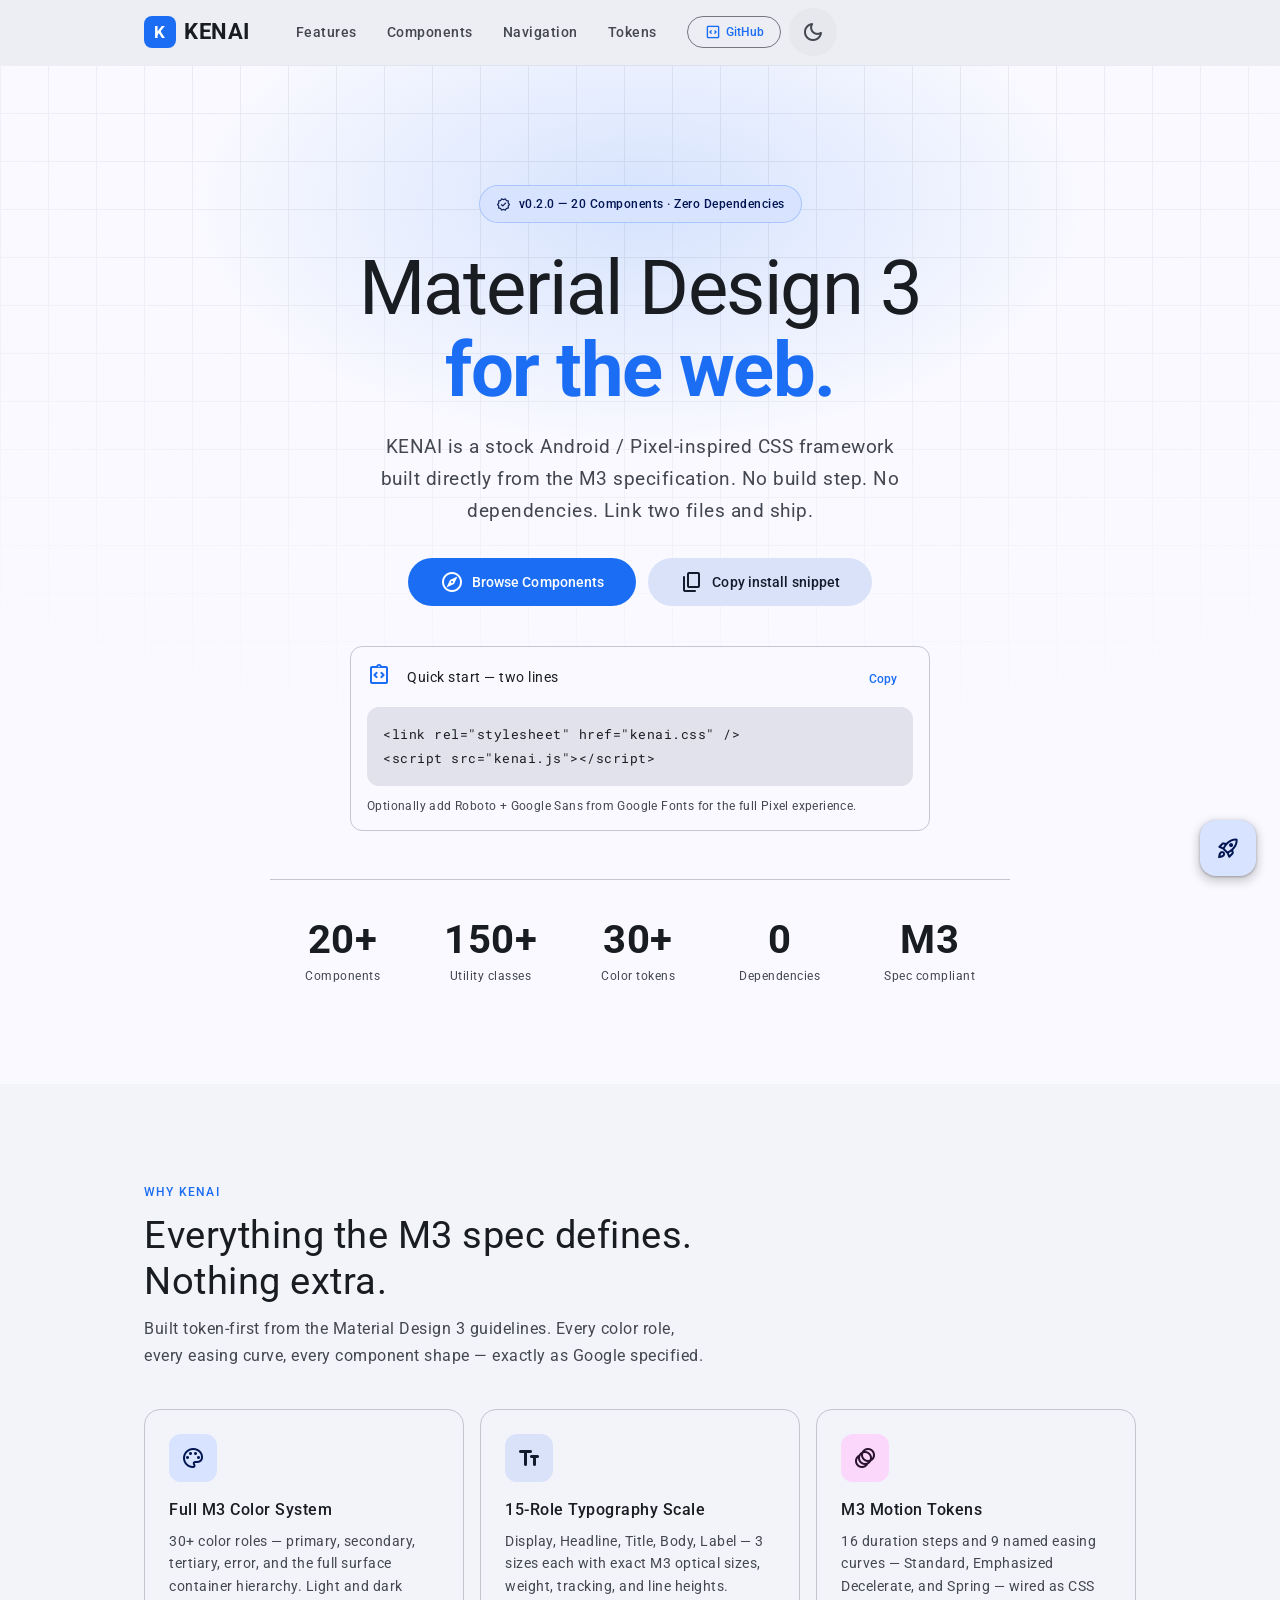
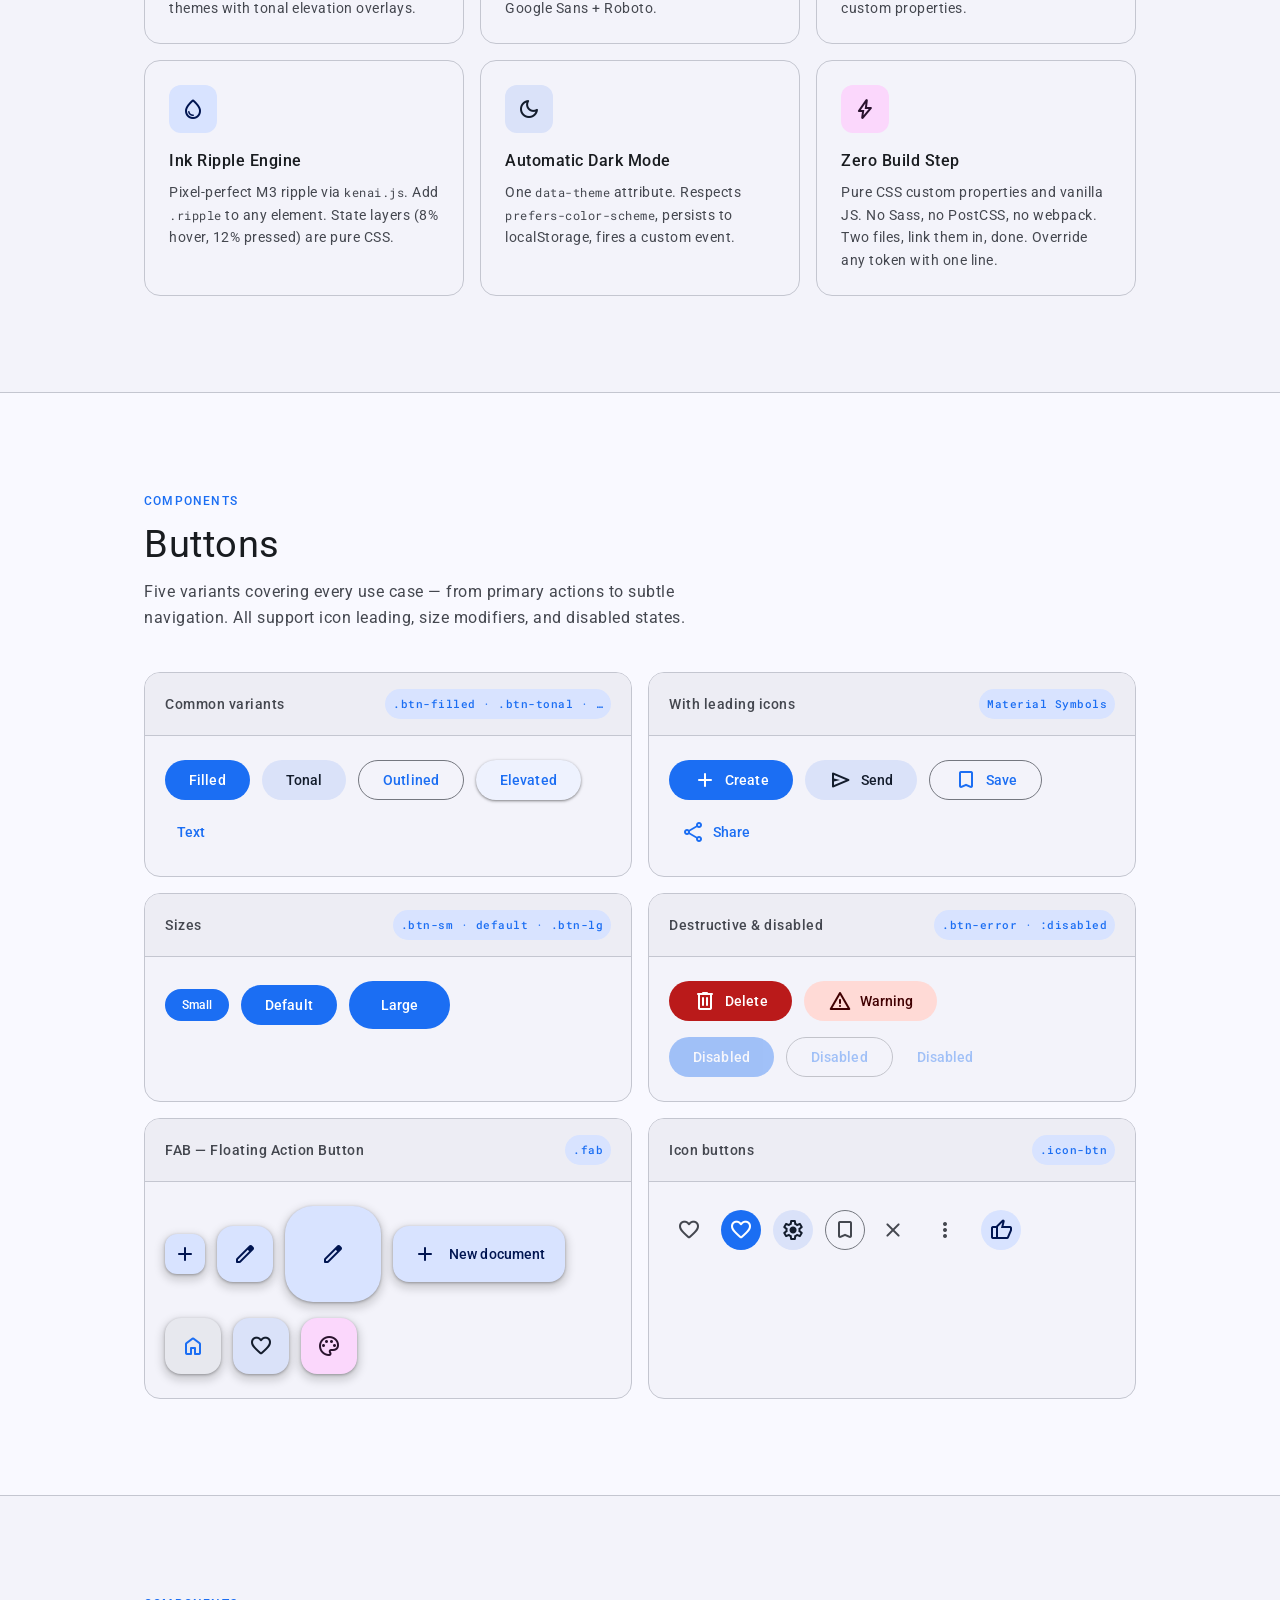
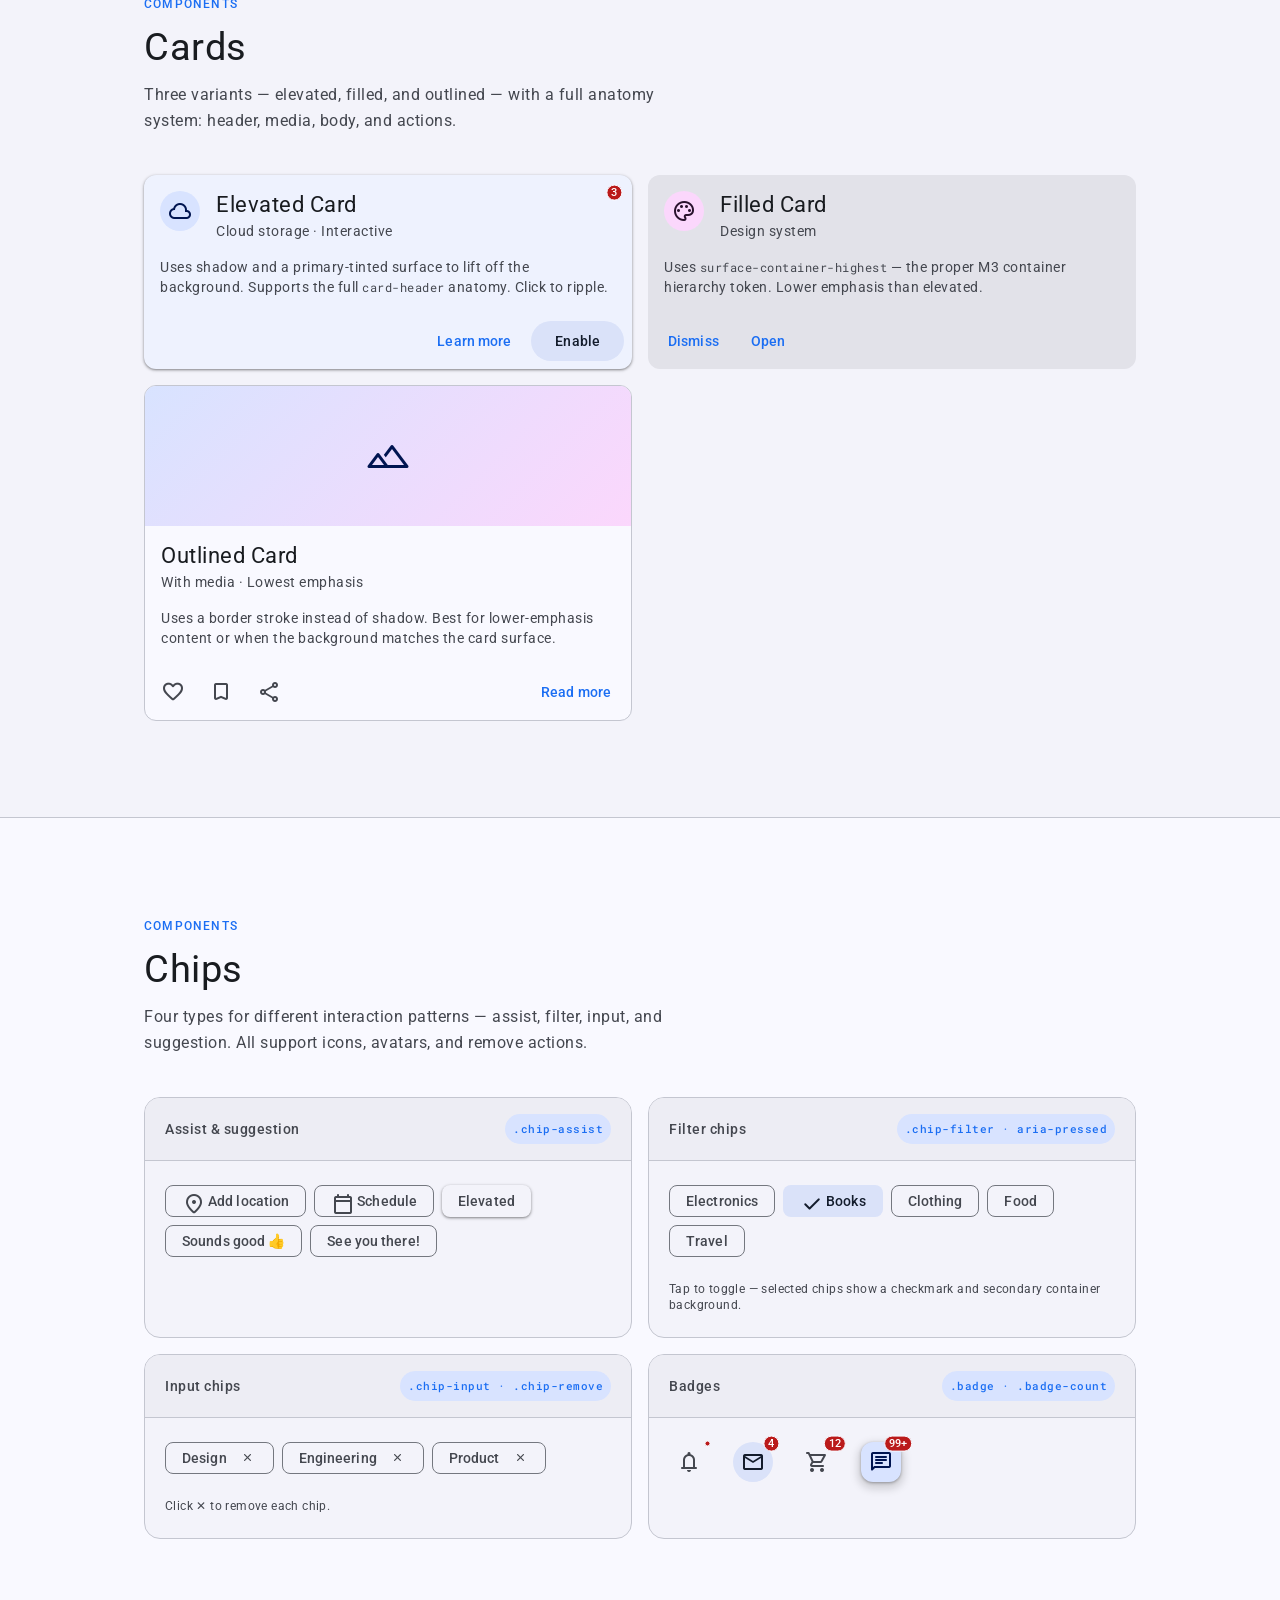
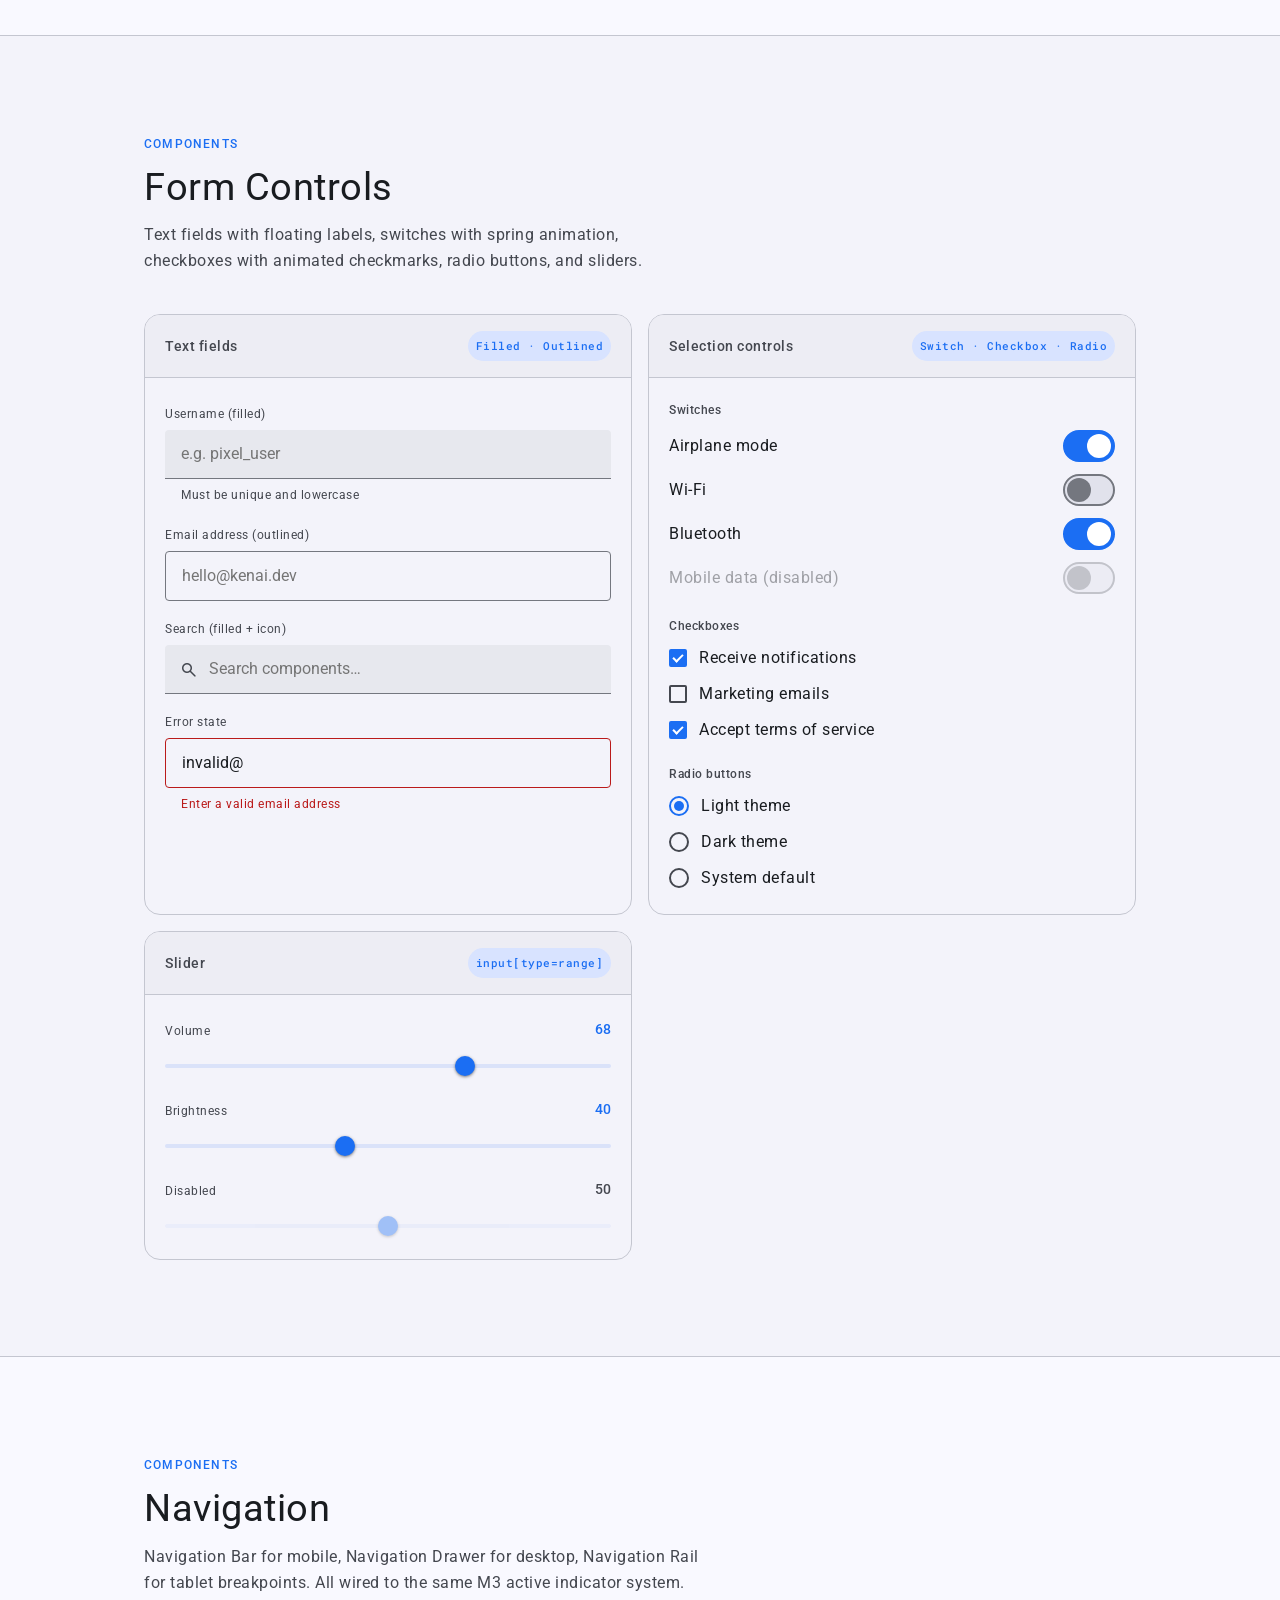
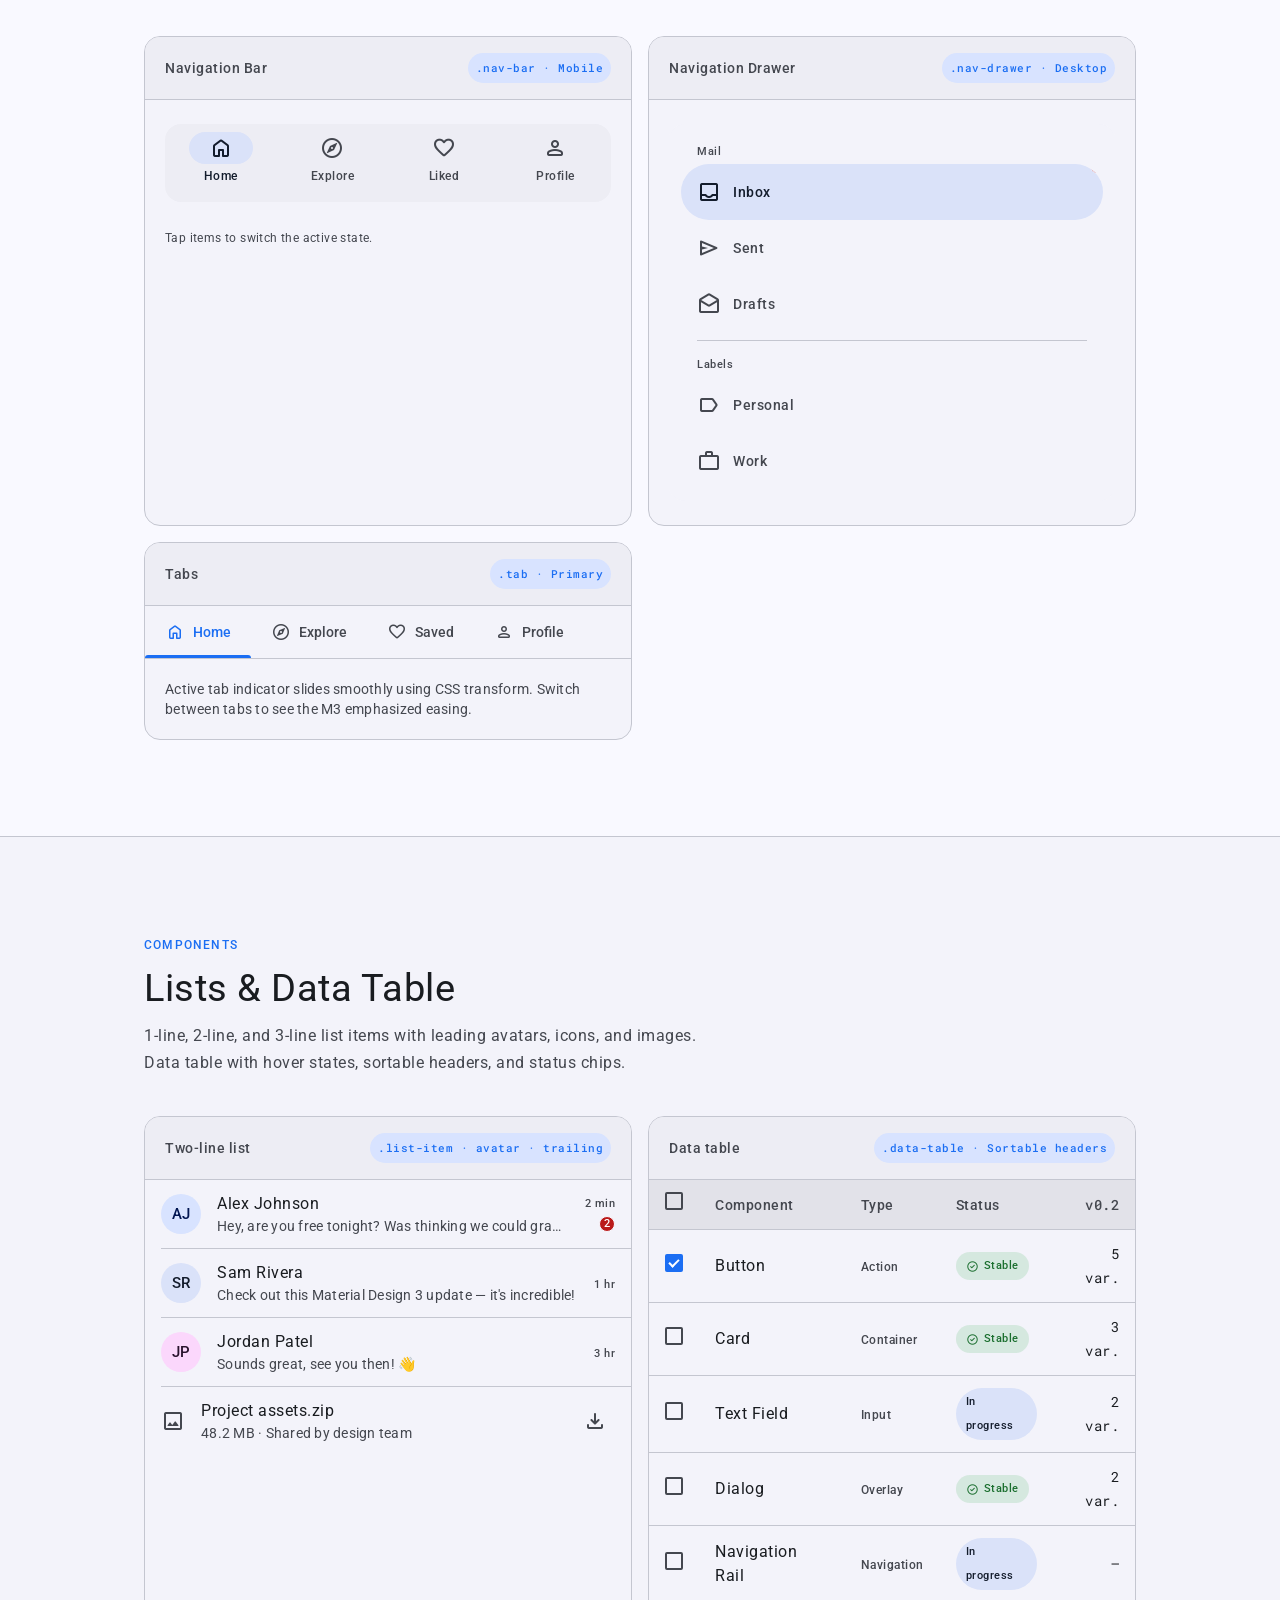
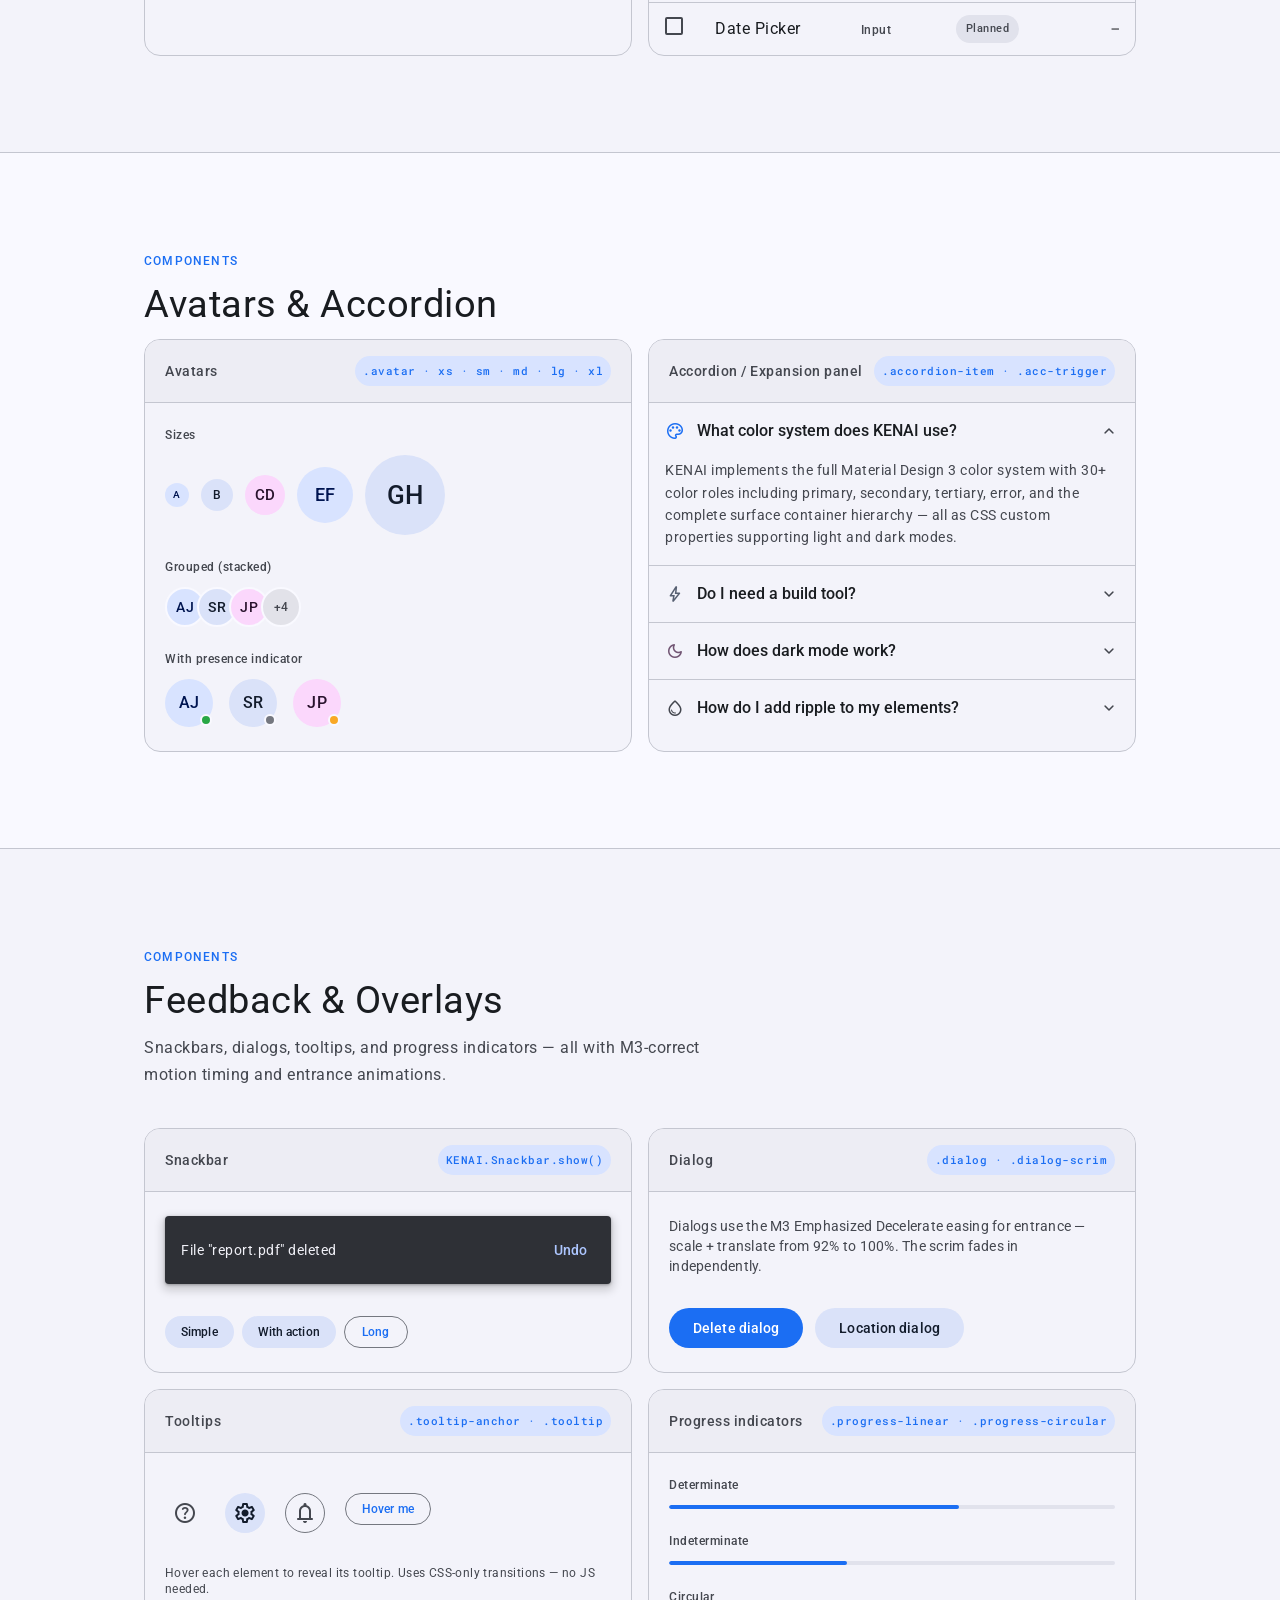
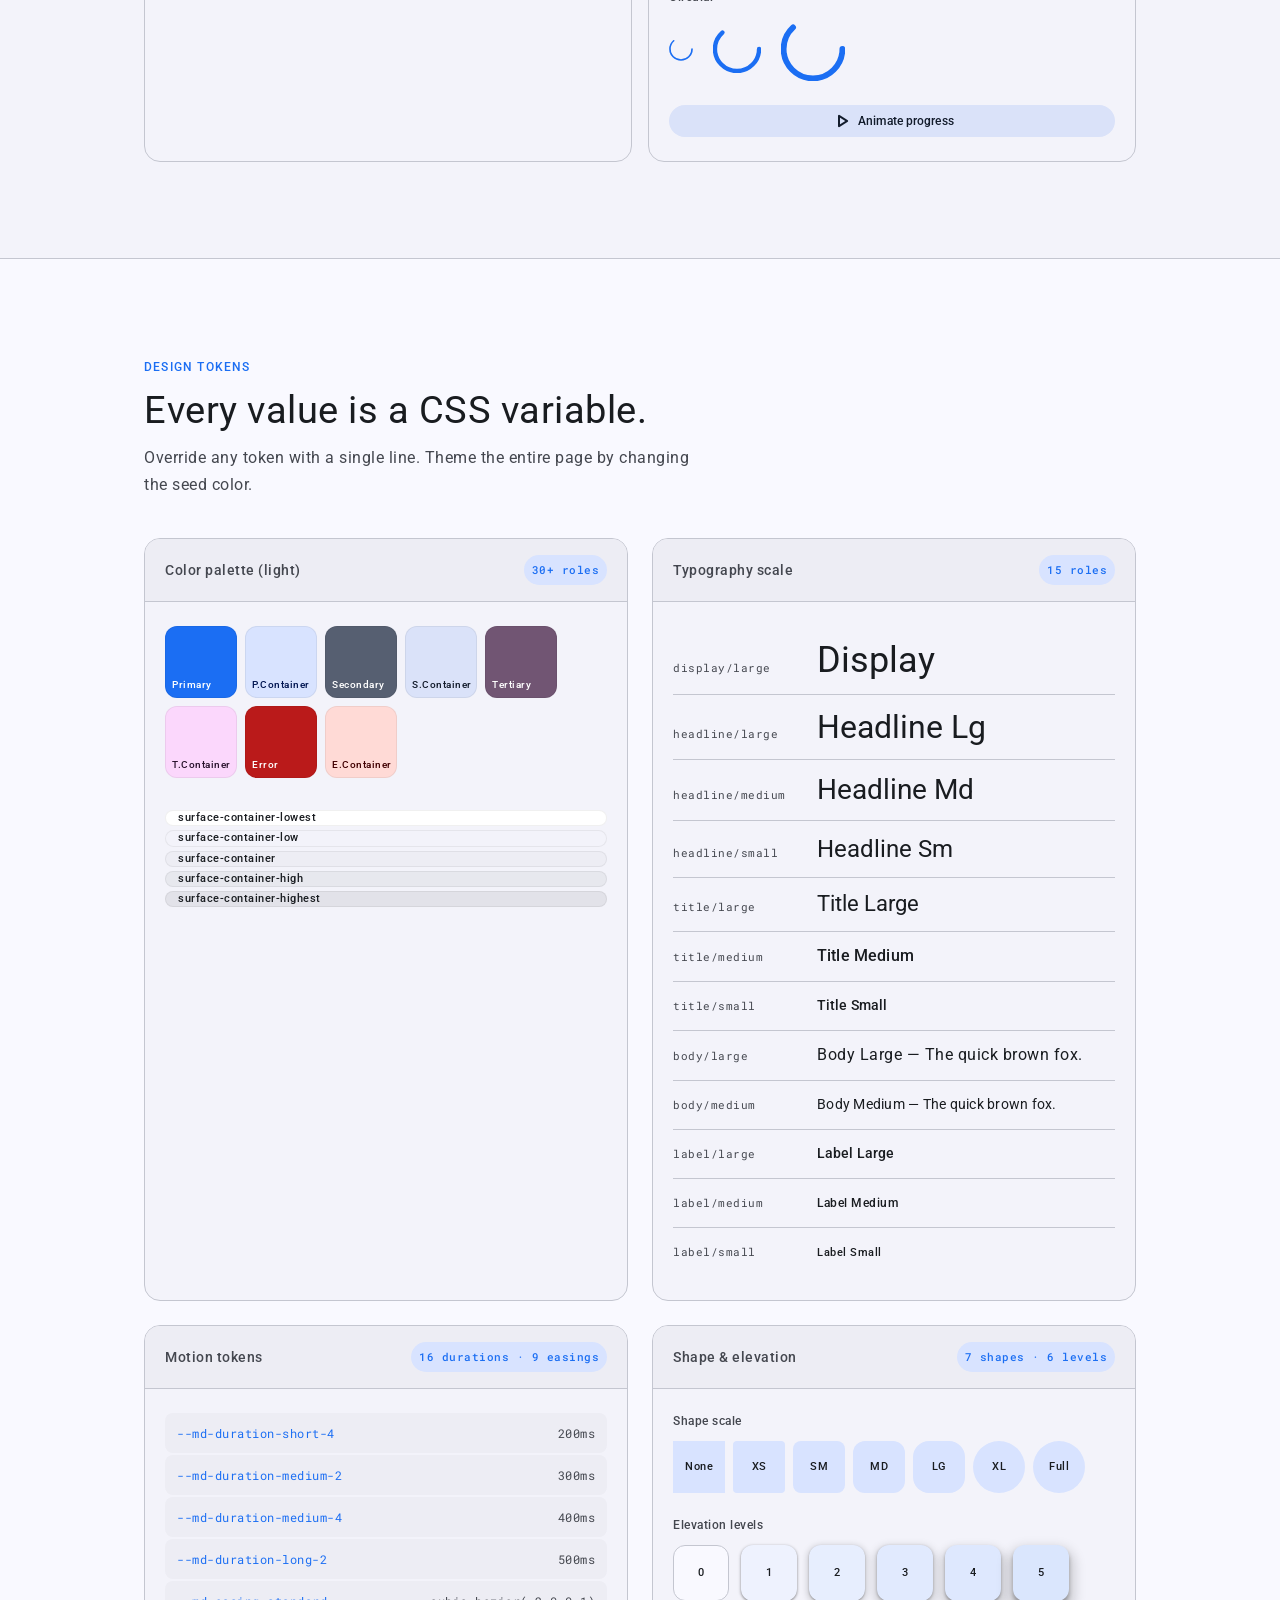
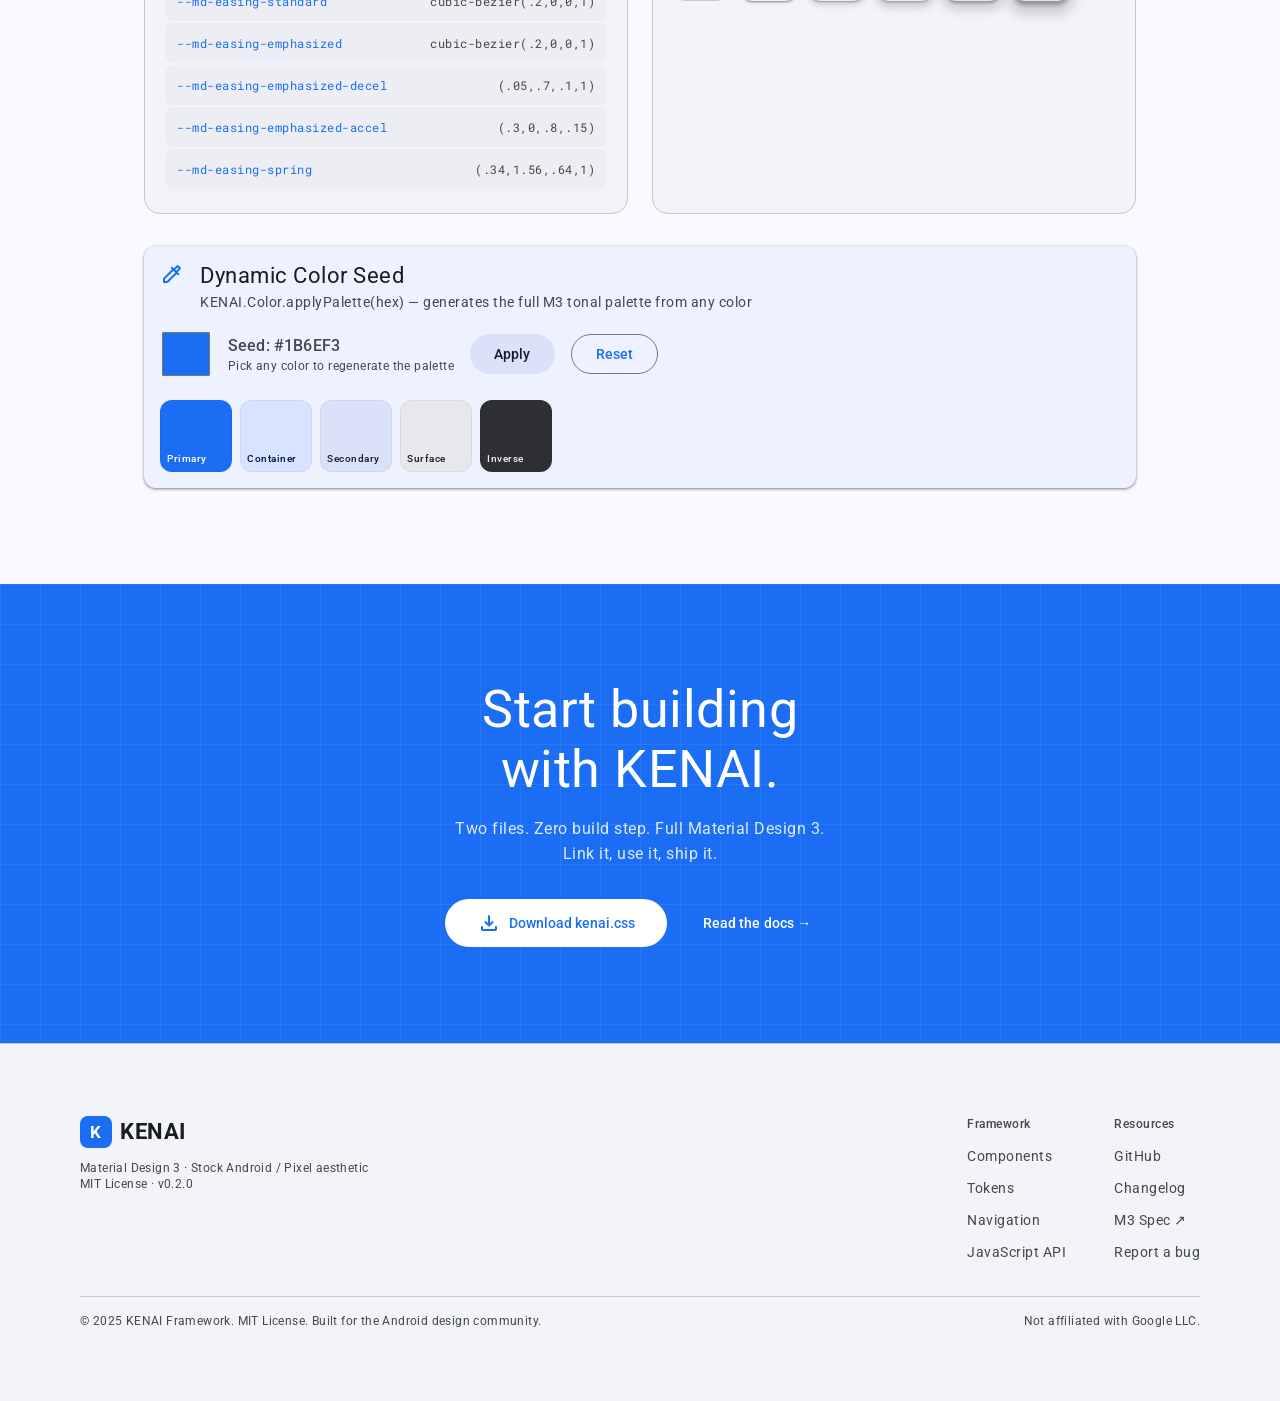
<file: index.html>
<!DOCTYPE html>
<html lang="en" data-theme="light">
<head>
  <meta charset="UTF-8" />
  <meta name="viewport" content="width=device-width, initial-scale=1.0" />
  <title>KENAI — Material Design 3 CSS Framework</title>
  <meta name="description" content="KENAI is a stock Android / Pixel-inspired Material Design 3 CSS framework. Link it. Use it. Ship it." />
  <link rel="preconnect" href="https://fonts.googleapis.com" />
  <link rel="preconnect" href="https://fonts.gstatic.com" crossorigin />
  <link href="https://fonts.googleapis.com/css2?family=Google+Sans:wght@400;500;700&family=Google+Sans+Display:wght@300;400;500;700&family=Roboto:wght@300;400;500;700&family=Roboto+Mono:wght@400;500&family=Material+Symbols+Rounded:opsz,wght,FILL,GRAD@24,400,1,0&display=swap" rel="stylesheet" />
  <link rel="stylesheet" href="kenai0.2.0.css" />

<style>
/* ============================================================
   PAGE TOKENS & OVERRIDES
============================================================ */
*, *::before, *::after { box-sizing: border-box; }

:root {
  --page-max: 1120px;
  --page-gutter: clamp(16px, 5vw, 64px);
}

/* ============================================================
   LAYOUT
============================================================ */
.page-wrap {
  width: 100%;
  max-width: var(--page-max);
  margin-inline: auto;
  padding-inline: var(--page-gutter);
}

/* ============================================================
   APP BAR
============================================================ */
.top-bar {
  position: sticky; top: 0; z-index: var(--md-z-fixed);
  background: var(--md-surface-container);
  border-bottom: 1px solid transparent;
  transition:
    border-color var(--md-duration-medium-2) var(--md-easing-standard),
    box-shadow   var(--md-duration-medium-2) var(--md-easing-standard),
    background   var(--md-duration-medium-2) var(--md-easing-standard);
}
.top-bar.scrolled {
  border-color: var(--md-outline-variant);
  box-shadow: var(--md-elevation-2);
}
.top-bar-inner {
  display: flex; align-items: center; gap: var(--md-spacing-2);
  height: 64px;
  max-width: var(--page-max);
  margin-inline: auto;
  padding-inline: var(--page-gutter);
}
.bar-logo {
  display: inline-flex; align-items: center; gap: var(--md-spacing-2);
  text-decoration: none;
  font-family: var(--md-font-brand);
  font-size: var(--md-title-large-size);
  font-weight: 700;
  color: var(--md-on-surface);
  flex-shrink: 0;
}
.bar-logo-mark {
  width: 32px; height: 32px;
  border-radius: var(--md-shape-small);
  background: var(--md-primary);
  color: var(--md-on-primary);
  display: flex; align-items: center; justify-content: center;
  font-size: 17px; font-weight: 700; font-family: var(--md-font-brand);
}
.bar-nav {
  display: flex; align-items: center; gap: 2px;
  margin-left: var(--md-spacing-6);
}
.bar-nav-link {
  padding: 8px 14px;
  border-radius: var(--md-shape-full);
  font-family: var(--md-font-plain);
  font-size: var(--md-label-large-size);
  font-weight: 500;
  color: var(--md-on-surface-variant);
  text-decoration: none;
  position: relative; overflow: hidden;
  transition: color var(--md-duration-short-3) var(--md-easing-standard);
}
.bar-nav-link::after {
  content: ''; position: absolute; inset: 0;
  background: currentColor; opacity: 0; border-radius: inherit;
  transition: opacity var(--md-duration-short-3);
}
.bar-nav-link:hover { color: var(--md-on-surface); opacity: 1; }
.bar-nav-link:hover::after { opacity: 0.08; }
@media (max-width: 700px) { .bar-nav { display: none; } }

/* ============================================================
   HERO
============================================================ */
.hero {
  position: relative; overflow: hidden;
  padding: clamp(56px, 10vw, 120px) var(--page-gutter) clamp(48px, 8vw, 96px);
  background: var(--md-surface);
  text-align: center;
}
.hero-grid {
  position: absolute; inset: 0; pointer-events: none;
  background-image:
    linear-gradient(var(--md-outline-variant) 1px, transparent 1px),
    linear-gradient(90deg, var(--md-outline-variant) 1px, transparent 1px);
  background-size: 48px 48px;
  opacity: 0.3;
  mask-image: radial-gradient(ellipse 90% 70% at 50% 0%, black 30%, transparent 100%);
}
.hero-glow {
  position: absolute; top: -100px; left: 50%; transform: translateX(-50%);
  width: min(900px, 110vw); height: 480px;
  background: radial-gradient(ellipse,
    color-mix(in srgb, var(--md-primary) 16%, transparent) 0%,
    transparent 70%);
  pointer-events: none;
}
.hero-inner {
  position: relative; z-index: 1;
  max-width: 740px; margin-inline: auto;
}
.hero-eyebrow {
  display: inline-flex; align-items: center; gap: var(--md-spacing-2);
  padding: 6px 16px;
  border-radius: var(--md-shape-full);
  background: var(--md-primary-container);
  color: var(--md-on-primary-container);
  font-size: var(--md-label-medium-size); font-weight: 500;
  margin-bottom: var(--md-spacing-6);
  border: 1px solid color-mix(in srgb, var(--md-primary) 25%, transparent);
  animation: fadeUp 500ms var(--md-easing-emphasized-decel) both;
}
.hero-h1 {
  font-family: 'Google Sans Display', var(--md-font-brand);
  font-size: clamp(2.4rem, 6.5vw, 4.75rem);
  line-height: 1.08;
  font-weight: 400;
  letter-spacing: -0.02em;
  color: var(--md-on-surface);
  margin-bottom: var(--md-spacing-5);
  animation: fadeUp 550ms 60ms var(--md-easing-emphasized-decel) both;
}
.hero-h1 strong { font-weight: 700; color: var(--md-primary); }
.hero-sub {
  font-size: clamp(1rem, 2.2vw, 1.2rem);
  line-height: 1.65;
  color: var(--md-on-surface-variant);
  max-width: 520px; margin-inline: auto;
  margin-bottom: var(--md-spacing-8);
  animation: fadeUp 600ms 120ms var(--md-easing-emphasized-decel) both;
}
.hero-actions {
  display: flex; flex-wrap: wrap; gap: var(--md-spacing-3);
  justify-content: center;
  animation: fadeUp 650ms 180ms var(--md-easing-emphasized-decel) both;
}
.hero-stats {
  display: flex; flex-wrap: wrap; justify-content: center;
  gap: clamp(24px, 6vw, 64px);
  padding-top: var(--md-spacing-10);
  margin-top: var(--md-spacing-12);
  border-top: 1px solid var(--md-outline-variant);
  animation: fadeUp 700ms 240ms var(--md-easing-emphasized-decel) both;
}
.stat-val {
  font-family: var(--md-font-brand);
  font-size: clamp(1.75rem, 4vw, 2.5rem);
  font-weight: 700; line-height: 1;
  color: var(--md-on-surface);
}
.stat-lbl {
  font-size: var(--md-body-small-size);
  color: var(--md-on-surface-variant);
  margin-top: 4px;
}

/* ============================================================
   SECTION WRAPPER
============================================================ */
.section {
  padding: clamp(48px, 8vw, 96px) var(--page-gutter);
  border-bottom: 1px solid var(--md-outline-variant);
}
.section:last-of-type { border-bottom: none; }
.section-alt { background: var(--md-surface-container-low); }

.sec-eyebrow {
  font-size: var(--md-label-medium-size); font-weight: 500;
  letter-spacing: 0.1em; text-transform: uppercase;
  color: var(--md-primary);
  margin-bottom: var(--md-spacing-2);
}
.sec-title {
  font-family: var(--md-font-brand);
  font-size: clamp(1.6rem, 3.5vw, 2.4rem);
  font-weight: 400; line-height: 1.2;
  color: var(--md-on-surface);
  margin-bottom: var(--md-spacing-3);
}
.sec-desc {
  font-size: var(--md-body-large-size);
  color: var(--md-on-surface-variant);
  max-width: 560px; line-height: 1.65;
  margin-bottom: var(--md-spacing-10);
}
.sec-label {
  font-size: var(--md-label-large-size); font-weight: 500;
  color: var(--md-on-surface-variant);
  letter-spacing: 0.04em;
  margin-bottom: var(--md-spacing-3);
  margin-top: var(--md-spacing-8);
  display: flex; align-items: center; gap: var(--md-spacing-2);
}
.sec-label:first-of-type { margin-top: 0; }

/* ============================================================
   SHOWCASE CARD  — M3 native, no dark boxes
============================================================ */
.showcase-grid {
  display: grid;
  grid-template-columns: repeat(auto-fit, minmax(min(100%, 340px), 1fr));
  gap: var(--md-spacing-4);
}
.showcase-grid-wide {
  display: grid;
  grid-template-columns: repeat(auto-fit, minmax(min(100%, 460px), 1fr));
  gap: var(--md-spacing-4);
}
.showcase-card {
  background: var(--md-surface-container-low);
  border: 1px solid var(--md-outline-variant);
  border-radius: var(--md-shape-large);
  overflow: hidden;
  display: flex; flex-direction: column;
}
.showcase-card-header {
  display: flex; align-items: center; justify-content: space-between;
  padding: var(--md-spacing-4) var(--md-spacing-5);
  border-bottom: 1px solid var(--md-outline-variant);
  background: var(--md-surface-container);
}
.showcase-card-title {
  font-family: var(--md-font-plain);
  font-size: var(--md-label-large-size); font-weight: 500;
  color: var(--md-on-surface-variant);
}
.showcase-card-tag {
  font-family: var(--md-font-mono);
  font-size: 11px;
  color: var(--md-primary);
  background: var(--md-primary-container);
  padding: 3px 8px;
  border-radius: var(--md-shape-full);
  font-weight: 500;
}
.showcase-card-body {
  padding: var(--md-spacing-6) var(--md-spacing-5);
  flex: 1;
  display: flex; flex-direction: column;
  gap: var(--md-spacing-4);
}
.showcase-card-row {
  display: flex; flex-wrap: wrap; align-items: center; gap: var(--md-spacing-3);
}

/* ============================================================
   FEATURE GRID
============================================================ */
.feature-grid {
  display: grid;
  grid-template-columns: repeat(auto-fit, minmax(min(100%, 260px), 1fr));
  gap: var(--md-spacing-4);
}
.feat-card {
  padding: var(--md-spacing-6);
  background: var(--md-surface-container-low);
  border: 1px solid var(--md-outline-variant);
  border-radius: var(--md-shape-large);
  transition:
    box-shadow   var(--md-duration-medium-1) var(--md-easing-standard),
    border-color var(--md-duration-medium-1) var(--md-easing-standard),
    background   var(--md-duration-medium-1) var(--md-easing-standard);
}
.feat-card:hover {
  box-shadow: var(--md-elevation-2);
  border-color: var(--md-outline);
  background: var(--md-surface-container);
}
.feat-icon {
  width: 48px; height: 48px; border-radius: var(--md-shape-medium);
  display: flex; align-items: center; justify-content: center;
  font-size: 24px; margin-bottom: var(--md-spacing-4);
}
.feat-title {
  font-family: var(--md-font-brand);
  font-size: var(--md-title-medium-size); font-weight: 500;
  color: var(--md-on-surface);
  margin-bottom: var(--md-spacing-2);
}
.feat-desc {
  font-size: var(--md-body-medium-size);
  color: var(--md-on-surface-variant);
  line-height: 1.6;
}

/* ============================================================
   COLOR SWATCHES
============================================================ */
.swatch-row {
  display: flex; flex-wrap: wrap; gap: var(--md-spacing-2);
}
.swatch {
  width: 72px; height: 72px;
  border-radius: var(--md-shape-medium);
  display: flex; flex-direction: column;
  align-items: flex-start; justify-content: flex-end;
  padding: 6px;
  font-size: 10px; font-weight: 500;
  line-height: 1.3;
  border: 1px solid rgba(0,0,0,0.06);
}
.swatch-wide {
  width: auto; flex: 1; min-width: 100px; height: 56px;
  flex-direction: row; justify-content: space-between; align-items: center;
  padding: 0 var(--md-spacing-3);
  font-size: 11px;
}

/* ============================================================
   TOKEN TABLE
============================================================ */
.token-list { display: flex; flex-direction: column; gap: 2px; }
.token-row {
  display: flex; align-items: center; gap: var(--md-spacing-3);
  padding: var(--md-spacing-2) var(--md-spacing-3);
  border-radius: var(--md-shape-small);
  background: var(--md-surface-container);
  font-size: var(--md-body-small-size);
}
.token-row:hover { background: var(--md-surface-container-high); }
.t-name {
  font-family: var(--md-font-mono); font-size: 12px;
  color: var(--md-primary); flex: 1;
}
.t-val {
  font-family: var(--md-font-mono); font-size: 12px;
  color: var(--md-on-surface-variant);
}

/* ============================================================
   TYPE SPECIMEN
============================================================ */
.type-row {
  padding: var(--md-spacing-3) 0;
  border-bottom: 1px solid var(--md-outline-variant);
  display: flex; align-items: baseline; gap: var(--md-spacing-6);
}
.type-row:last-child { border-bottom: none; }
.type-meta {
  font-family: var(--md-font-mono); font-size: 11px;
  color: var(--md-on-surface-variant);
  min-width: 120px; flex-shrink: 0;
}

/* ============================================================
   NATIVE FORM CONTROLS (demo-only, minimal)
============================================================ */
.sw { appearance: none; width: 52px; height: 32px; border-radius: var(--md-shape-full); background: var(--md-surface-variant); border: 2px solid var(--md-outline); cursor: pointer; position: relative; transition: background var(--md-duration-short-4) var(--md-easing-spring), border-color var(--md-duration-short-4); flex-shrink: 0; }
.sw::after { content: ''; position: absolute; top: 50%; left: 2px; width: 24px; height: 24px; border-radius: 50%; background: var(--md-outline); transform: translateY(-50%); transition: transform var(--md-duration-medium-1) var(--md-easing-spring), background var(--md-duration-short-4); }
.sw:checked { background: var(--md-primary); border-color: var(--md-primary); }
.sw:checked::after { transform: translateY(-50%) translateX(20px); background: var(--md-on-primary); }
.cb { appearance: none; width: 18px; height: 18px; border: 2px solid var(--md-on-surface-variant); border-radius: 2px; cursor: pointer; position: relative; transition: background var(--md-duration-short-3), border-color var(--md-duration-short-3); flex-shrink: 0; }
.cb:checked { background: var(--md-primary); border-color: var(--md-primary); }
.cb:checked::after { content: ''; position: absolute; top: 1px; left: 4px; width: 6px; height: 10px; border: 2px solid var(--md-on-primary); border-top: none; border-left: none; transform: rotate(45deg); }
.rb { appearance: none; width: 20px; height: 20px; border: 2px solid var(--md-on-surface-variant); border-radius: 50%; cursor: pointer; position: relative; transition: border-color var(--md-duration-short-3); flex-shrink: 0; }
.rb:checked { border-color: var(--md-primary); }
.rb:checked::after { content: ''; position: absolute; top: 50%; left: 50%; width: 10px; height: 10px; border-radius: 50%; background: var(--md-primary); transform: translate(-50%, -50%); }
.sl { appearance: none; width: 100%; height: 4px; border-radius: var(--md-shape-full); background: var(--md-secondary-container); cursor: pointer; outline: none; accent-color: var(--md-primary); }
.sl::-webkit-slider-thumb { appearance: none; width: 20px; height: 20px; border-radius: 50%; background: var(--md-primary); cursor: pointer; box-shadow: var(--md-elevation-1); }

/* ============================================================
   TEXT FIELD DEMO
============================================================ */
.tf-filled {
  background: var(--md-surface-container-high);
  border: none; border-bottom: 1px solid var(--md-outline);
  border-radius: var(--md-shape-extra-small) var(--md-shape-extra-small) 0 0;
  padding: 12px 16px; color: var(--md-on-surface);
  font-size: var(--md-body-large-size); font-family: var(--md-font-plain);
  outline: none; width: 100%;
  transition: border-color var(--md-duration-short-3);
}
.tf-filled:focus { border-bottom: 2px solid var(--md-primary); }
.tf-outlined {
  background: transparent;
  border: 1px solid var(--md-outline);
  border-radius: var(--md-shape-extra-small);
  padding: 12px 16px; color: var(--md-on-surface);
  font-size: var(--md-body-large-size); font-family: var(--md-font-plain);
  outline: none; width: 100%;
  transition: border-color var(--md-duration-short-3), border-width var(--md-duration-short-3);
}
.tf-outlined:focus { border: 2px solid var(--md-primary); }
.tf-label { font-size: var(--md-label-medium-size); color: var(--md-on-surface-variant); margin-bottom: 4px; display: block; }
.tf-support { font-size: var(--md-body-small-size); color: var(--md-on-surface-variant); margin-top: 4px; padding-left: 16px; }

/* ============================================================
   TABS DEMO
============================================================ */
.tabs-bar {
  display: flex; overflow-x: auto; scrollbar-width: none;
  border-bottom: 1px solid var(--md-outline-variant);
}
.tabs-bar::-webkit-scrollbar { display: none; }
.tab-btn {
  flex-shrink: 0; display: flex; align-items: center; gap: var(--md-spacing-2);
  padding: 14px var(--md-spacing-5); min-width: 80px;
  font-family: var(--md-font-plain); font-size: var(--md-title-small-size); font-weight: 500;
  color: var(--md-on-surface-variant); cursor: pointer; border: none; background: none;
  position: relative; white-space: nowrap; overflow: hidden;
  transition: color var(--md-duration-short-3);
}
.tab-btn::after { content: ''; position: absolute; bottom: 0; left: 0; right: 0; height: 3px; border-radius: 3px 3px 0 0; background: var(--md-primary); transform: scaleX(0); transform-origin: center; transition: transform var(--md-duration-short-4) var(--md-easing-standard); }
.tab-btn.active { color: var(--md-primary); }
.tab-btn.active::after { transform: scaleX(1); }
.tab-btn-state { position: absolute; inset: 0; background: currentColor; opacity: 0; border-radius: inherit; pointer-events: none; transition: opacity var(--md-duration-short-3); }
.tab-btn:hover .tab-btn-state { opacity: 0.08; }

/* ============================================================
   LIST ITEM DEMO (inline, no .list class conflict)
============================================================ */
.list-demo-item {
  display: flex; align-items: center; gap: var(--md-spacing-4);
  padding: var(--md-spacing-3) var(--md-spacing-4);
  min-height: 56px; cursor: pointer; position: relative; overflow: hidden;
  transition: background var(--md-duration-short-3);
}
.list-demo-item::after { content: ''; position: absolute; inset: 0; background: var(--md-on-surface); opacity: 0; pointer-events: none; transition: opacity var(--md-duration-short-3); }
.list-demo-item:hover::after { opacity: 0.08; }
.list-avatar {
  width: 40px; height: 40px; border-radius: 50%; flex-shrink: 0;
  display: flex; align-items: center; justify-content: center;
  font-family: var(--md-font-brand); font-weight: 500; font-size: 15px;
}

/* ============================================================
   DIALOG BACKDROP
============================================================ */
.dialog-backdrop {
  position: fixed; inset: 0;
  background: var(--md-scrim);
  display: flex; align-items: center; justify-content: center;
  z-index: var(--md-z-modal);
  padding: var(--md-spacing-6);
  animation: kenai-fade-in var(--md-duration-medium-2) var(--md-easing-standard);
}
.demo-dialog {
  background: var(--md-surface-container-high);
  border-radius: var(--md-shape-dialog);
  padding: var(--md-spacing-6);
  max-width: 480px; width: 100%;
  box-shadow: var(--md-elevation-3);
  animation: dlgEnter var(--md-duration-medium-3) var(--md-easing-emphasized-decel);
}
@keyframes dlgEnter { from { opacity: 0; transform: scale(0.92) translateY(12px); } to { opacity: 1; transform: scale(1) translateY(0); } }

/* ============================================================
   TOOLTIP DEMO
============================================================ */
.tt-anchor { position: relative; display: inline-flex; }
.tt-tip {
  position: absolute; bottom: calc(100% + 8px); left: 50%;
  transform: translateX(-50%) translateY(4px);
  background: var(--md-inverse-surface); color: var(--md-inverse-on-surface);
  padding: 4px 10px; border-radius: var(--md-shape-extra-small);
  font-size: var(--md-label-small-size); font-weight: 500;
  white-space: nowrap; pointer-events: none; opacity: 0;
  z-index: var(--md-z-tooltip);
  transition: opacity var(--md-duration-short-3), transform var(--md-duration-short-3);
}
.tt-anchor:hover .tt-tip { opacity: 1; transform: translateX(-50%) translateY(0); }

/* ============================================================
   NAV BAR DEMO
============================================================ */
.nav-bar-demo {
  display: flex; background: var(--md-surface-container);
  border-radius: var(--md-shape-large); overflow: hidden;
}
.nb-item {
  flex: 1; display: flex; flex-direction: column; align-items: center;
  justify-content: center; gap: 4px; padding: 12px 0 14px;
  cursor: pointer; color: var(--md-on-surface-variant);
  position: relative; transition: color var(--md-duration-short-3);
}
.nb-indicator {
  position: absolute; top: 8px; left: 50%; transform: translateX(-50%);
  width: 64px; height: 32px; border-radius: var(--md-shape-full);
  background: transparent;
  transition: background var(--md-duration-medium-2) var(--md-easing-emphasized);
}
.nb-item.active { color: var(--md-on-secondary-container); }
.nb-item.active .nb-indicator { background: var(--md-secondary-container); }
.nb-icon { position: relative; z-index: 1; font-size: 24px; }
.nb-label { font-size: var(--md-label-medium-size); font-weight: 500; }

/* ============================================================
   NAV DRAWER DEMO
============================================================ */
.drawer-demo {
  background: var(--md-surface-container-low);
  border-radius: var(--md-shape-large); overflow: hidden;
  padding: var(--md-spacing-3);
}
.dr-item {
  display: flex; align-items: center; gap: var(--md-spacing-3);
  padding: 0 var(--md-spacing-4); height: 56px; border-radius: var(--md-shape-full);
  font-size: var(--md-label-large-size); font-weight: 500;
  color: var(--md-on-surface-variant); cursor: pointer;
  transition: background var(--md-duration-short-3), color var(--md-duration-short-3);
  position: relative; overflow: hidden;
}
.dr-item::after { content: ''; position: absolute; inset: 0; background: currentColor; opacity: 0; border-radius: inherit; pointer-events: none; transition: opacity var(--md-duration-short-3); }
.dr-item:hover::after { opacity: 0.08; }
.dr-item.active { background: var(--md-secondary-container); color: var(--md-on-secondary-container); }

/* ============================================================
   DATA TABLE DEMO
============================================================ */
.demo-table { width: 100%; border-collapse: collapse; font-size: var(--md-body-medium-size); }
.demo-table thead { background: var(--md-surface-container-highest); }
.demo-table th { padding: var(--md-spacing-3) var(--md-spacing-4); text-align: left; font-size: var(--md-label-large-size); font-weight: 500; color: var(--md-on-surface-variant); border-bottom: 1px solid var(--md-outline-variant); white-space: nowrap; }
.demo-table td { padding: var(--md-spacing-3) var(--md-spacing-4); border-bottom: 1px solid var(--md-outline-variant); color: var(--md-on-surface); }
.demo-table tbody tr:last-child td { border-bottom: none; }
.demo-table tbody tr { transition: background var(--md-duration-short-3); }
.demo-table tbody tr:hover { background: color-mix(in srgb, var(--md-on-surface) 6%, transparent); }
.demo-table .num { text-align: right; font-variant-numeric: tabular-nums; font-family: var(--md-font-mono); }
.status-chip { display: inline-flex; align-items: center; gap: 5px; padding: 2px 10px; border-radius: var(--md-shape-full); font-size: var(--md-label-small-size); font-weight: 500; }
.status-active { background: color-mix(in srgb, #28A745 15%, transparent); color: #1A6E2E; }
.status-pending { background: var(--md-secondary-container); color: var(--md-on-secondary-container); }
.status-inactive { background: var(--md-surface-variant); color: var(--md-on-surface-variant); }
[data-theme="dark"] .status-active { color: #7EE787; }

/* ============================================================
   ACCORDION DEMO
============================================================ */
.acc-item { border-bottom: 1px solid var(--md-outline-variant); }
.acc-item:last-child { border-bottom: none; }
.acc-trigger {
  display: flex; align-items: center; gap: var(--md-spacing-3);
  width: 100%; padding: var(--md-spacing-4); background: none; border: none;
  cursor: pointer; font-family: var(--md-font-plain); font-size: var(--md-body-large-size);
  font-weight: 500; color: var(--md-on-surface); text-align: left;
  position: relative; overflow: hidden;
  transition: background var(--md-duration-short-3);
}
.acc-trigger::before { content: ''; position: absolute; inset: 0; background: currentColor; opacity: 0; pointer-events: none; transition: opacity var(--md-duration-short-3); }
.acc-trigger:hover::before { opacity: 0.08; }
.acc-chevron { margin-left: auto; font-size: 20px; color: var(--md-on-surface-variant); transition: transform var(--md-duration-medium-2) var(--md-easing-emphasized); flex-shrink: 0; }
.acc-item.open .acc-chevron { transform: rotate(180deg); }
.acc-body { overflow: hidden; max-height: 0; transition: max-height var(--md-duration-medium-3) var(--md-easing-emphasized-decel); }
.acc-item.open .acc-body { max-height: 300px; }
.acc-content { padding: 0 var(--md-spacing-4) var(--md-spacing-4); color: var(--md-on-surface-variant); font-size: var(--md-body-medium-size); line-height: 1.6; }

/* ============================================================
   AVATAR CLUSTER
============================================================ */
.avatar-demo {
  display: flex; align-items: center; gap: var(--md-spacing-3); flex-wrap: wrap;
}
.av {
  border-radius: 50%; display: flex; align-items: center; justify-content: center;
  font-family: var(--md-font-brand); font-weight: 500; flex-shrink: 0;
  overflow: hidden;
}

/* ============================================================
   CTA SECTION
============================================================ */
.cta-wrap {
  padding: clamp(48px, 8vw, 96px) var(--page-gutter);
  background: var(--md-primary);
  text-align: center;
  position: relative; overflow: hidden;
}
.cta-wrap::before {
  content: '';
  position: absolute; inset: 0;
  background-image:
    linear-gradient(rgba(255,255,255,0.06) 1px, transparent 1px),
    linear-gradient(90deg, rgba(255,255,255,0.06) 1px, transparent 1px);
  background-size: 40px 40px;
}
.cta-inner { position: relative; z-index: 1; max-width: 600px; margin-inline: auto; }
.cta-h2 {
  font-family: 'Google Sans Display', var(--md-font-brand);
  font-size: clamp(2rem, 5vw, 3.25rem);
  font-weight: 400; line-height: 1.15;
  color: var(--md-on-primary);
  margin-bottom: var(--md-spacing-4);
}
.cta-sub {
  font-size: var(--md-body-large-size);
  color: var(--md-on-primary); opacity: 0.85;
  margin-bottom: var(--md-spacing-8);
  line-height: 1.6;
}
.btn-cta {
  display: inline-flex; align-items: center; gap: var(--md-spacing-2);
  height: 48px; padding: 0 var(--md-spacing-8);
  background: var(--md-on-primary); color: var(--md-primary);
  border: none; border-radius: var(--md-shape-full);
  font-family: var(--md-font-plain); font-size: var(--md-title-small-size); font-weight: 500;
  cursor: pointer; position: relative; overflow: hidden;
  transition: box-shadow var(--md-duration-short-4) var(--md-easing-standard),
              transform var(--md-duration-short-3) var(--md-easing-spring);
}
.btn-cta::after { content: ''; position: absolute; inset: 0; background: currentColor; opacity: 0; pointer-events: none; transition: opacity var(--md-duration-short-3); }
.btn-cta:hover::after { opacity: 0.06; }
.btn-cta:hover { box-shadow: 0 4px 24px rgba(0,0,0,0.25); }
.btn-cta:active { transform: scale(0.97); }

/* ============================================================
   FOOTER
============================================================ */
footer {
  background: var(--md-surface-container-low);
  border-top: 1px solid var(--md-outline-variant);
  padding: clamp(36px, 6vw, 72px) var(--page-gutter);
}
.footer-inner { max-width: var(--page-max); margin-inline: auto; }
.footer-brand {
  display: inline-flex; align-items: center; gap: var(--md-spacing-2);
  font-family: var(--md-font-brand); font-size: var(--md-title-large-size);
  font-weight: 700; color: var(--md-on-surface); margin-bottom: var(--md-spacing-2);
}
.footer-links a {
  font-size: var(--md-body-medium-size); color: var(--md-on-surface-variant);
  transition: color var(--md-duration-short-3);
}
.footer-links a:hover { color: var(--md-primary); opacity: 1; }

/* ============================================================
   ANIMATIONS
============================================================ */
@keyframes fadeUp {
  from { opacity: 0; transform: translateY(24px); }
  to   { opacity: 1; transform: translateY(0); }
}
.fade-up { animation: fadeUp var(--md-duration-long-1) var(--md-easing-emphasized-decel) both; }
.d1 { animation-delay: 0ms; }
.d2 { animation-delay: 70ms; }
.d3 { animation-delay: 140ms; }
.d4 { animation-delay: 210ms; }
.d5 { animation-delay: 280ms; }
</style>
</head>
<body>

<!-- ============================================================
     TOP APP BAR
============================================================ -->
<header class="top-bar" id="topBar">
  <div class="top-bar-inner">
    <a class="bar-logo ripple" href="#" data-ripple>
      <div class="bar-logo-mark">K</div>
      KENAI
    </a>
    <nav class="bar-nav">
      <a class="bar-nav-link" href="#features">Features</a>
      <a class="bar-nav-link" href="#components">Components</a>
      <a class="bar-nav-link" href="#navigation">Navigation</a>
      <a class="bar-nav-link" href="#tokens">Tokens</a>
    </nav>
    <div class="spacer"></div>
    <div class="flex items-center gap-2">
      <button class="btn btn-outlined btn-sm ripple" data-ripple
        onclick="KENAI.Snackbar.show('GitHub repo coming soon!')">
        <span class="material-symbols-rounded" style="font-size:18px;">code_blocks</span>
        GitHub
      </button>
      <button class="kenai-theme-toggle" data-kenai-theme-toggle aria-label="Toggle theme">
        <span class="material-symbols-rounded icon-dark">dark_mode</span>
        <span class="material-symbols-rounded icon-light">light_mode</span>
      </button>
    </div>
  </div>
</header>


<!-- ============================================================
     HERO
============================================================ -->
<section class="hero">
  <div class="hero-grid"></div>
  <div class="hero-glow"></div>
  <div class="hero-inner">

    <div class="hero-eyebrow">
      <span class="material-symbols-rounded" style="font-size:15px;">new_releases</span>
      v0.2.0 — 20 Components · Zero Dependencies
    </div>

    <h1 class="hero-h1">
      Material Design 3<br>
      <strong>for the web.</strong>
    </h1>

    <p class="hero-sub">
      KENAI is a stock Android / Pixel-inspired CSS framework built directly from the M3 specification.
      No build step. No dependencies. Link two files and ship.
    </p>

    <div class="hero-actions">
      <a href="#components" class="btn btn-filled btn-lg ripple" data-ripple style="text-decoration:none;">
        <span class="material-symbols-rounded">explore</span>
        Browse Components
      </a>
      <button class="btn btn-tonal btn-lg ripple" data-ripple onclick="copyInstall()">
        <span class="material-symbols-rounded">content_copy</span>
        Copy install snippet
      </button>
    </div>

    <!-- Install snippet — M3 surface card, no dark box -->
    <div style="margin-top: var(--md-spacing-10); max-width: 580px; margin-inline: auto;">
      <div class="card card-outlined" style="text-align:left;">
        <div class="card-header" style="padding-bottom: var(--md-spacing-3);">
          <span class="material-symbols-rounded text-primary">integration_instructions</span>
          <div class="card-header-text">
            <p class="card-title" style="font-size:var(--md-title-small-size);">Quick start — two lines</p>
          </div>
          <button class="btn btn-text btn-sm ripple" data-ripple onclick="copyInstall()">Copy</button>
        </div>
        <div class="card-body" style="padding-top:0;">
          <pre style="font-family:var(--md-font-mono);font-size:13px;line-height:1.8;color:var(--md-on-surface);white-space:pre-wrap;word-break:break-all;">&lt;link rel="stylesheet" href="kenai.css" /&gt;
&lt;script src="kenai.js"&gt;&lt;/script&gt;</pre>
          <p class="body-small text-on-surface-variant" style="margin-top:var(--md-spacing-3);">
            Optionally add Roboto + Google Sans from Google Fonts for the full Pixel experience.
          </p>
        </div>
      </div>
    </div>

    <div class="hero-stats">
      <div><div class="stat-val">20+</div><div class="stat-lbl">Components</div></div>
      <div><div class="stat-val">150+</div><div class="stat-lbl">Utility classes</div></div>
      <div><div class="stat-val">30+</div><div class="stat-lbl">Color tokens</div></div>
      <div><div class="stat-val">0</div><div class="stat-lbl">Dependencies</div></div>
      <div><div class="stat-val">M3</div><div class="stat-lbl">Spec compliant</div></div>
    </div>
  </div>
</section>


<!-- ============================================================
     FEATURES
============================================================ -->
<section class="section section-alt" id="features">
  <div class="page-wrap">
    <div class="sec-eyebrow">Why KENAI</div>
    <h2 class="sec-title">Everything the M3 spec defines.<br>Nothing extra.</h2>
    <p class="sec-desc">Built token-first from the Material Design 3 guidelines. Every color role, every easing curve, every component shape — exactly as Google specified.</p>

    <div class="feature-grid">
      <div class="feat-card">
        <div class="feat-icon" style="background:var(--md-primary-container);color:var(--md-on-primary-container);">
          <span class="material-symbols-rounded">palette</span>
        </div>
        <div class="feat-title">Full M3 Color System</div>
        <p class="feat-desc">30+ color roles — primary, secondary, tertiary, error, and the full surface container hierarchy. Light and dark themes with tonal elevation overlays.</p>
      </div>
      <div class="feat-card">
        <div class="feat-icon" style="background:var(--md-secondary-container);color:var(--md-on-secondary-container);">
          <span class="material-symbols-rounded">text_fields</span>
        </div>
        <div class="feat-title">15-Role Typography Scale</div>
        <p class="feat-desc">Display, Headline, Title, Body, Label — 3 sizes each with exact M3 optical sizes, weight, tracking, and line heights. Google Sans + Roboto.</p>
      </div>
      <div class="feat-card">
        <div class="feat-icon" style="background:var(--md-tertiary-container);color:var(--md-on-tertiary-container);">
          <span class="material-symbols-rounded">animation</span>
        </div>
        <div class="feat-title">M3 Motion Tokens</div>
        <p class="feat-desc">16 duration steps and 9 named easing curves — Standard, Emphasized Decelerate, and Spring — wired as CSS custom properties.</p>
      </div>
      <div class="feat-card">
        <div class="feat-icon" style="background:var(--md-primary-container);color:var(--md-on-primary-container);">
          <span class="material-symbols-rounded">water_drop</span>
        </div>
        <div class="feat-title">Ink Ripple Engine</div>
        <p class="feat-desc">Pixel-perfect M3 ripple via <code style="font-family:var(--md-font-mono);font-size:12px;">kenai.js</code>. Add <code style="font-family:var(--md-font-mono);font-size:12px;">.ripple</code> to any element. State layers (8% hover, 12% pressed) are pure CSS.</p>
      </div>
      <div class="feat-card">
        <div class="feat-icon" style="background:var(--md-secondary-container);color:var(--md-on-secondary-container);">
          <span class="material-symbols-rounded">dark_mode</span>
        </div>
        <div class="feat-title">Automatic Dark Mode</div>
        <p class="feat-desc">One <code style="font-family:var(--md-font-mono);font-size:12px;">data-theme</code> attribute. Respects <code style="font-family:var(--md-font-mono);font-size:12px;">prefers-color-scheme</code>, persists to localStorage, fires a custom event.</p>
      </div>
      <div class="feat-card">
        <div class="feat-icon" style="background:var(--md-tertiary-container);color:var(--md-on-tertiary-container);">
          <span class="material-symbols-rounded">bolt</span>
        </div>
        <div class="feat-title">Zero Build Step</div>
        <p class="feat-desc">Pure CSS custom properties and vanilla JS. No Sass, no PostCSS, no webpack. Two files, link them in, done. Override any token with one line.</p>
      </div>
    </div>
  </div>
</section>


<!-- ============================================================
     COMPONENTS — BUTTONS
============================================================ -->
<section class="section" id="components">
  <div class="page-wrap">
    <div class="sec-eyebrow">Components</div>
    <h2 class="sec-title">Buttons</h2>
    <p class="sec-desc">Five variants covering every use case — from primary actions to subtle navigation. All support icon leading, size modifiers, and disabled states.</p>

    <div class="showcase-grid">

      <!-- Common variants -->
      <div class="showcase-card">
        <div class="showcase-card-header">
          <span class="showcase-card-title">Common variants</span>
          <span class="showcase-card-tag">.btn-filled · .btn-tonal · …</span>
        </div>
        <div class="showcase-card-body">
          <div class="showcase-card-row">
            <button class="btn btn-filled ripple" data-ripple>Filled</button>
            <button class="btn btn-tonal ripple" data-ripple>Tonal</button>
            <button class="btn btn-outlined ripple" data-ripple>Outlined</button>
            <button class="btn btn-elevated ripple" data-ripple>Elevated</button>
            <button class="btn btn-text ripple" data-ripple>Text</button>
          </div>
        </div>
      </div>

      <!-- With icons -->
      <div class="showcase-card">
        <div class="showcase-card-header">
          <span class="showcase-card-title">With leading icons</span>
          <span class="showcase-card-tag">Material Symbols</span>
        </div>
        <div class="showcase-card-body">
          <div class="showcase-card-row">
            <button class="btn btn-filled ripple" data-ripple><span class="material-symbols-rounded">add</span>Create</button>
            <button class="btn btn-tonal ripple" data-ripple><span class="material-symbols-rounded">send</span>Send</button>
            <button class="btn btn-outlined ripple" data-ripple><span class="material-symbols-rounded">bookmark</span>Save</button>
            <button class="btn btn-text ripple" data-ripple><span class="material-symbols-rounded">share</span>Share</button>
          </div>
        </div>
      </div>

      <!-- Sizes -->
      <div class="showcase-card">
        <div class="showcase-card-header">
          <span class="showcase-card-title">Sizes</span>
          <span class="showcase-card-tag">.btn-sm · default · .btn-lg</span>
        </div>
        <div class="showcase-card-body">
          <div class="showcase-card-row" style="align-items:center;">
            <button class="btn btn-filled btn-sm ripple" data-ripple>Small</button>
            <button class="btn btn-filled ripple" data-ripple>Default</button>
            <button class="btn btn-filled btn-lg ripple" data-ripple>Large</button>
          </div>
        </div>
      </div>

      <!-- Destructive + disabled -->
      <div class="showcase-card">
        <div class="showcase-card-header">
          <span class="showcase-card-title">Destructive &amp; disabled</span>
          <span class="showcase-card-tag">.btn-error · :disabled</span>
        </div>
        <div class="showcase-card-body">
          <div class="showcase-card-row">
            <button class="btn btn-filled btn-error ripple" data-ripple><span class="material-symbols-rounded">delete</span>Delete</button>
            <button class="btn btn-tonal btn-error ripple" data-ripple><span class="material-symbols-rounded">warning</span>Warning</button>
          </div>
          <div class="showcase-card-row">
            <button class="btn btn-filled opacity-disabled">Disabled</button>
            <button class="btn btn-outlined opacity-disabled">Disabled</button>
            <button class="btn btn-text opacity-disabled">Disabled</button>
          </div>
        </div>
      </div>

      <!-- FAB -->
      <div class="showcase-card">
        <div class="showcase-card-header">
          <span class="showcase-card-title">FAB — Floating Action Button</span>
          <span class="showcase-card-tag">.fab</span>
        </div>
        <div class="showcase-card-body">
          <div class="showcase-card-row" style="align-items:center;">
            <button class="fab fab-sm ripple" data-ripple aria-label="Small FAB"><span class="material-symbols-rounded">add</span></button>
            <button class="fab ripple" data-ripple aria-label="FAB"><span class="material-symbols-rounded">edit</span></button>
            <button class="fab fab-lg ripple" data-ripple aria-label="Large FAB"><span class="material-symbols-rounded">create</span></button>
            <button class="fab fab-extended ripple" data-ripple><span class="material-symbols-rounded">add</span>New document</button>
          </div>
          <div class="showcase-card-row">
            <button class="fab fab-surface ripple" data-ripple aria-label="Surface"><span class="material-symbols-rounded">home</span></button>
            <button class="fab fab-secondary ripple" data-ripple aria-label="Secondary"><span class="material-symbols-rounded">favorite</span></button>
            <button class="fab fab-tertiary ripple" data-ripple aria-label="Tertiary"><span class="material-symbols-rounded">palette</span></button>
          </div>
        </div>
      </div>

      <!-- Icon buttons -->
      <div class="showcase-card">
        <div class="showcase-card-header">
          <span class="showcase-card-title">Icon buttons</span>
          <span class="showcase-card-tag">.icon-btn</span>
        </div>
        <div class="showcase-card-body">
          <div class="showcase-card-row" style="align-items:center;">
            <button class="icon-btn ripple" data-ripple><span class="material-symbols-rounded">favorite</span></button>
            <button class="icon-btn icon-btn-filled ripple" data-ripple><span class="material-symbols-rounded">favorite</span></button>
            <button class="icon-btn icon-btn-tonal ripple" data-ripple><span class="material-symbols-rounded">settings</span></button>
            <button class="icon-btn icon-btn-outlined ripple" data-ripple><span class="material-symbols-rounded">bookmark</span></button>
            <button class="icon-btn icon-btn-sm ripple" data-ripple><span class="material-symbols-rounded">close</span></button>
            <button class="icon-btn icon-btn-lg ripple" data-ripple><span class="material-symbols-rounded">more_vert</span></button>
            <button class="icon-btn ripple" data-ripple aria-pressed="true"><span class="material-symbols-rounded">thumb_up</span></button>
          </div>
        </div>
      </div>

    </div>
  </div>
</section>


<!-- ============================================================
     CARDS
============================================================ -->
<section class="section section-alt">
  <div class="page-wrap">
    <div class="sec-eyebrow">Components</div>
    <h2 class="sec-title">Cards</h2>
    <p class="sec-desc">Three variants — elevated, filled, and outlined — with a full anatomy system: header, media, body, and actions.</p>

    <div class="showcase-grid">

      <div class="card card-elevated card-interactive ripple" data-ripple id="mc1">
        <div class="card-header">
          <div style="width:40px;height:40px;border-radius:50%;background:var(--md-primary-container);display:flex;align-items:center;justify-content:center;flex-shrink:0;">
            <span class="material-symbols-rounded" style="color:var(--md-on-primary-container);">cloud</span>
          </div>
          <div class="card-header-text">
            <p class="card-title">Elevated Card</p>
            <p class="card-subtitle">Cloud storage · Interactive</p>
          </div>
          <div class="badge-wrapper">
            <span class="badge-count">3</span>
          </div>
        </div>
        <div class="card-body">Uses shadow and a primary-tinted surface to lift off the background. Supports the full <code style="font-family:var(--md-font-mono);font-size:12px;">card-header</code> anatomy. Click to ripple.</div>
        <div class="card-actions card-actions-end">
          <button class="btn btn-text ripple" data-ripple>Learn more</button>
          <button class="btn btn-tonal ripple" data-ripple>Enable</button>
        </div>
      </div>

      <div class="card card-filled" id="mc2">
        <div class="card-header">
          <div style="width:40px;height:40px;border-radius:50%;background:var(--md-tertiary-container);display:flex;align-items:center;justify-content:center;flex-shrink:0;">
            <span class="material-symbols-rounded" style="color:var(--md-on-tertiary-container);">palette</span>
          </div>
          <div class="card-header-text">
            <p class="card-title">Filled Card</p>
            <p class="card-subtitle">Design system</p>
          </div>
        </div>
        <div class="card-body">Uses <code style="font-family:var(--md-font-mono);font-size:12px;">surface-container-highest</code> — the proper M3 container hierarchy token. Lower emphasis than elevated.</div>
        <div class="card-actions">
          <button class="btn btn-text ripple" data-ripple>Dismiss</button>
          <button class="btn btn-text ripple" data-ripple>Open</button>
        </div>
      </div>

      <div class="card card-outlined" id="mc3">
        <div style="height:140px;background:linear-gradient(135deg,var(--md-primary-container),var(--md-tertiary-container));display:flex;align-items:center;justify-content:center;">
          <span class="material-symbols-rounded" style="font-size:48px;color:var(--md-on-primary-container);">landscape</span>
        </div>
        <div class="card-header">
          <div class="card-header-text">
            <p class="card-title">Outlined Card</p>
            <p class="card-subtitle">With media · Lowest emphasis</p>
          </div>
        </div>
        <div class="card-body">Uses a border stroke instead of shadow. Best for lower-emphasis content or when the background matches the card surface.</div>
        <div class="card-actions">
          <button class="icon-btn ripple" data-ripple aria-label="Like"><span class="material-symbols-rounded">favorite_border</span></button>
          <button class="icon-btn ripple" data-ripple aria-label="Bookmark"><span class="material-symbols-rounded">bookmark_border</span></button>
          <button class="icon-btn ripple" data-ripple aria-label="Share"><span class="material-symbols-rounded">share</span></button>
          <button class="btn btn-text ripple" data-ripple style="margin-left:auto;">Read more</button>
        </div>
      </div>

    </div>
  </div>
</section>


<!-- ============================================================
     CHIPS
============================================================ -->
<section class="section">
  <div class="page-wrap">
    <div class="sec-eyebrow">Components</div>
    <h2 class="sec-title">Chips</h2>
    <p class="sec-desc">Four types for different interaction patterns — assist, filter, input, and suggestion. All support icons, avatars, and remove actions.</p>

    <div class="showcase-grid">

      <div class="showcase-card">
        <div class="showcase-card-header">
          <span class="showcase-card-title">Assist &amp; suggestion</span>
          <span class="showcase-card-tag">.chip-assist</span>
        </div>
        <div class="showcase-card-body">
          <div class="chip-group">
            <button class="chip chip-assist ripple" data-ripple><span class="material-symbols-rounded chip-icon">location_on</span>Add location</button>
            <button class="chip chip-assist ripple" data-ripple><span class="material-symbols-rounded chip-icon">calendar_today</span>Schedule</button>
            <button class="chip chip-elevated ripple" data-ripple>Elevated</button>
            <button class="chip ripple" data-ripple>Sounds good 👍</button>
            <button class="chip ripple" data-ripple>See you there!</button>
          </div>
        </div>
      </div>

      <div class="showcase-card">
        <div class="showcase-card-header">
          <span class="showcase-card-title">Filter chips</span>
          <span class="showcase-card-tag">.chip-filter · aria-pressed</span>
        </div>
        <div class="showcase-card-body">
          <div class="chip-group" id="filterChips">
            <button class="chip chip-filter ripple" data-ripple aria-pressed="false">Electronics</button>
            <button class="chip chip-filter ripple selected" data-ripple aria-pressed="true"><span class="material-symbols-rounded chip-icon">check</span>Books</button>
            <button class="chip chip-filter ripple" data-ripple aria-pressed="false">Clothing</button>
            <button class="chip chip-filter ripple" data-ripple aria-pressed="false">Food</button>
            <button class="chip chip-filter ripple" data-ripple aria-pressed="false">Travel</button>
          </div>
          <p class="body-small text-on-surface-variant" style="margin-top:var(--md-spacing-2);">Tap to toggle — selected chips show a checkmark and secondary container background.</p>
        </div>
      </div>

      <div class="showcase-card">
        <div class="showcase-card-header">
          <span class="showcase-card-title">Input chips</span>
          <span class="showcase-card-tag">.chip-input · .chip-remove</span>
        </div>
        <div class="showcase-card-body">
          <div class="chip-group" id="inputChips">
            <span class="chip chip-input">Design <button class="chip-remove material-symbols-rounded" style="font-size:15px;background:none;border:none;cursor:pointer;padding:0;color:inherit;" onclick="this.closest('.chip').remove()">close</button></span>
            <span class="chip chip-input">Engineering <button class="chip-remove material-symbols-rounded" style="font-size:15px;background:none;border:none;cursor:pointer;padding:0;color:inherit;" onclick="this.closest('.chip').remove()">close</button></span>
            <span class="chip chip-input">Product <button class="chip-remove material-symbols-rounded" style="font-size:15px;background:none;border:none;cursor:pointer;padding:0;color:inherit;" onclick="this.closest('.chip').remove()">close</button></span>
          </div>
          <p class="body-small text-on-surface-variant" style="margin-top:var(--md-spacing-2);">Click ✕ to remove each chip.</p>
        </div>
      </div>

      <div class="showcase-card">
        <div class="showcase-card-header">
          <span class="showcase-card-title">Badges</span>
          <span class="showcase-card-tag">.badge · .badge-count</span>
        </div>
        <div class="showcase-card-body">
          <div class="showcase-card-row" style="gap:var(--md-spacing-6);">
            <div class="badge-wrapper">
              <button class="icon-btn ripple" data-ripple><span class="material-symbols-rounded">notifications</span></button>
              <span class="badge"></span>
            </div>
            <div class="badge-wrapper">
              <button class="icon-btn icon-btn-tonal ripple" data-ripple><span class="material-symbols-rounded">mail</span></button>
              <span class="badge-count">4</span>
            </div>
            <div class="badge-wrapper">
              <button class="icon-btn ripple" data-ripple><span class="material-symbols-rounded">shopping_cart</span></button>
              <span class="badge-count">12</span>
            </div>
            <div class="badge-wrapper">
              <button class="fab fab-sm ripple" data-ripple><span class="material-symbols-rounded">chat</span></button>
              <span class="badge-count">99+</span>
            </div>
          </div>
        </div>
      </div>

    </div>
  </div>
</section>


<!-- ============================================================
     FORM CONTROLS
============================================================ -->
<section class="section section-alt">
  <div class="page-wrap">
    <div class="sec-eyebrow">Components</div>
    <h2 class="sec-title">Form Controls</h2>
    <p class="sec-desc">Text fields with floating labels, switches with spring animation, checkboxes with animated checkmarks, radio buttons, and sliders.</p>

    <div class="showcase-grid-wide">

      <!-- Text fields -->
      <div class="showcase-card">
        <div class="showcase-card-header">
          <span class="showcase-card-title">Text fields</span>
          <span class="showcase-card-tag">Filled · Outlined</span>
        </div>
        <div class="showcase-card-body">
          <div style="display:flex;flex-direction:column;gap:var(--md-spacing-4);">
            <div>
              <label class="tf-label">Username (filled)</label>
              <input class="tf-filled" type="text" placeholder="e.g. pixel_user" />
              <div class="tf-support">Must be unique and lowercase</div>
            </div>
            <div>
              <label class="tf-label">Email address (outlined)</label>
              <input class="tf-outlined" type="email" placeholder="hello@kenai.dev" />
            </div>
            <div>
              <label class="tf-label">Search (filled + icon)</label>
              <div style="position:relative;display:flex;align-items:center;">
                <span class="material-symbols-rounded" style="position:absolute;left:14px;color:var(--md-on-surface-variant);font-size:20px;pointer-events:none;">search</span>
                <input class="tf-filled" type="search" placeholder="Search components…" style="padding-left:44px;" />
              </div>
            </div>
            <div>
              <label class="tf-label">Error state</label>
              <input class="tf-outlined" type="text" value="invalid@" style="border-color:var(--md-error);" />
              <div class="tf-support" style="color:var(--md-error);">Enter a valid email address</div>
            </div>
          </div>
        </div>
      </div>

      <!-- Switches, checkboxes, radios -->
      <div class="showcase-card">
        <div class="showcase-card-header">
          <span class="showcase-card-title">Selection controls</span>
          <span class="showcase-card-tag">Switch · Checkbox · Radio</span>
        </div>
        <div class="showcase-card-body" style="gap:var(--md-spacing-6);">
          <div>
            <div class="label-medium text-on-surface-variant" style="margin-bottom:var(--md-spacing-3);">Switches</div>
            <div style="display:flex;flex-direction:column;gap:var(--md-spacing-3);">
              <label style="display:flex;align-items:center;justify-content:space-between;cursor:pointer;">
                <span class="body-large">Airplane mode</span>
                <input type="checkbox" class="sw" checked role="switch" />
              </label>
              <label style="display:flex;align-items:center;justify-content:space-between;cursor:pointer;">
                <span class="body-large">Wi-Fi</span>
                <input type="checkbox" class="sw" role="switch" />
              </label>
              <label style="display:flex;align-items:center;justify-content:space-between;cursor:pointer;">
                <span class="body-large">Bluetooth</span>
                <input type="checkbox" class="sw" checked role="switch" />
              </label>
              <label style="display:flex;align-items:center;justify-content:space-between;cursor:pointer;opacity:0.38;pointer-events:none;">
                <span class="body-large">Mobile data (disabled)</span>
                <input type="checkbox" class="sw" role="switch" />
              </label>
            </div>
          </div>
          <div>
            <div class="label-medium text-on-surface-variant" style="margin-bottom:var(--md-spacing-3);">Checkboxes</div>
            <div style="display:flex;flex-direction:column;gap:var(--md-spacing-3);">
              <label style="display:flex;align-items:center;gap:var(--md-spacing-3);cursor:pointer;">
                <input type="checkbox" class="cb" checked />
                <span class="body-large">Receive notifications</span>
              </label>
              <label style="display:flex;align-items:center;gap:var(--md-spacing-3);cursor:pointer;">
                <input type="checkbox" class="cb" />
                <span class="body-large">Marketing emails</span>
              </label>
              <label style="display:flex;align-items:center;gap:var(--md-spacing-3);cursor:pointer;">
                <input type="checkbox" class="cb" checked />
                <span class="body-large">Accept terms of service</span>
              </label>
            </div>
          </div>
          <div>
            <div class="label-medium text-on-surface-variant" style="margin-bottom:var(--md-spacing-3);">Radio buttons</div>
            <div style="display:flex;flex-direction:column;gap:var(--md-spacing-3);">
              <label style="display:flex;align-items:center;gap:var(--md-spacing-3);cursor:pointer;">
                <input type="radio" class="rb" name="theme" checked />
                <span class="body-large">Light theme</span>
              </label>
              <label style="display:flex;align-items:center;gap:var(--md-spacing-3);cursor:pointer;">
                <input type="radio" class="rb" name="theme" />
                <span class="body-large">Dark theme</span>
              </label>
              <label style="display:flex;align-items:center;gap:var(--md-spacing-3);cursor:pointer;">
                <input type="radio" class="rb" name="theme" />
                <span class="body-large">System default</span>
              </label>
            </div>
          </div>
        </div>
      </div>

      <!-- Slider -->
      <div class="showcase-card">
        <div class="showcase-card-header">
          <span class="showcase-card-title">Slider</span>
          <span class="showcase-card-tag">input[type=range]</span>
        </div>
        <div class="showcase-card-body" style="gap:var(--md-spacing-6);">
          <div>
            <div style="display:flex;justify-content:space-between;margin-bottom:var(--md-spacing-2);">
              <label class="tf-label" style="margin-bottom:0;">Volume</label>
              <span class="label-large text-primary" id="volVal">68</span>
            </div>
            <input class="sl" type="range" min="0" max="100" value="68" id="volSlider" />
          </div>
          <div>
            <div style="display:flex;justify-content:space-between;margin-bottom:var(--md-spacing-2);">
              <label class="tf-label" style="margin-bottom:0;">Brightness</label>
              <span class="label-large text-primary" id="briVal">40</span>
            </div>
            <input class="sl" type="range" min="0" max="100" value="40" id="briSlider" />
          </div>
          <div>
            <div style="display:flex;justify-content:space-between;margin-bottom:var(--md-spacing-2);">
              <label class="tf-label" style="margin-bottom:0;">Disabled</label>
              <span class="label-large text-on-surface-variant">50</span>
            </div>
            <input class="sl" type="range" min="0" max="100" value="50" disabled style="opacity:0.38;cursor:not-allowed;" />
          </div>
        </div>
      </div>

    </div>
  </div>
</section>


<!-- ============================================================
     NAVIGATION
============================================================ -->
<section class="section" id="navigation">
  <div class="page-wrap">
    <div class="sec-eyebrow">Components</div>
    <h2 class="sec-title">Navigation</h2>
    <p class="sec-desc">Navigation Bar for mobile, Navigation Drawer for desktop, Navigation Rail for tablet breakpoints. All wired to the same M3 active indicator system.</p>

    <div class="showcase-grid">

      <!-- Nav Bar -->
      <div class="showcase-card">
        <div class="showcase-card-header">
          <span class="showcase-card-title">Navigation Bar</span>
          <span class="showcase-card-tag">.nav-bar · Mobile</span>
        </div>
        <div class="showcase-card-body">
          <div class="nav-bar-demo" id="navBarDemo">
            <div class="nb-item active" onclick="setNavBar(this)">
              <div class="nb-indicator"></div>
              <span class="nb-icon material-symbols-rounded">home</span>
              <span class="nb-label">Home</span>
            </div>
            <div class="nb-item" onclick="setNavBar(this)">
              <div class="nb-indicator"></div>
              <span class="nb-icon material-symbols-rounded">explore</span>
              <span class="nb-label">Explore</span>
            </div>
            <div class="nb-item" onclick="setNavBar(this)">
              <div class="nb-indicator"></div>
              <span class="nb-icon material-symbols-rounded">favorite</span>
              <span class="nb-label">Liked</span>
            </div>
            <div class="nb-item" onclick="setNavBar(this)">
              <div class="nb-indicator"></div>
              <span class="nb-icon material-symbols-rounded">person</span>
              <span class="nb-label">Profile</span>
            </div>
          </div>
          <p class="body-small text-on-surface-variant" style="margin-top:var(--md-spacing-3);">Tap items to switch the active state.</p>
        </div>
      </div>

      <!-- Nav Drawer -->
      <div class="showcase-card">
        <div class="showcase-card-header">
          <span class="showcase-card-title">Navigation Drawer</span>
          <span class="showcase-card-tag">.nav-drawer · Desktop</span>
        </div>
        <div class="showcase-card-body">
          <div class="drawer-demo">
            <div class="label-small text-on-surface-variant" style="padding:var(--md-spacing-2) var(--md-spacing-4) var(--md-spacing-1);">Mail</div>
            <div class="dr-item active ripple" data-ripple onclick="setDrawer(this)">
              <span class="material-symbols-rounded">inbox</span>
              Inbox
              <span style="margin-left:auto;" class="badge-count" style="position:static;transform:none;">24</span>
            </div>
            <div class="dr-item ripple" data-ripple onclick="setDrawer(this)">
              <span class="material-symbols-rounded">send</span>
              Sent
            </div>
            <div class="dr-item ripple" data-ripple onclick="setDrawer(this)">
              <span class="material-symbols-rounded">drafts</span>
              Drafts
            </div>
            <div style="height:1px;background:var(--md-outline-variant);margin:var(--md-spacing-2) var(--md-spacing-4);"></div>
            <div class="label-small text-on-surface-variant" style="padding:var(--md-spacing-2) var(--md-spacing-4) var(--md-spacing-1);">Labels</div>
            <div class="dr-item ripple" data-ripple onclick="setDrawer(this)">
              <span class="material-symbols-rounded">label</span>
              Personal
            </div>
            <div class="dr-item ripple" data-ripple onclick="setDrawer(this)">
              <span class="material-symbols-rounded">work</span>
              Work
            </div>
          </div>
        </div>
      </div>

      <!-- Tabs -->
      <div class="showcase-card">
        <div class="showcase-card-header">
          <span class="showcase-card-title">Tabs</span>
          <span class="showcase-card-tag">.tab · Primary</span>
        </div>
        <div class="showcase-card-body" style="padding-inline:0;padding-block:0;gap:0;">
          <div class="tabs-bar" id="tabsDemo">
            <button class="tab-btn active ripple" data-ripple><div class="tab-btn-state"></div><span class="material-symbols-rounded" style="font-size:20px;">home</span>Home</button>
            <button class="tab-btn ripple" data-ripple><div class="tab-btn-state"></div><span class="material-symbols-rounded" style="font-size:20px;">explore</span>Explore</button>
            <button class="tab-btn ripple" data-ripple><div class="tab-btn-state"></div><span class="material-symbols-rounded" style="font-size:20px;">favorite</span>Saved</button>
            <button class="tab-btn ripple" data-ripple><div class="tab-btn-state"></div><span class="material-symbols-rounded" style="font-size:20px;">person</span>Profile</button>
          </div>
          <div style="padding:var(--md-spacing-5);">
            <p class="body-medium text-on-surface-variant">Active tab indicator slides smoothly using CSS transform. Switch between tabs to see the M3 emphasized easing.</p>
          </div>
        </div>
      </div>

    </div>
  </div>
</section>


<!-- ============================================================
     LISTS + DATA TABLE
============================================================ -->
<section class="section section-alt">
  <div class="page-wrap">
    <div class="sec-eyebrow">Components</div>
    <h2 class="sec-title">Lists &amp; Data Table</h2>
    <p class="sec-desc">1-line, 2-line, and 3-line list items with leading avatars, icons, and images. Data table with hover states, sortable headers, and status chips.</p>

    <div class="showcase-grid-wide">

      <!-- List -->
      <div class="showcase-card">
        <div class="showcase-card-header">
          <span class="showcase-card-title">Two-line list</span>
          <span class="showcase-card-tag">.list-item · avatar · trailing</span>
        </div>
        <div class="showcase-card-body" style="padding:0;gap:0;">
          <div class="list-demo-item ripple" data-ripple>
            <div class="list-avatar" style="background:var(--md-primary-container);color:var(--md-on-primary-container);">AJ</div>
            <div style="flex:1;min-width:0;">
              <div class="body-large">Alex Johnson</div>
              <div class="body-medium text-on-surface-variant" style="overflow:hidden;text-overflow:ellipsis;white-space:nowrap;">Hey, are you free tonight? Was thinking we could grab dinner.</div>
            </div>
            <div style="display:flex;flex-direction:column;align-items:flex-end;gap:4px;flex-shrink:0;">
              <span class="label-small text-on-surface-variant">2 min</span>
              <span class="badge-count" style="position:static;transform:none;">2</span>
            </div>
          </div>
          <div class="divider divider-inset"></div>
          <div class="list-demo-item ripple" data-ripple>
            <div class="list-avatar" style="background:var(--md-secondary-container);color:var(--md-on-secondary-container);">SR</div>
            <div style="flex:1;min-width:0;">
              <div class="body-large">Sam Rivera</div>
              <div class="body-medium text-on-surface-variant" style="overflow:hidden;text-overflow:ellipsis;white-space:nowrap;">Check out this Material Design 3 update — it's incredible!</div>
            </div>
            <div style="flex-shrink:0;"><span class="label-small text-on-surface-variant">1 hr</span></div>
          </div>
          <div class="divider divider-inset"></div>
          <div class="list-demo-item ripple" data-ripple>
            <div class="list-avatar" style="background:var(--md-tertiary-container);color:var(--md-on-tertiary-container);">JP</div>
            <div style="flex:1;min-width:0;">
              <div class="body-large">Jordan Patel</div>
              <div class="body-medium text-on-surface-variant" style="overflow:hidden;text-overflow:ellipsis;white-space:nowrap;">Sounds great, see you then! 👋</div>
            </div>
            <div style="flex-shrink:0;"><span class="label-small text-on-surface-variant">3 hr</span></div>
          </div>
          <div class="divider divider-inset"></div>
          <div class="list-demo-item ripple" data-ripple>
            <span class="material-symbols-rounded text-on-surface-variant" style="flex-shrink:0;font-size:24px;">image</span>
            <div style="flex:1;min-width:0;">
              <div class="body-large">Project assets.zip</div>
              <div class="body-medium text-on-surface-variant">48.2 MB · Shared by design team</div>
            </div>
            <button class="icon-btn ripple" data-ripple aria-label="Download"><span class="material-symbols-rounded">download</span></button>
          </div>
        </div>
      </div>

      <!-- Data Table -->
      <div class="showcase-card">
        <div class="showcase-card-header">
          <span class="showcase-card-title">Data table</span>
          <span class="showcase-card-tag">.data-table · Sortable headers</span>
        </div>
        <div class="showcase-card-body" style="padding:0;gap:0;overflow-x:auto;">
          <table class="demo-table">
            <thead>
              <tr>
                <th><input type="checkbox" class="cb" /></th>
                <th>Component</th>
                <th>Type</th>
                <th>Status</th>
                <th class="num">v0.2</th>
              </tr>
            </thead>
            <tbody>
              <tr>
                <td><input type="checkbox" class="cb" checked /></td>
                <td><span class="body-large">Button</span></td>
                <td><span class="label-medium text-on-surface-variant">Action</span></td>
                <td><span class="status-chip status-active"><span class="material-symbols-rounded" style="font-size:13px;">check_circle</span>Stable</span></td>
                <td class="num">5 var.</td>
              </tr>
              <tr>
                <td><input type="checkbox" class="cb" /></td>
                <td><span class="body-large">Card</span></td>
                <td><span class="label-medium text-on-surface-variant">Container</span></td>
                <td><span class="status-chip status-active"><span class="material-symbols-rounded" style="font-size:13px;">check_circle</span>Stable</span></td>
                <td class="num">3 var.</td>
              </tr>
              <tr>
                <td><input type="checkbox" class="cb" /></td>
                <td><span class="body-large">Text Field</span></td>
                <td><span class="label-medium text-on-surface-variant">Input</span></td>
                <td><span class="status-chip status-pending">In progress</span></td>
                <td class="num">2 var.</td>
              </tr>
              <tr>
                <td><input type="checkbox" class="cb" /></td>
                <td><span class="body-large">Dialog</span></td>
                <td><span class="label-medium text-on-surface-variant">Overlay</span></td>
                <td><span class="status-chip status-active"><span class="material-symbols-rounded" style="font-size:13px;">check_circle</span>Stable</span></td>
                <td class="num">2 var.</td>
              </tr>
              <tr>
                <td><input type="checkbox" class="cb" /></td>
                <td><span class="body-large">Navigation Rail</span></td>
                <td><span class="label-medium text-on-surface-variant">Navigation</span></td>
                <td><span class="status-chip status-pending">In progress</span></td>
                <td class="num">—</td>
              </tr>
              <tr>
                <td><input type="checkbox" class="cb" /></td>
                <td><span class="body-large">Date Picker</span></td>
                <td><span class="label-medium text-on-surface-variant">Input</span></td>
                <td><span class="status-chip status-inactive">Planned</span></td>
                <td class="num">—</td>
              </tr>
            </tbody>
          </table>
        </div>
      </div>

    </div>
  </div>
</section>


<!-- ============================================================
     AVATARS + ACCORDION
============================================================ -->
<section class="section">
  <div class="page-wrap">
    <div class="sec-eyebrow">Components</div>
    <h2 class="sec-title">Avatars &amp; Accordion</h2>

    <div class="showcase-grid-wide">

      <div class="showcase-card">
        <div class="showcase-card-header">
          <span class="showcase-card-title">Avatars</span>
          <span class="showcase-card-tag">.avatar · xs · sm · md · lg · xl</span>
        </div>
        <div class="showcase-card-body" style="gap:var(--md-spacing-6);">
          <div>
            <div class="label-medium text-on-surface-variant" style="margin-bottom:var(--md-spacing-3);">Sizes</div>
            <div style="display:flex;align-items:center;gap:var(--md-spacing-3);">
              <div class="av" style="width:24px;height:24px;background:var(--md-primary-container);color:var(--md-on-primary-container);font-size:10px;">A</div>
              <div class="av" style="width:32px;height:32px;background:var(--md-secondary-container);color:var(--md-on-secondary-container);font-size:12px;">B</div>
              <div class="av" style="width:40px;height:40px;background:var(--md-tertiary-container);color:var(--md-on-tertiary-container);font-size:15px;">CD</div>
              <div class="av" style="width:56px;height:56px;background:var(--md-primary-container);color:var(--md-on-primary-container);font-size:18px;">EF</div>
              <div class="av" style="width:80px;height:80px;background:var(--md-secondary-container);color:var(--md-on-secondary-container);font-size:26px;">GH</div>
            </div>
          </div>
          <div>
            <div class="label-medium text-on-surface-variant" style="margin-bottom:var(--md-spacing-3);">Grouped (stacked)</div>
            <div style="display:flex;">
              <div class="av" style="width:40px;height:40px;background:var(--md-primary-container);color:var(--md-on-primary-container);font-size:14px;border:2px solid var(--md-surface);margin-left:0;">AJ</div>
              <div class="av" style="width:40px;height:40px;background:var(--md-secondary-container);color:var(--md-on-secondary-container);font-size:14px;border:2px solid var(--md-surface);margin-left:-8px;">SR</div>
              <div class="av" style="width:40px;height:40px;background:var(--md-tertiary-container);color:var(--md-on-tertiary-container);font-size:14px;border:2px solid var(--md-surface);margin-left:-8px;">JP</div>
              <div class="av" style="width:40px;height:40px;background:var(--md-surface-container-highest);color:var(--md-on-surface-variant);font-size:12px;border:2px solid var(--md-surface);margin-left:-8px;">+4</div>
            </div>
          </div>
          <div>
            <div class="label-medium text-on-surface-variant" style="margin-bottom:var(--md-spacing-3);">With presence indicator</div>
            <div style="display:flex;gap:var(--md-spacing-4);">
              <div style="position:relative;">
                <div class="av" style="width:48px;height:48px;background:var(--md-primary-container);color:var(--md-on-primary-container);font-size:16px;">AJ</div>
                <div style="position:absolute;bottom:1px;right:1px;width:12px;height:12px;border-radius:50%;background:#28A745;border:2px solid var(--md-surface);"></div>
              </div>
              <div style="position:relative;">
                <div class="av" style="width:48px;height:48px;background:var(--md-secondary-container);color:var(--md-on-secondary-container);font-size:16px;">SR</div>
                <div style="position:absolute;bottom:1px;right:1px;width:12px;height:12px;border-radius:50%;background:var(--md-outline);border:2px solid var(--md-surface);"></div>
              </div>
              <div style="position:relative;">
                <div class="av" style="width:48px;height:48px;background:var(--md-tertiary-container);color:var(--md-on-tertiary-container);font-size:16px;">JP</div>
                <div style="position:absolute;bottom:1px;right:1px;width:12px;height:12px;border-radius:50%;background:#F9A825;border:2px solid var(--md-surface);"></div>
              </div>
            </div>
          </div>
        </div>
      </div>

      <!-- Accordion -->
      <div class="showcase-card">
        <div class="showcase-card-header">
          <span class="showcase-card-title">Accordion / Expansion panel</span>
          <span class="showcase-card-tag">.accordion-item · .acc-trigger</span>
        </div>
        <div class="showcase-card-body" style="padding:0;gap:0;" id="accordionDemo">
          <div class="acc-item open">
            <button class="acc-trigger" onclick="toggleAcc(this)">
              <span class="material-symbols-rounded text-primary" style="font-size:20px;flex-shrink:0;">palette</span>
              What color system does KENAI use?
              <span class="acc-chevron material-symbols-rounded">expand_more</span>
            </button>
            <div class="acc-body">
              <div class="acc-content">KENAI implements the full Material Design 3 color system with 30+ color roles including primary, secondary, tertiary, error, and the complete surface container hierarchy — all as CSS custom properties supporting light and dark modes.</div>
            </div>
          </div>
          <div class="acc-item">
            <button class="acc-trigger" onclick="toggleAcc(this)">
              <span class="material-symbols-rounded text-secondary" style="font-size:20px;flex-shrink:0;">bolt</span>
              Do I need a build tool?
              <span class="acc-chevron material-symbols-rounded">expand_more</span>
            </button>
            <div class="acc-body">
              <div class="acc-content">No. KENAI is pure CSS custom properties and vanilla JS. Just link <code style="font-family:var(--md-font-mono)">kenai.css</code> and optionally <code style="font-family:var(--md-font-mono)">kenai.js</code> in your HTML. No Sass, PostCSS, webpack, or Node.js required.</div>
            </div>
          </div>
          <div class="acc-item">
            <button class="acc-trigger" onclick="toggleAcc(this)">
              <span class="material-symbols-rounded text-tertiary" style="font-size:20px;flex-shrink:0;">dark_mode</span>
              How does dark mode work?
              <span class="acc-chevron material-symbols-rounded">expand_more</span>
            </button>
            <div class="acc-body">
              <div class="acc-content">Add <code style="font-family:var(--md-font-mono)">data-theme="dark"</code> to your <code style="font-family:var(--md-font-mono)">&lt;html&gt;</code> element. The JS runtime auto-detects <code style="font-family:var(--md-font-mono)">prefers-color-scheme</code>, persists the user's choice to localStorage, and fires a <code style="font-family:var(--md-font-mono)">kenai:themechange</code> event.</div>
            </div>
          </div>
          <div class="acc-item">
            <button class="acc-trigger" onclick="toggleAcc(this)">
              <span class="material-symbols-rounded text-on-surface-variant" style="font-size:20px;flex-shrink:0;">water_drop</span>
              How do I add ripple to my elements?
              <span class="acc-chevron material-symbols-rounded">expand_more</span>
            </button>
            <div class="acc-body">
              <div class="acc-content">Add <code style="font-family:var(--md-font-mono)">class="ripple"</code> or <code style="font-family:var(--md-font-mono)">data-ripple</code> to any element. The JS engine automatically attaches pointer-down listeners and spawns the correct M3 ink wave anchored to the click position.</div>
            </div>
          </div>
        </div>
      </div>

    </div>
  </div>
</section>


<!-- ============================================================
     FEEDBACK — Snackbar, Dialog, Tooltips, Progress
============================================================ -->
<section class="section section-alt">
  <div class="page-wrap">
    <div class="sec-eyebrow">Components</div>
    <h2 class="sec-title">Feedback &amp; Overlays</h2>
    <p class="sec-desc">Snackbars, dialogs, tooltips, and progress indicators — all with M3-correct motion timing and entrance animations.</p>

    <div class="showcase-grid">

      <!-- Snackbar -->
      <div class="showcase-card">
        <div class="showcase-card-header">
          <span class="showcase-card-title">Snackbar</span>
          <span class="showcase-card-tag">KENAI.Snackbar.show()</span>
        </div>
        <div class="showcase-card-body">
          <div class="snackbar" style="position:relative;animation:none;">
            <span class="snackbar-text">File "report.pdf" deleted</span>
            <button class="snackbar-action">Undo</button>
          </div>
          <div style="display:flex;flex-wrap:wrap;gap:var(--md-spacing-2);margin-top:var(--md-spacing-4);">
            <button class="btn btn-tonal btn-sm ripple" data-ripple
              onclick="KENAI.Snackbar.show('Message sent successfully')">Simple</button>
            <button class="btn btn-tonal btn-sm ripple" data-ripple
              onclick="KENAI.Snackbar.show('Item deleted',{action:'Undo',onAction:()=>KENAI.Snackbar.show('Restored!')})">With action</button>
            <button class="btn btn-outlined btn-sm ripple" data-ripple
              onclick="KENAI.Snackbar.show('Hover to pause the timer — works great for long messages',{duration:6000})">Long</button>
          </div>
        </div>
      </div>

      <!-- Dialog -->
      <div class="showcase-card">
        <div class="showcase-card-header">
          <span class="showcase-card-title">Dialog</span>
          <span class="showcase-card-tag">.dialog · .dialog-scrim</span>
        </div>
        <div class="showcase-card-body">
          <p class="body-medium text-on-surface-variant">Dialogs use the M3 Emphasized Decelerate easing for entrance — scale + translate from 92% to 100%. The scrim fades in independently.</p>
          <div style="display:flex;flex-wrap:wrap;gap:var(--md-spacing-3);margin-top:var(--md-spacing-4);">
            <button class="btn btn-filled ripple" data-ripple
              onclick="document.getElementById('dlg1').style.display='flex'">Delete dialog</button>
            <button class="btn btn-tonal ripple" data-ripple
              onclick="document.getElementById('dlg2').style.display='flex'">Location dialog</button>
          </div>
        </div>
      </div>

      <!-- Tooltips -->
      <div class="showcase-card">
        <div class="showcase-card-header">
          <span class="showcase-card-title">Tooltips</span>
          <span class="showcase-card-tag">.tooltip-anchor · .tooltip</span>
        </div>
        <div class="showcase-card-body">
          <div style="display:flex;flex-wrap:wrap;gap:var(--md-spacing-5);padding-top:var(--md-spacing-4);">
            <div class="tt-anchor">
              <button class="icon-btn ripple" data-ripple><span class="material-symbols-rounded">help_outline</span></button>
              <span class="tt-tip">Help &amp; support</span>
            </div>
            <div class="tt-anchor">
              <button class="icon-btn icon-btn-tonal ripple" data-ripple><span class="material-symbols-rounded">settings</span></button>
              <span class="tt-tip">Settings</span>
            </div>
            <div class="tt-anchor">
              <button class="icon-btn icon-btn-outlined ripple" data-ripple><span class="material-symbols-rounded">notifications</span></button>
              <span class="tt-tip">Notifications</span>
            </div>
            <div class="tt-anchor">
              <button class="btn btn-outlined btn-sm ripple" data-ripple>Hover me</button>
              <span class="tt-tip">I'm a tooltip!</span>
            </div>
          </div>
          <p class="body-small text-on-surface-variant" style="margin-top:var(--md-spacing-4);">Hover each element to reveal its tooltip. Uses CSS-only transitions — no JS needed.</p>
        </div>
      </div>

      <!-- Progress -->
      <div class="showcase-card">
        <div class="showcase-card-header">
          <span class="showcase-card-title">Progress indicators</span>
          <span class="showcase-card-tag">.progress-linear · .progress-circular</span>
        </div>
        <div class="showcase-card-body" style="gap:var(--md-spacing-6);">
          <div>
            <div class="label-medium text-on-surface-variant" style="margin-bottom:var(--md-spacing-3);">Determinate</div>
            <div class="progress-linear">
              <div class="progress-linear-track" id="demoProgress" style="width:65%;transition:width 600ms var(--md-easing-standard);"></div>
            </div>
          </div>
          <div>
            <div class="label-medium text-on-surface-variant" style="margin-bottom:var(--md-spacing-3);">Indeterminate</div>
            <div class="progress-linear progress-linear-indeterminate">
              <div class="progress-linear-track"></div>
            </div>
          </div>
          <div>
            <div class="label-medium text-on-surface-variant" style="margin-bottom:var(--md-spacing-3);">Circular</div>
            <div style="display:flex;align-items:center;gap:var(--md-spacing-5);">
              <div class="progress-circular progress-circular-sm"><svg viewBox="22 22 44 44"><circle cx="44" cy="44" r="20.2" /></svg></div>
              <div class="progress-circular"><svg viewBox="22 22 44 44"><circle cx="44" cy="44" r="20.2" /></svg></div>
              <div class="progress-circular progress-circular-lg"><svg viewBox="22 22 44 44"><circle cx="44" cy="44" r="20.2" /></svg></div>
            </div>
          </div>
          <button class="btn btn-tonal btn-sm ripple" data-ripple onclick="triggerProgress()">
            <span class="material-symbols-rounded">play_arrow</span>
            Animate progress
          </button>
        </div>
      </div>

    </div>
  </div>
</section>


<!-- ============================================================
     DESIGN TOKENS
============================================================ -->
<section class="section" id="tokens">
  <div class="page-wrap">
    <div class="sec-eyebrow">Design Tokens</div>
    <h2 class="sec-title">Every value is a CSS variable.</h2>
    <p class="sec-desc">Override any token with a single line. Theme the entire page by changing the seed color.</p>

    <div style="display:grid;grid-template-columns:repeat(auto-fit,minmax(min(100%,340px),1fr));gap:var(--md-spacing-6);">

      <!-- Color palette -->
      <div class="showcase-card">
        <div class="showcase-card-header">
          <span class="showcase-card-title">Color palette (light)</span>
          <span class="showcase-card-tag">30+ roles</span>
        </div>
        <div class="showcase-card-body">
          <div class="swatch-row">
            <div class="swatch" style="background:var(--md-primary);color:var(--md-on-primary);">Primary</div>
            <div class="swatch" style="background:var(--md-primary-container);color:var(--md-on-primary-container);">P.Container</div>
            <div class="swatch" style="background:var(--md-secondary);color:var(--md-on-secondary);">Secondary</div>
            <div class="swatch" style="background:var(--md-secondary-container);color:var(--md-on-secondary-container);">S.Container</div>
            <div class="swatch" style="background:var(--md-tertiary);color:var(--md-on-tertiary);">Tertiary</div>
            <div class="swatch" style="background:var(--md-tertiary-container);color:var(--md-on-tertiary-container);">T.Container</div>
            <div class="swatch" style="background:var(--md-error);color:var(--md-on-error);">Error</div>
            <div class="swatch" style="background:var(--md-error-container);color:var(--md-on-error-container);">E.Container</div>
          </div>
          <div style="margin-top:var(--md-spacing-4);display:flex;flex-direction:column;gap:var(--md-spacing-1);">
            <div class="swatch swatch-wide" style="background:var(--md-surface-container-lowest);color:var(--md-on-surface);"><span>surface-container-lowest</span></div>
            <div class="swatch swatch-wide" style="background:var(--md-surface-container-low);color:var(--md-on-surface);"><span>surface-container-low</span></div>
            <div class="swatch swatch-wide" style="background:var(--md-surface-container);color:var(--md-on-surface);"><span>surface-container</span></div>
            <div class="swatch swatch-wide" style="background:var(--md-surface-container-high);color:var(--md-on-surface);"><span>surface-container-high</span></div>
            <div class="swatch swatch-wide" style="background:var(--md-surface-container-highest);color:var(--md-on-surface);"><span>surface-container-highest</span></div>
          </div>
        </div>
      </div>

      <!-- Typography -->
      <div class="showcase-card">
        <div class="showcase-card-header">
          <span class="showcase-card-title">Typography scale</span>
          <span class="showcase-card-tag">15 roles</span>
        </div>
        <div class="showcase-card-body" style="padding-inline:0;">
          <div style="padding-inline:var(--md-spacing-5);">
            <div class="type-row"><span class="type-meta">display/large</span><span class="display-small">Display</span></div>
            <div class="type-row"><span class="type-meta">headline/large</span><span class="headline-large">Headline Lg</span></div>
            <div class="type-row"><span class="type-meta">headline/medium</span><span class="headline-medium">Headline Md</span></div>
            <div class="type-row"><span class="type-meta">headline/small</span><span class="headline-small">Headline Sm</span></div>
            <div class="type-row"><span class="type-meta">title/large</span><span class="title-large">Title Large</span></div>
            <div class="type-row"><span class="type-meta">title/medium</span><span class="title-medium">Title Medium</span></div>
            <div class="type-row"><span class="type-meta">title/small</span><span class="title-small">Title Small</span></div>
            <div class="type-row"><span class="type-meta">body/large</span><span class="body-large">Body Large — The quick brown fox.</span></div>
            <div class="type-row"><span class="type-meta">body/medium</span><span class="body-medium">Body Medium — The quick brown fox.</span></div>
            <div class="type-row"><span class="type-meta">label/large</span><span class="label-large">Label Large</span></div>
            <div class="type-row"><span class="type-meta">label/medium</span><span class="label-medium">Label Medium</span></div>
            <div class="type-row"><span class="type-meta">label/small</span><span class="label-small">Label Small</span></div>
          </div>
        </div>
      </div>

      <!-- Motion -->
      <div class="showcase-card">
        <div class="showcase-card-header">
          <span class="showcase-card-title">Motion tokens</span>
          <span class="showcase-card-tag">16 durations · 9 easings</span>
        </div>
        <div class="showcase-card-body">
          <div class="token-list">
            <div class="token-row"><span class="t-name">--md-duration-short-4</span><span class="t-val">200ms</span></div>
            <div class="token-row"><span class="t-name">--md-duration-medium-2</span><span class="t-val">300ms</span></div>
            <div class="token-row"><span class="t-name">--md-duration-medium-4</span><span class="t-val">400ms</span></div>
            <div class="token-row"><span class="t-name">--md-duration-long-2</span><span class="t-val">500ms</span></div>
            <div class="token-row"><span class="t-name">--md-easing-standard</span><span class="t-val">cubic-bezier(.2,0,0,1)</span></div>
            <div class="token-row"><span class="t-name">--md-easing-emphasized</span><span class="t-val">cubic-bezier(.2,0,0,1)</span></div>
            <div class="token-row"><span class="t-name">--md-easing-emphasized-decel</span><span class="t-val">(.05,.7,.1,1)</span></div>
            <div class="token-row"><span class="t-name">--md-easing-emphasized-accel</span><span class="t-val">(.3,0,.8,.15)</span></div>
            <div class="token-row"><span class="t-name">--md-easing-spring</span><span class="t-val">(.34,1.56,.64,1)</span></div>
          </div>
        </div>
      </div>

      <!-- Shape + Elevation -->
      <div class="showcase-card">
        <div class="showcase-card-header">
          <span class="showcase-card-title">Shape &amp; elevation</span>
          <span class="showcase-card-tag">7 shapes · 6 levels</span>
        </div>
        <div class="showcase-card-body" style="gap:var(--md-spacing-6);">
          <div>
            <div class="label-medium text-on-surface-variant" style="margin-bottom:var(--md-spacing-3);">Shape scale</div>
            <div style="display:flex;flex-wrap:wrap;gap:var(--md-spacing-2);">
              <div style="width:52px;height:52px;background:var(--md-primary-container);border-radius:0;display:flex;align-items:center;justify-content:center;"><span class="label-small">None</span></div>
              <div style="width:52px;height:52px;background:var(--md-primary-container);border-radius:var(--md-shape-extra-small);display:flex;align-items:center;justify-content:center;"><span class="label-small">XS</span></div>
              <div style="width:52px;height:52px;background:var(--md-primary-container);border-radius:var(--md-shape-small);display:flex;align-items:center;justify-content:center;"><span class="label-small">SM</span></div>
              <div style="width:52px;height:52px;background:var(--md-primary-container);border-radius:var(--md-shape-medium);display:flex;align-items:center;justify-content:center;"><span class="label-small">MD</span></div>
              <div style="width:52px;height:52px;background:var(--md-primary-container);border-radius:var(--md-shape-large);display:flex;align-items:center;justify-content:center;"><span class="label-small">LG</span></div>
              <div style="width:52px;height:52px;background:var(--md-primary-container);border-radius:var(--md-shape-extra-large);display:flex;align-items:center;justify-content:center;"><span class="label-small">XL</span></div>
              <div style="width:52px;height:52px;background:var(--md-primary-container);border-radius:var(--md-shape-full);display:flex;align-items:center;justify-content:center;"><span class="label-small">Full</span></div>
            </div>
          </div>
          <div>
            <div class="label-medium text-on-surface-variant" style="margin-bottom:var(--md-spacing-3);">Elevation levels</div>
            <div style="display:flex;flex-wrap:wrap;gap:var(--md-spacing-3);">
              <div style="width:56px;height:56px;box-shadow:var(--md-elevation-0);background:var(--md-surface);border-radius:var(--md-shape-medium);border:1px solid var(--md-outline-variant);display:flex;align-items:center;justify-content:center;"><span class="label-small">0</span></div>
              <div class="elevation-1" style="width:56px;height:56px;border-radius:var(--md-shape-medium);display:flex;align-items:center;justify-content:center;"><span class="label-small">1</span></div>
              <div class="elevation-2" style="width:56px;height:56px;border-radius:var(--md-shape-medium);display:flex;align-items:center;justify-content:center;"><span class="label-small">2</span></div>
              <div class="elevation-3" style="width:56px;height:56px;border-radius:var(--md-shape-medium);display:flex;align-items:center;justify-content:center;"><span class="label-small">3</span></div>
              <div class="elevation-4" style="width:56px;height:56px;border-radius:var(--md-shape-medium);display:flex;align-items:center;justify-content:center;"><span class="label-small">4</span></div>
              <div class="elevation-5" style="width:56px;height:56px;border-radius:var(--md-shape-medium);display:flex;align-items:center;justify-content:center;"><span class="label-small">5</span></div>
            </div>
          </div>
        </div>
      </div>

    </div>

    <!-- Dynamic Color Seed -->
    <div style="margin-top:var(--md-spacing-8);">
      <div class="card card-elevated">
        <div class="card-header">
          <span class="material-symbols-rounded text-primary">colorize</span>
          <div class="card-header-text">
            <p class="card-title">Dynamic Color Seed</p>
            <p class="card-subtitle">KENAI.Color.applyPalette(hex) — generates the full M3 tonal palette from any color</p>
          </div>
        </div>
        <div class="card-body">
          <div style="display:flex;align-items:center;gap:var(--md-spacing-4);flex-wrap:wrap;margin-bottom:var(--md-spacing-5);">
            <input type="color" id="colorSeed" value="#1B6EF3"
              style="width:52px;height:52px;border:none;border-radius:var(--md-shape-medium);cursor:pointer;padding:0;background:none;" />
            <div>
              <p class="title-medium" id="seedLabel">Seed: #1B6EF3</p>
              <p class="body-small text-on-surface-variant">Pick any color to regenerate the palette</p>
            </div>
            <button class="btn btn-tonal ripple" data-ripple onclick="applySeed()">Apply</button>
            <button class="btn btn-outlined ripple" data-ripple onclick="resetSeed()">Reset</button>
          </div>
          <div class="swatch-row">
            <div class="swatch" style="background:var(--md-primary);color:var(--md-on-primary);">Primary</div>
            <div class="swatch" style="background:var(--md-primary-container);color:var(--md-on-primary-container);">Container</div>
            <div class="swatch" style="background:var(--md-secondary-container);color:var(--md-on-secondary-container);">Secondary</div>
            <div class="swatch" style="background:var(--md-surface-container-high);color:var(--md-on-surface);">Surface</div>
            <div class="swatch" style="background:var(--md-inverse-surface);color:var(--md-inverse-on-surface);">Inverse</div>
          </div>
        </div>
      </div>
    </div>

  </div>
</section>


<!-- ============================================================
     CTA
============================================================ -->
<div class="cta-wrap">
  <div class="cta-inner">
    <h2 class="cta-h2">Start building<br>with KENAI.</h2>
    <p class="cta-sub">Two files. Zero build step. Full Material Design 3.<br>Link it, use it, ship it.</p>
    <div style="display:flex;gap:var(--md-spacing-3);justify-content:center;flex-wrap:wrap;">
      <button class="btn-cta ripple" data-ripple onclick="copyInstall()">
        <span class="material-symbols-rounded">download</span>
        Download kenai.css
      </button>
      <button class="btn btn-text ripple" data-ripple
        style="color:var(--md-on-primary);height:48px;padding:0 var(--md-spacing-6);font-size:var(--md-title-small-size);"
        onclick="KENAI.Snackbar.show('Docs are being written — coming soon 📄')">
        Read the docs →
      </button>
    </div>
  </div>
</div>


<!-- ============================================================
     FOOTER
============================================================ -->
<footer>
  <div class="footer-inner">
    <div style="display:flex;flex-wrap:wrap;justify-content:space-between;gap:var(--md-spacing-8);align-items:flex-start;">
      <div>
        <div class="footer-brand">
          <div class="bar-logo-mark">K</div>
          KENAI
        </div>
        <p class="body-small text-on-surface-variant" style="margin-top:4px;">Material Design 3 · Stock Android / Pixel aesthetic</p>
        <p class="body-small text-on-surface-variant">MIT License · v0.2.0</p>
      </div>
      <div style="display:flex;gap:var(--md-spacing-12);flex-wrap:wrap;">
        <div>
          <p class="label-medium text-on-surface-variant" style="margin-bottom:var(--md-spacing-3);">Framework</p>
          <div class="flex flex-col gap-2 footer-links">
            <a href="#components">Components</a>
            <a href="#tokens">Tokens</a>
            <a href="#navigation">Navigation</a>
            <a href="#">JavaScript API</a>
          </div>
        </div>
        <div>
          <p class="label-medium text-on-surface-variant" style="margin-bottom:var(--md-spacing-3);">Resources</p>
          <div class="flex flex-col gap-2 footer-links">
            <a href="#">GitHub</a>
            <a href="#">Changelog</a>
            <a href="#">M3 Spec ↗</a>
            <a href="#">Report a bug</a>
          </div>
        </div>
      </div>
    </div>
    <div class="divider" style="margin:var(--md-spacing-8) 0 var(--md-spacing-4);"></div>
    <div style="display:flex;flex-wrap:wrap;justify-content:space-between;gap:var(--md-spacing-3);">
      <p class="body-small text-on-surface-variant">© 2025 KENAI Framework. MIT License. Built for the Android design community.</p>
      <p class="body-small text-on-surface-variant">Not affiliated with Google LLC.</p>
    </div>
  </div>
</footer>


<!-- Fixed FAB -->
<div style="position:fixed;bottom:24px;right:24px;z-index:var(--md-z-fixed);">
  <button class="fab ripple" data-ripple aria-label="About KENAI"
    onclick="KENAI.Snackbar.show('KENAI v0.2.0 — 20 components, zero dependencies 🚀')">
    <span class="material-symbols-rounded">rocket_launch</span>
  </button>
</div>


<!-- Dialog 1 — Delete -->
<div id="dlg1" class="dialog-backdrop" style="display:none;" onclick="if(event.target===this)this.style.display='none'">
  <div class="demo-dialog">
    <div style="display:flex;justify-content:center;margin-bottom:var(--md-spacing-4);">
      <span class="material-symbols-rounded text-error" style="font-size:40px;">delete_forever</span>
    </div>
    <h3 style="font-family:var(--md-font-brand);font-size:var(--md-headline-small-size);font-weight:400;color:var(--md-on-surface);margin-bottom:var(--md-spacing-4);text-align:center;">Permanently delete?</h3>
    <p style="color:var(--md-on-surface-variant);font-size:var(--md-body-medium-size);line-height:1.5;margin-bottom:var(--md-spacing-6);text-align:center;">Deleting "Work documents" will also remove all contents. This cannot be undone.</p>
    <div style="display:flex;justify-content:flex-end;gap:var(--md-spacing-2);">
      <button class="btn btn-text ripple" data-ripple onclick="document.getElementById('dlg1').style.display='none'">Cancel</button>
      <button class="btn btn-filled btn-error ripple" data-ripple onclick="document.getElementById('dlg1').style.display='none';KENAI.Snackbar.show('Folder deleted',{action:'Undo'})">Delete</button>
    </div>
  </div>
</div>

<!-- Dialog 2 — Location -->
<div id="dlg2" class="dialog-backdrop" style="display:none;" onclick="if(event.target===this)this.style.display='none'">
  <div class="demo-dialog">
    <div style="display:flex;justify-content:center;margin-bottom:var(--md-spacing-4);">
      <span class="material-symbols-rounded text-primary" style="font-size:40px;">location_on</span>
    </div>
    <h3 style="font-family:var(--md-font-brand);font-size:var(--md-headline-small-size);font-weight:400;color:var(--md-on-surface);margin-bottom:var(--md-spacing-4);text-align:center;">Allow location access?</h3>
    <p style="color:var(--md-on-surface-variant);font-size:var(--md-body-medium-size);line-height:1.5;margin-bottom:var(--md-spacing-6);text-align:center;">Allow KENAI to access your location while using the app? Your location will be used to show relevant content.</p>
    <div style="display:flex;justify-content:flex-end;gap:var(--md-spacing-2);">
      <button class="btn btn-text ripple" data-ripple onclick="document.getElementById('dlg2').style.display='none'">Deny</button>
      <button class="btn btn-tonal ripple" data-ripple onclick="document.getElementById('dlg2').style.display='none';KENAI.Snackbar.show('Location access granted')">Allow</button>
    </div>
  </div>
</div>


<script src="kenai0.2.0.js"></script>
<script>
  // App bar scroll
  window.addEventListener('scroll', () => {
    document.getElementById('topBar').classList.toggle('scrolled', window.scrollY > 8);
  }, { passive: true });

  // Tabs
  document.getElementById('tabsDemo').addEventListener('click', e => {
    const t = e.target.closest('.tab-btn');
    if (!t) return;
    document.querySelectorAll('#tabsDemo .tab-btn').forEach(x => x.classList.remove('active'));
    t.classList.add('active');
  });

  // Filter chips toggle
  document.getElementById('filterChips').addEventListener('click', e => {
    const chip = e.target.closest('.chip-filter');
    if (!chip) return;
    const isSelected = chip.classList.contains('selected');
    chip.classList.toggle('selected', !isSelected);
    chip.setAttribute('aria-pressed', String(!isSelected));
    if (!isSelected) {
      if (!chip.querySelector('.chip-icon')) {
        const ic = document.createElement('span');
        ic.className = 'material-symbols-rounded chip-icon';
        ic.style.fontSize = '18px';
        ic.textContent = 'check';
        chip.prepend(ic);
      }
    } else {
      const ic = chip.querySelector('.chip-icon');
      if (ic) ic.remove();
    }
  });

  // Nav bar
  function setNavBar(el) {
    document.querySelectorAll('#navBarDemo .nb-item').forEach(x => x.classList.remove('active'));
    el.classList.add('active');
  }

  // Drawer
  function setDrawer(el) {
    el.closest('.drawer-demo').querySelectorAll('.dr-item').forEach(x => x.classList.remove('active'));
    el.classList.add('active');
  }

  // Accordion
  function toggleAcc(btn) {
    const item = btn.closest('.acc-item');
    const isOpen = item.classList.contains('open');
    item.classList.toggle('open', !isOpen);
  }

  // Sliders
  document.getElementById('volSlider').addEventListener('input', function() {
    document.getElementById('volVal').textContent = this.value;
  });
  document.getElementById('briSlider').addEventListener('input', function() {
    document.getElementById('briVal').textContent = this.value;
  });

  // Color seed
  const seedInput = document.getElementById('colorSeed');
  const seedLabel = document.getElementById('seedLabel');
  seedInput.addEventListener('input', () => {
    seedLabel.textContent = 'Seed: ' + seedInput.value.toUpperCase();
  });
  function applySeed() {
    KENAI.Color.applyPalette(seedInput.value);
    KENAI.Snackbar.show('Palette applied from ' + seedInput.value.toUpperCase());
  }
  function resetSeed() {
    KENAI.Color.reset();
    seedInput.value = '#1B6EF3';
    seedLabel.textContent = 'Seed: #1B6EF3';
    KENAI.Snackbar.show('Palette reset to Pixel Blue');
  }

  // Progress
  function triggerProgress() {
    const bar = document.getElementById('demoProgress');
    bar.style.transition = 'none';
    bar.style.width = '0%';
    requestAnimationFrame(() => setTimeout(() => {
      bar.style.transition = 'width 500ms var(--md-easing-standard)';
      bar.style.width = '30%';
      setTimeout(() => { bar.style.width = '65%';
        setTimeout(() => { bar.style.width = '100%';
          setTimeout(() => { bar.style.width = '65%'; }, 700);
        }, 500);
      }, 400);
    }, 16));
  }

  // Copy install
  function copyInstall() {
    const code = '<link rel="stylesheet" href="kenai.css" />\n<script src="kenai.js"><\/script>';
    navigator.clipboard.writeText(code).then(() => {
      KENAI.Snackbar.show('Install snippet copied!');
    }).catch(() => {
      KENAI.Snackbar.show('Copy the snippet from the hero card');
    });
  }
</script>
</body>
</html>
</file>
<file: kenai0.2.0.css>
/* ============================================================
   KENAI — Material Design 3 CSS Framework
   Version: 0.2.0
   Stock Android / Pixel-inspired CSS framework
   ============================================================

   TABLE OF CONTENTS
   -----------------
   01. Color Tokens (Light + Dark)
   02. Typography Tokens
   03. Shape Tokens
   04. Elevation Tokens
   05. Motion Tokens
   06. Spacing & Z-Index Tokens
   07. CSS Reset
   08. Typography Classes
   09. Component — Buttons
   10. Component — Icon Buttons
   11. Component — FAB
   12. Component — Cards
   13. Component — Chips
   14. Component — Badge
   15. Component — Divider
   16. Component — Progress Indicators
   17. Component — Snackbar
   18. Component — Theme Toggle
   19. Layout — Container & Grid
   20. Utility Classes
   ============================================================ */


/* ============================================================
   01. COLOR TOKENS
   ============================================================ */

:root,
[data-theme="light"] {

  /* Primary — Pixel Blue */
  --md-primary:              #1B6EF3;
  --md-on-primary:           #FFFFFF;
  --md-primary-container:    #D8E3FF;
  --md-on-primary-container: #001551;

  /* Secondary */
  --md-secondary:              #565F71;
  --md-on-secondary:           #FFFFFF;
  --md-secondary-container:    #DAE2F9;
  --md-on-secondary-container: #131C2C;

  /* Tertiary */
  --md-tertiary:              #715573;
  --md-on-tertiary:           #FFFFFF;
  --md-tertiary-container:    #FBD7FC;
  --md-on-tertiary-container: #29132D;

  /* Error */
  --md-error:              #BA1A1A;
  --md-on-error:           #FFFFFF;
  --md-error-container:    #FFDAD6;
  --md-on-error-container: #410002;

  /* Surface & Background */
  --md-background:         #F9F9FF;
  --md-on-background:      #191C20;
  --md-surface:            #F9F9FF;
  --md-on-surface:         #191C20;
  --md-surface-variant:    #E1E2EC;
  --md-on-surface-variant: #44474F;

  /* Surface container hierarchy (M3 spec) */
  --md-surface-container-lowest:  #FFFFFF;
  --md-surface-container-low:     #F3F3FA;
  --md-surface-container:         #EDEDF4;
  --md-surface-container-high:    #E7E8EE;
  --md-surface-container-highest: #E2E2E9;

  /* Tonal surface elevation (primary tint overlay) */
  --md-surface-1: color-mix(in srgb, var(--md-primary) 5%,  var(--md-surface));
  --md-surface-2: color-mix(in srgb, var(--md-primary) 8%,  var(--md-surface));
  --md-surface-3: color-mix(in srgb, var(--md-primary) 11%, var(--md-surface));
  --md-surface-4: color-mix(in srgb, var(--md-primary) 12%, var(--md-surface));
  --md-surface-5: color-mix(in srgb, var(--md-primary) 14%, var(--md-surface));

  /* Outline */
  --md-outline:         #74777F;
  --md-outline-variant: #C4C6D0;

  /* Inverse */
  --md-inverse-surface:    #2E3036;
  --md-inverse-on-surface: #F0F0F7;
  --md-inverse-primary:    #ADC6FF;

  /* Scrim */
  --md-scrim:  rgba(0, 0, 0, 0.32);
  --md-shadow: #000000;
}

[data-theme="dark"] {

  /* Primary */
  --md-primary:              #ADC6FF;
  --md-on-primary:           #002A77;
  --md-primary-container:    #0047A8;
  --md-on-primary-container: #D8E3FF;

  /* Secondary */
  --md-secondary:              #BEC6DC;
  --md-on-secondary:           #283040;
  --md-secondary-container:    #3E4758;
  --md-on-secondary-container: #DAE2F9;

  /* Tertiary */
  --md-tertiary:              #DEBCDF;
  --md-on-tertiary:           #3F2844;
  --md-tertiary-container:    #583E5B;
  --md-on-tertiary-container: #FBD7FC;

  /* Error */
  --md-error:              #FFB4AB;
  --md-on-error:           #690005;
  --md-error-container:    #93000A;
  --md-on-error-container: #FFDAD6;

  /* Surface & Background */
  --md-background:         #111318;
  --md-on-background:      #E2E2E9;
  --md-surface:            #111318;
  --md-on-surface:         #E2E2E9;
  --md-surface-variant:    #44474F;
  --md-on-surface-variant: #C4C6D0;

  /* Surface container hierarchy */
  --md-surface-container-lowest:  #0C0E13;
  --md-surface-container-low:     #191C20;
  --md-surface-container:         #1D2024;
  --md-surface-container-high:    #272A2F;
  --md-surface-container-highest: #32353A;

  /* Tonal elevation */
  --md-surface-1: color-mix(in srgb, var(--md-primary) 5%,  var(--md-surface));
  --md-surface-2: color-mix(in srgb, var(--md-primary) 8%,  var(--md-surface));
  --md-surface-3: color-mix(in srgb, var(--md-primary) 11%, var(--md-surface));
  --md-surface-4: color-mix(in srgb, var(--md-primary) 12%, var(--md-surface));
  --md-surface-5: color-mix(in srgb, var(--md-primary) 14%, var(--md-surface));

  /* Outline */
  --md-outline:         #8E9099;
  --md-outline-variant: #44474F;

  /* Inverse */
  --md-inverse-surface:    #E2E2E9;
  --md-inverse-on-surface: #2E3036;
  --md-inverse-primary:    #1B6EF3;

  /* Scrim */
  --md-scrim:  rgba(0, 0, 0, 0.5);
  --md-shadow: #000000;
}


/* ============================================================
   02. TYPOGRAPHY TOKENS
   ============================================================ */

:root {
  --md-font-brand: 'Google Sans', 'Product Sans', 'Roboto', sans-serif;
  --md-font-plain: 'Roboto', 'Helvetica Neue', Arial, sans-serif;
  --md-font-mono:  'Roboto Mono', 'Courier New', monospace;

  /* Display */
  --md-display-large-size:     3.5625rem;
  --md-display-large-line:     4rem;
  --md-display-large-weight:   400;
  --md-display-large-tracking: -0.015625rem;

  --md-display-medium-size:     2.8125rem;
  --md-display-medium-line:     3.25rem;
  --md-display-medium-weight:   400;
  --md-display-medium-tracking: 0;

  --md-display-small-size:     2.25rem;
  --md-display-small-line:     2.75rem;
  --md-display-small-weight:   400;
  --md-display-small-tracking: 0;

  /* Headline */
  --md-headline-large-size:     2rem;
  --md-headline-large-line:     2.5rem;
  --md-headline-large-weight:   400;
  --md-headline-large-tracking: 0;

  --md-headline-medium-size:     1.75rem;
  --md-headline-medium-line:     2.25rem;
  --md-headline-medium-weight:   400;
  --md-headline-medium-tracking: 0;

  --md-headline-small-size:     1.5rem;
  --md-headline-small-line:     2rem;
  --md-headline-small-weight:   400;
  --md-headline-small-tracking: 0;

  /* Title */
  --md-title-large-size:     1.375rem;
  --md-title-large-line:     1.75rem;
  --md-title-large-weight:   400;
  --md-title-large-tracking: 0;

  --md-title-medium-size:     1rem;
  --md-title-medium-line:     1.5rem;
  --md-title-medium-weight:   500;
  --md-title-medium-tracking: 0.009375rem;

  --md-title-small-size:     0.875rem;
  --md-title-small-line:     1.25rem;
  --md-title-small-weight:   500;
  --md-title-small-tracking: 0.00625rem;

  /* Body */
  --md-body-large-size:     1rem;
  --md-body-large-line:     1.5rem;
  --md-body-large-weight:   400;
  --md-body-large-tracking: 0.03125rem;

  --md-body-medium-size:     0.875rem;
  --md-body-medium-line:     1.25rem;
  --md-body-medium-weight:   400;
  --md-body-medium-tracking: 0.015625rem;

  --md-body-small-size:     0.75rem;
  --md-body-small-line:     1rem;
  --md-body-small-weight:   400;
  --md-body-small-tracking: 0.025rem;

  /* Label */
  --md-label-large-size:     0.875rem;
  --md-label-large-line:     1.25rem;
  --md-label-large-weight:   500;
  --md-label-large-tracking: 0.00625rem;

  --md-label-medium-size:     0.75rem;
  --md-label-medium-line:     1rem;
  --md-label-medium-weight:   500;
  --md-label-medium-tracking: 0.03125rem;

  --md-label-small-size:     0.6875rem;
  --md-label-small-line:     1rem;
  --md-label-small-weight:   500;
  --md-label-small-tracking: 0.03125rem;
}


/* ============================================================
   03. SHAPE TOKENS
   ============================================================ */

:root {
  --md-shape-none:        0px;
  --md-shape-extra-small: 4px;
  --md-shape-small:       8px;
  --md-shape-medium:      12px;
  --md-shape-large:       16px;
  --md-shape-extra-large: 28px;
  --md-shape-full:        9999px;

  /* Component-specific shape defaults */
  --md-shape-button:       var(--md-shape-full);
  --md-shape-fab:          var(--md-shape-large);
  --md-shape-fab-small:    var(--md-shape-medium);
  --md-shape-fab-large:    var(--md-shape-extra-large);
  --md-shape-card:         var(--md-shape-medium);
  --md-shape-chip:         var(--md-shape-small);
  --md-shape-dialog:       var(--md-shape-extra-large);
  --md-shape-menu:         var(--md-shape-extra-small);
  --md-shape-snackbar:     var(--md-shape-extra-small);
  --md-shape-badge:        var(--md-shape-full);
  --md-shape-text-field:   var(--md-shape-extra-small);
  --md-shape-icon-button:  var(--md-shape-full);
}


/* ============================================================
   04. ELEVATION TOKENS
   ============================================================ */

:root {
  --md-elevation-0: none;
  --md-elevation-1:
    0px 1px 2px  rgba(0,0,0,.3),
    0px 1px 3px 1px rgba(0,0,0,.15);
  --md-elevation-2:
    0px 1px 2px  rgba(0,0,0,.3),
    0px 2px 6px 2px rgba(0,0,0,.15);
  --md-elevation-3:
    0px 1px 3px  rgba(0,0,0,.3),
    0px 4px 8px 3px rgba(0,0,0,.15);
  --md-elevation-4:
    0px 2px 3px  rgba(0,0,0,.3),
    0px 6px 10px 4px rgba(0,0,0,.15);
  --md-elevation-5:
    0px 4px 4px  rgba(0,0,0,.3),
    0px 8px 12px 6px rgba(0,0,0,.15);
}


/* ============================================================
   05. MOTION TOKENS
   ============================================================ */

:root {
  /* Durations */
  --md-duration-short-1:      50ms;
  --md-duration-short-2:      100ms;
  --md-duration-short-3:      150ms;
  --md-duration-short-4:      200ms;
  --md-duration-medium-1:     250ms;
  --md-duration-medium-2:     300ms;
  --md-duration-medium-3:     350ms;
  --md-duration-medium-4:     400ms;
  --md-duration-long-1:       450ms;
  --md-duration-long-2:       500ms;
  --md-duration-long-3:       550ms;
  --md-duration-long-4:       600ms;
  --md-duration-extra-long-1: 700ms;
  --md-duration-extra-long-2: 800ms;
  --md-duration-extra-long-3: 900ms;
  --md-duration-extra-long-4: 1000ms;

  /* Easing */
  --md-easing-linear:            cubic-bezier(0, 0, 1, 1);
  --md-easing-standard:          cubic-bezier(0.2, 0, 0, 1);
  --md-easing-standard-decel:    cubic-bezier(0, 0, 0, 1);
  --md-easing-standard-accel:    cubic-bezier(0.3, 0, 1, 1);
  --md-easing-emphasized:        cubic-bezier(0.2, 0, 0, 1);
  --md-easing-emphasized-decel:  cubic-bezier(0.05, 0.7, 0.1, 1);
  --md-easing-emphasized-accel:  cubic-bezier(0.3, 0, 0.8, 0.15);
  --md-easing-legacy:            cubic-bezier(0.4, 0, 0.2, 1);
  --md-easing-spring:            cubic-bezier(0.34, 1.56, 0.64, 1);
}


/* ============================================================
   06. SPACING & Z-INDEX TOKENS
   ============================================================ */

:root {
  --md-spacing-0:  0px;
  --md-spacing-1:  4px;
  --md-spacing-2:  8px;
  --md-spacing-3:  12px;
  --md-spacing-4:  16px;
  --md-spacing-5:  20px;
  --md-spacing-6:  24px;
  --md-spacing-7:  28px;
  --md-spacing-8:  32px;
  --md-spacing-9:  36px;
  --md-spacing-10: 40px;
  --md-spacing-12: 48px;
  --md-spacing-14: 56px;
  --md-spacing-16: 64px;
  --md-spacing-20: 80px;
  --md-spacing-24: 96px;

  /* Z-index scale */
  --md-z-below:     -1;
  --md-z-base:       0;
  --md-z-raised:     1;
  --md-z-dropdown:   10;
  --md-z-sticky:     20;
  --md-z-fixed:      30;
  --md-z-modal-bg:   40;
  --md-z-modal:      50;
  --md-z-popover:    60;
  --md-z-toast:      70;
  --md-z-tooltip:    80;
}


/* ============================================================
   07. CSS RESET
   ============================================================ */

*, *::before, *::after {
  box-sizing: border-box;
  margin: 0;
  padding: 0;
}

html {
  font-size: 16px;
  -webkit-text-size-adjust: 100%;
  text-size-adjust: 100%;
  tab-size: 4;
  scroll-behavior: smooth;
  height: 100%;
}

body {
  background-color: var(--md-background);
  color: var(--md-on-background);
  font-family: var(--md-font-plain);
  font-size: var(--md-body-large-size);
  line-height: var(--md-body-large-line);
  font-weight: var(--md-body-large-weight);
  letter-spacing: var(--md-body-large-tracking);
  -webkit-font-smoothing: antialiased;
  -moz-osx-font-smoothing: grayscale;
  min-height: 100dvh;
  transition:
    background-color var(--md-duration-medium-2) var(--md-easing-standard),
    color            var(--md-duration-medium-2) var(--md-easing-standard);
}

img, svg, video, canvas, audio, iframe, embed, object {
  display: block;
  max-width: 100%;
}
img, video { height: auto; }
input, button, textarea, select { font: inherit; }
p, h1, h2, h3, h4, h5, h6 { overflow-wrap: break-word; }
ul, ol { list-style: none; }

a {
  color: var(--md-primary);
  text-decoration: none;
  transition: opacity var(--md-duration-short-3) var(--md-easing-standard);
}
a:hover { opacity: 0.8; }

button { cursor: pointer; border: none; background: none; }

code, kbd, samp, pre {
  font-family: var(--md-font-mono);
  font-size: 0.875em;
}
pre {
  background: var(--md-surface-variant);
  color: var(--md-on-surface-variant);
  padding: var(--md-spacing-4);
  border-radius: var(--md-shape-medium);
  overflow-x: auto;
}

table { border-collapse: collapse; width: 100%; }

:focus-visible {
  outline: 3px solid var(--md-primary);
  outline-offset: 2px;
  border-radius: var(--md-shape-extra-small);
}

::selection {
  background: var(--md-primary-container);
  color: var(--md-on-primary-container);
}

::-webkit-scrollbar { width: 8px; height: 8px; }
::-webkit-scrollbar-track { background: transparent; }
::-webkit-scrollbar-thumb {
  background: var(--md-outline-variant);
  border-radius: var(--md-shape-full);
}
::-webkit-scrollbar-thumb:hover { background: var(--md-outline); }


/* ============================================================
   08. TYPOGRAPHY CLASSES
   ============================================================ */

.display-large {
  font-family: var(--md-font-brand);
  font-size: var(--md-display-large-size);
  line-height: var(--md-display-large-line);
  font-weight: var(--md-display-large-weight);
  letter-spacing: var(--md-display-large-tracking);
}
.display-medium {
  font-family: var(--md-font-brand);
  font-size: var(--md-display-medium-size);
  line-height: var(--md-display-medium-line);
  font-weight: var(--md-display-medium-weight);
  letter-spacing: var(--md-display-medium-tracking);
}
.display-small {
  font-family: var(--md-font-brand);
  font-size: var(--md-display-small-size);
  line-height: var(--md-display-small-line);
  font-weight: var(--md-display-small-weight);
  letter-spacing: var(--md-display-small-tracking);
}

.headline-large {
  font-family: var(--md-font-brand);
  font-size: var(--md-headline-large-size);
  line-height: var(--md-headline-large-line);
  font-weight: var(--md-headline-large-weight);
  letter-spacing: var(--md-headline-large-tracking);
}
.headline-medium {
  font-family: var(--md-font-brand);
  font-size: var(--md-headline-medium-size);
  line-height: var(--md-headline-medium-line);
  font-weight: var(--md-headline-medium-weight);
  letter-spacing: var(--md-headline-medium-tracking);
}
.headline-small {
  font-family: var(--md-font-brand);
  font-size: var(--md-headline-small-size);
  line-height: var(--md-headline-small-line);
  font-weight: var(--md-headline-small-weight);
  letter-spacing: var(--md-headline-small-tracking);
}

.title-large {
  font-family: var(--md-font-brand);
  font-size: var(--md-title-large-size);
  line-height: var(--md-title-large-line);
  font-weight: var(--md-title-large-weight);
  letter-spacing: var(--md-title-large-tracking);
}
.title-medium {
  font-family: var(--md-font-plain);
  font-size: var(--md-title-medium-size);
  line-height: var(--md-title-medium-line);
  font-weight: var(--md-title-medium-weight);
  letter-spacing: var(--md-title-medium-tracking);
}
.title-small {
  font-family: var(--md-font-plain);
  font-size: var(--md-title-small-size);
  line-height: var(--md-title-small-line);
  font-weight: var(--md-title-small-weight);
  letter-spacing: var(--md-title-small-tracking);
}

.body-large {
  font-family: var(--md-font-plain);
  font-size: var(--md-body-large-size);
  line-height: var(--md-body-large-line);
  font-weight: var(--md-body-large-weight);
  letter-spacing: var(--md-body-large-tracking);
}
.body-medium {
  font-family: var(--md-font-plain);
  font-size: var(--md-body-medium-size);
  line-height: var(--md-body-medium-line);
  font-weight: var(--md-body-medium-weight);
  letter-spacing: var(--md-body-medium-tracking);
}
.body-small {
  font-family: var(--md-font-plain);
  font-size: var(--md-body-small-size);
  line-height: var(--md-body-small-line);
  font-weight: var(--md-body-small-weight);
  letter-spacing: var(--md-body-small-tracking);
}

.label-large {
  font-family: var(--md-font-plain);
  font-size: var(--md-label-large-size);
  line-height: var(--md-label-large-line);
  font-weight: var(--md-label-large-weight);
  letter-spacing: var(--md-label-large-tracking);
}
.label-medium {
  font-family: var(--md-font-plain);
  font-size: var(--md-label-medium-size);
  line-height: var(--md-label-medium-line);
  font-weight: var(--md-label-medium-weight);
  letter-spacing: var(--md-label-medium-tracking);
}
.label-small {
  font-family: var(--md-font-plain);
  font-size: var(--md-label-small-size);
  line-height: var(--md-label-small-line);
  font-weight: var(--md-label-small-weight);
  letter-spacing: var(--md-label-small-tracking);
}

/* Semantic heading mapping — plain CSS only, no invalid @extend */
h1 {
  font-family: var(--md-font-brand);
  font-size: var(--md-headline-large-size);
  line-height: var(--md-headline-large-line);
  font-weight: 400;
  letter-spacing: var(--md-headline-large-tracking);
}
h2 {
  font-family: var(--md-font-brand);
  font-size: var(--md-headline-medium-size);
  line-height: var(--md-headline-medium-line);
  font-weight: 400;
}
h3 {
  font-family: var(--md-font-brand);
  font-size: var(--md-headline-small-size);
  line-height: var(--md-headline-small-line);
  font-weight: 400;
}
h4 {
  font-family: var(--md-font-brand);
  font-size: var(--md-title-large-size);
  line-height: var(--md-title-large-line);
  font-weight: 400;
}
h5 {
  font-family: var(--md-font-plain);
  font-size: var(--md-title-medium-size);
  line-height: var(--md-title-medium-line);
  font-weight: 500;
}
h6 {
  font-family: var(--md-font-plain);
  font-size: var(--md-title-small-size);
  line-height: var(--md-title-small-line);
  font-weight: 500;
}


/* ============================================================
   09. COMPONENT — BUTTONS
   ============================================================ */

.btn {
  display: inline-flex;
  align-items: center;
  justify-content: center;
  gap: var(--md-spacing-2);
  padding: 0 var(--md-spacing-6);
  height: 40px;
  min-width: 64px;
  border-radius: var(--md-shape-button);
  border: none;
  cursor: pointer;
  font-family: var(--md-font-plain);
  font-size: var(--md-label-large-size);
  font-weight: var(--md-label-large-weight);
  letter-spacing: var(--md-label-large-tracking);
  line-height: var(--md-label-large-line);
  text-decoration: none;
  position: relative;
  overflow: hidden;
  user-select: none;
  -webkit-tap-highlight-color: transparent;
  white-space: nowrap;
  transition:
    box-shadow       var(--md-duration-short-4) var(--md-easing-standard),
    background-color var(--md-duration-short-4) var(--md-easing-standard),
    color            var(--md-duration-short-4) var(--md-easing-standard),
    border-color     var(--md-duration-short-4) var(--md-easing-standard),
    transform        var(--md-duration-short-3) var(--md-easing-standard);
}

/* State layer */
.btn::after {
  content: '';
  position: absolute;
  inset: 0;
  background: currentColor;
  opacity: 0;
  transition: opacity var(--md-duration-short-3) var(--md-easing-standard);
  border-radius: inherit;
  pointer-events: none;
}
.btn:hover::after  { opacity: 0.08; }
.btn:active::after { opacity: 0.12; }
.btn:active        { transform: scale(0.98); }

.btn:disabled,
.btn[aria-disabled="true"] {
  opacity: 0.38;
  pointer-events: none;
  box-shadow: none;
  cursor: not-allowed;
}

/* Filled */
.btn-filled {
  background-color: var(--md-primary);
  color: var(--md-on-primary);
}
.btn-filled:hover { box-shadow: var(--md-elevation-1); }

/* Tonal */
.btn-tonal {
  background-color: var(--md-secondary-container);
  color: var(--md-on-secondary-container);
}
.btn-tonal:hover { box-shadow: var(--md-elevation-1); }

/* Outlined */
.btn-outlined {
  background-color: transparent;
  color: var(--md-primary);
  border: 1px solid var(--md-outline);
}
.btn-outlined:hover { border-color: var(--md-primary); }

/* Text */
.btn-text {
  background-color: transparent;
  color: var(--md-primary);
  padding: 0 var(--md-spacing-3);
  min-width: auto;
}

/* Elevated */
.btn-elevated {
  background-color: var(--md-surface-1);
  color: var(--md-primary);
  box-shadow: var(--md-elevation-1);
}
.btn-elevated:hover { box-shadow: var(--md-elevation-2); }

/* Destructive */
.btn-filled.btn-error { background-color: var(--md-error); color: var(--md-on-error); }
.btn-tonal.btn-error  { background-color: var(--md-error-container); color: var(--md-on-error-container); }

/* Sizes */
.btn-sm { height: 32px; font-size: var(--md-label-medium-size); padding: 0 var(--md-spacing-4); gap: var(--md-spacing-1); }
.btn-lg { height: 48px; font-size: var(--md-title-small-size); padding: 0 var(--md-spacing-8); }

/* Icon inside button */
.btn .btn-icon { width: 18px; height: 18px; flex-shrink: 0; }
.btn-sm .btn-icon { width: 16px; height: 16px; }
.btn-lg .btn-icon { width: 20px; height: 20px; }

/* Full width */
.btn-block { width: 100%; }


/* ============================================================
   10. COMPONENT — ICON BUTTONS
   ============================================================ */

.icon-btn {
  display: inline-flex;
  align-items: center;
  justify-content: center;
  width: 40px;
  height: 40px;
  border-radius: var(--md-shape-icon-button);
  border: none;
  background: transparent;
  color: var(--md-on-surface-variant);
  cursor: pointer;
  position: relative;
  overflow: hidden;
  -webkit-tap-highlight-color: transparent;
  flex-shrink: 0;
  transition:
    background-color var(--md-duration-short-4) var(--md-easing-standard),
    color            var(--md-duration-short-4) var(--md-easing-standard),
    transform        var(--md-duration-short-3) var(--md-easing-spring);
}
.icon-btn::after {
  content: '';
  position: absolute;
  inset: 0;
  background: currentColor;
  opacity: 0;
  transition: opacity var(--md-duration-short-3) var(--md-easing-standard);
  border-radius: inherit;
  pointer-events: none;
}
.icon-btn:hover::after  { opacity: 0.08; }
.icon-btn:active::after { opacity: 0.12; }
.icon-btn:active        { transform: scale(0.9); }

.icon-btn-filled   { background-color: var(--md-primary); color: var(--md-on-primary); }
.icon-btn-tonal    { background-color: var(--md-secondary-container); color: var(--md-on-secondary-container); }
.icon-btn-outlined { border: 1px solid var(--md-outline); color: var(--md-on-surface-variant); }
.icon-btn-outlined:hover { border-color: var(--md-primary); color: var(--md-primary); }

.icon-btn-sm { width: 32px; height: 32px; }
.icon-btn-lg { width: 48px; height: 48px; }

.icon-btn[aria-pressed="true"] {
  background-color: var(--md-primary-container);
  color: var(--md-on-primary-container);
}
.icon-btn:disabled,
.icon-btn[aria-disabled="true"] { opacity: 0.38; pointer-events: none; }


/* ============================================================
   11. COMPONENT — FAB
   ============================================================ */

.fab {
  display: inline-flex;
  align-items: center;
  justify-content: center;
  gap: var(--md-spacing-3);
  width: 56px;
  height: 56px;
  border-radius: var(--md-shape-fab);
  border: none;
  background-color: var(--md-primary-container);
  color: var(--md-on-primary-container);
  box-shadow: var(--md-elevation-3);
  cursor: pointer;
  position: relative;
  overflow: hidden;
  -webkit-tap-highlight-color: transparent;
  flex-shrink: 0;
  transition:
    box-shadow       var(--md-duration-short-4) var(--md-easing-standard),
    background-color var(--md-duration-short-4) var(--md-easing-standard),
    transform        var(--md-duration-short-3) var(--md-easing-spring);
}
.fab::after {
  content: '';
  position: absolute;
  inset: 0;
  background: currentColor;
  opacity: 0;
  border-radius: inherit;
  pointer-events: none;
  transition: opacity var(--md-duration-short-3) var(--md-easing-standard);
}
.fab:hover::after  { opacity: 0.08; }
.fab:active::after { opacity: 0.12; }
.fab:hover  { box-shadow: var(--md-elevation-4); }
.fab:active { transform: scale(0.95); }

.fab-sm       { width: 40px; height: 40px; border-radius: var(--md-shape-fab-small); }
.fab-lg       { width: 96px; height: 96px; border-radius: var(--md-shape-fab-large); }
.fab-extended {
  width: auto;
  padding: 0 var(--md-spacing-5);
  min-width: 80px;
  font-family: var(--md-font-plain);
  font-size: var(--md-label-large-size);
  font-weight: var(--md-label-large-weight);
  letter-spacing: var(--md-label-large-tracking);
  white-space: nowrap;
}
.fab-surface   { background-color: var(--md-surface-container-high); color: var(--md-primary); }
.fab-secondary { background-color: var(--md-secondary-container); color: var(--md-on-secondary-container); }
.fab-tertiary  { background-color: var(--md-tertiary-container); color: var(--md-on-tertiary-container); }


/* ============================================================
   12. COMPONENT — CARDS
   ============================================================ */

.card {
  border-radius: var(--md-shape-card);
  overflow: hidden;
  position: relative;
  display: flex;
  flex-direction: column;
  transition:
    box-shadow       var(--md-duration-medium-1) var(--md-easing-standard),
    background-color var(--md-duration-medium-1) var(--md-easing-standard);
}

.card-elevated {
  background-color: var(--md-surface-1);
  box-shadow: var(--md-elevation-1);
}
.card-elevated:hover { box-shadow: var(--md-elevation-2); }

.card-filled {
  background-color: var(--md-surface-container-highest);
  box-shadow: var(--md-elevation-0);
}
.card-filled:hover { box-shadow: var(--md-elevation-1); }

.card-outlined {
  background-color: var(--md-surface);
  border: 1px solid var(--md-outline-variant);
}
.card-outlined:hover { box-shadow: var(--md-elevation-1); }

/* Interactive card */
.card-interactive {
  cursor: pointer;
  -webkit-tap-highlight-color: transparent;
  text-decoration: none;
  color: inherit;
  transition:
    box-shadow var(--md-duration-medium-1) var(--md-easing-standard),
    transform  var(--md-duration-short-3) var(--md-easing-standard);
}
.card-interactive::after {
  content: '';
  position: absolute;
  inset: 0;
  background: var(--md-on-surface);
  opacity: 0;
  transition: opacity var(--md-duration-short-3) var(--md-easing-standard);
  pointer-events: none;
}
.card-interactive:hover::after  { opacity: 0.08; }
.card-interactive:active::after { opacity: 0.12; }
.card-interactive:active        { transform: scale(0.99); }

/* Card anatomy */
.card-media    { width: 100%; object-fit: cover; }
.card-header   { padding: var(--md-spacing-4) var(--md-spacing-4) 0; display: flex; align-items: flex-start; gap: var(--md-spacing-4); }
.card-header-text { flex: 1; min-width: 0; }
.card-title    { font-family: var(--md-font-brand); font-size: var(--md-title-large-size); line-height: var(--md-title-large-line); font-weight: 400; color: var(--md-on-surface); }
.card-subtitle { font-family: var(--md-font-plain); font-size: var(--md-body-medium-size); line-height: var(--md-body-medium-line); color: var(--md-on-surface-variant); margin-top: 2px; }
.card-body     { padding: var(--md-spacing-4); color: var(--md-on-surface-variant); font-size: var(--md-body-medium-size); line-height: var(--md-body-medium-line); flex: 1; }
.card-actions  { padding: var(--md-spacing-2); display: flex; align-items: center; gap: var(--md-spacing-2); flex-wrap: wrap; }
.card-actions-end { justify-content: flex-end; }


/* ============================================================
   13. COMPONENT — CHIPS
   ============================================================ */

.chip {
  display: inline-flex;
  align-items: center;
  gap: var(--md-spacing-2);
  height: 32px;
  padding: 0 var(--md-spacing-4);
  border-radius: var(--md-shape-chip);
  border: 1px solid var(--md-outline);
  background: transparent;
  color: var(--md-on-surface-variant);
  font-family: var(--md-font-plain);
  font-size: var(--md-label-large-size);
  font-weight: var(--md-label-large-weight);
  letter-spacing: var(--md-label-large-tracking);
  cursor: pointer;
  position: relative;
  overflow: hidden;
  white-space: nowrap;
  -webkit-tap-highlight-color: transparent;
  user-select: none;
  transition:
    background-color var(--md-duration-short-4) var(--md-easing-standard),
    border-color     var(--md-duration-short-4) var(--md-easing-standard),
    color            var(--md-duration-short-4) var(--md-easing-standard),
    box-shadow       var(--md-duration-short-4) var(--md-easing-standard);
}
.chip::after {
  content: '';
  position: absolute;
  inset: 0;
  background: currentColor;
  opacity: 0;
  border-radius: inherit;
  pointer-events: none;
  transition: opacity var(--md-duration-short-3) var(--md-easing-standard);
}
.chip:hover::after  { opacity: 0.08; }
.chip:active::after { opacity: 0.12; }

.chip-icon   { width: 18px; height: 18px; flex-shrink: 0; }
.chip-avatar { width: 24px; height: 24px; border-radius: 50%; object-fit: cover; flex-shrink: 0; margin-left: calc(var(--md-spacing-2) * -1); }

.chip-assist   { background: var(--md-surface-container-low); }
.chip-assist:hover { box-shadow: var(--md-elevation-1); }

.chip-filter[aria-pressed="true"],
.chip-filter.selected {
  background-color: var(--md-secondary-container);
  border-color: transparent;
  color: var(--md-on-secondary-container);
}

.chip-input .chip-remove {
  display: inline-flex;
  align-items: center;
  justify-content: center;
  width: 18px;
  height: 18px;
  border-radius: 50%;
  flex-shrink: 0;
  margin-left: var(--md-spacing-1);
}

.chip-elevated { border: none; background-color: var(--md-surface-container-low); box-shadow: var(--md-elevation-1); }
.chip-elevated:hover { box-shadow: var(--md-elevation-2); }

.chip:disabled,
.chip[aria-disabled="true"] { opacity: 0.38; pointer-events: none; }

.chip-group { display: flex; flex-wrap: wrap; gap: var(--md-spacing-2); }


/* ============================================================
   14. COMPONENT — BADGE
   ============================================================ */

.badge-wrapper { position: relative; display: inline-flex; }

/* Dot badge */
.badge {
  position: absolute;
  top: 0; right: 0;
  transform: translate(25%, -25%);
  min-width: 6px;
  height: 6px;
  border-radius: var(--md-shape-badge);
  background-color: var(--md-error);
  border: 1.5px solid var(--md-background);
}

/* Count badge */
.badge-count {
  position: absolute;
  top: 0; right: 0;
  transform: translate(40%, -40%);
  min-width: 16px;
  height: 16px;
  padding: 0 var(--md-spacing-1);
  border-radius: var(--md-shape-badge);
  background-color: var(--md-error);
  color: var(--md-on-error);
  font-family: var(--md-font-plain);
  font-size: var(--md-label-small-size);
  font-weight: var(--md-label-small-weight);
  letter-spacing: 0;
  display: flex;
  align-items: center;
  justify-content: center;
  border: 1.5px solid var(--md-background);
  white-space: nowrap;
}


/* ============================================================
   15. COMPONENT — DIVIDER
   ============================================================ */

.divider          { height: 1px; background-color: var(--md-outline-variant); border: none; flex-shrink: 0; }
.divider-inset    { margin-left: var(--md-spacing-4); }
.divider-middle   { margin-inline: var(--md-spacing-4); }
.divider-vertical { width: 1px; height: auto; align-self: stretch; background-color: var(--md-outline-variant); }


/* ============================================================
   16. COMPONENT — PROGRESS INDICATORS
   ============================================================ */

/* Linear */
.progress-linear {
  width: 100%;
  height: 4px;
  border-radius: var(--md-shape-full);
  background-color: var(--md-surface-variant);
  overflow: hidden;
  position: relative;
}
.progress-linear-track {
  height: 100%;
  background-color: var(--md-primary);
  border-radius: inherit;
  transition: width var(--md-duration-medium-2) var(--md-easing-standard);
}
.progress-linear-indeterminate .progress-linear-track {
  width: 40% !important;
  animation: kenai-linear-indeterminate 1.5s var(--md-easing-legacy) infinite;
}
@keyframes kenai-linear-indeterminate {
  0%   { transform: translateX(-150%); }
  100% { transform: translateX(400%); }
}

/* Circular */
.progress-circular {
  display: inline-flex;
  align-items: center;
  justify-content: center;
  width: 48px;
  height: 48px;
}
.progress-circular svg {
  animation: kenai-circular-rotate 1.4s linear infinite;
}
.progress-circular circle {
  fill: none;
  stroke: var(--md-primary);
  stroke-width: 4;
  stroke-linecap: round;
  stroke-dasharray: 80, 200;
  stroke-dashoffset: 0;
  animation: kenai-circular-dash 1.4s var(--md-easing-legacy) infinite;
}
@keyframes kenai-circular-rotate { 100% { transform: rotate(360deg); } }
@keyframes kenai-circular-dash {
  0%   { stroke-dasharray: 1, 200;  stroke-dashoffset: 0; }
  50%  { stroke-dasharray: 89, 200; stroke-dashoffset: -35; }
  100% { stroke-dasharray: 89, 200; stroke-dashoffset: -124; }
}
.progress-circular-sm { width: 24px; height: 24px; }
.progress-circular-sm circle { stroke-width: 3; }
.progress-circular-lg { width: 64px; height: 64px; }


/* ============================================================
   17. COMPONENT — SNACKBAR
   ============================================================ */

.snackbar-container {
  position: fixed;
  bottom: var(--md-spacing-4);
  left: 50%;
  transform: translateX(-50%);
  z-index: var(--md-z-toast);
  display: flex;
  flex-direction: column;
  align-items: center;
  gap: var(--md-spacing-2);
  pointer-events: none;
}
.snackbar {
  display: flex;
  align-items: center;
  justify-content: space-between;
  gap: var(--md-spacing-4);
  min-width: 288px;
  max-width: 568px;
  padding: var(--md-spacing-4);
  border-radius: var(--md-shape-snackbar);
  background-color: var(--md-inverse-surface);
  color: var(--md-inverse-on-surface);
  box-shadow: var(--md-elevation-3);
  pointer-events: all;
  font-family: var(--md-font-plain);
  font-size: var(--md-body-medium-size);
  line-height: var(--md-body-medium-line);
  animation: kenai-snackbar-in var(--md-duration-medium-2) var(--md-easing-emphasized-decel) forwards;
}
.snackbar.closing {
  animation: kenai-snackbar-out var(--md-duration-short-4) var(--md-easing-emphasized-accel) forwards;
}
@keyframes kenai-snackbar-in {
  from { opacity: 0; transform: translateY(16px) scale(0.96); }
  to   { opacity: 1; transform: translateY(0) scale(1); }
}
@keyframes kenai-snackbar-out {
  from { opacity: 1; transform: translateY(0) scale(1); }
  to   { opacity: 0; transform: translateY(8px) scale(0.96); }
}
.snackbar-text   { flex: 1; }
.snackbar-action {
  font-family: var(--md-font-plain);
  font-size: var(--md-label-large-size);
  font-weight: var(--md-label-large-weight);
  letter-spacing: var(--md-label-large-tracking);
  color: var(--md-inverse-primary);
  background: none;
  border: none;
  cursor: pointer;
  padding: var(--md-spacing-2);
  border-radius: var(--md-shape-extra-small);
  flex-shrink: 0;
  transition: opacity var(--md-duration-short-3) var(--md-easing-standard);
}
.snackbar-action:hover { opacity: 0.8; }


/* ============================================================
   18. COMPONENT — THEME TOGGLE
   ============================================================ */

.kenai-theme-toggle {
  display: inline-flex;
  align-items: center;
  justify-content: center;
  width: 48px;
  height: 48px;
  border-radius: var(--md-shape-full);
  background: var(--md-surface-container-high);
  color: var(--md-on-surface-variant);
  cursor: pointer;
  border: none;
  position: relative;
  overflow: hidden;
  -webkit-tap-highlight-color: transparent;
  transition:
    background-color var(--md-duration-short-4) var(--md-easing-standard),
    color            var(--md-duration-short-4) var(--md-easing-standard),
    transform        var(--md-duration-short-3) var(--md-easing-spring);
}
.kenai-theme-toggle::after {
  content: '';
  position: absolute;
  inset: 0;
  background: currentColor;
  opacity: 0;
  border-radius: inherit;
  pointer-events: none;
  transition: opacity var(--md-duration-short-3) var(--md-easing-standard);
}
.kenai-theme-toggle:hover::after  { opacity: 0.08; }
.kenai-theme-toggle:active::after { opacity: 0.12; }
.kenai-theme-toggle:active        { transform: scale(0.9); }

.kenai-theme-toggle .icon-light { display: none; }
.kenai-theme-toggle .icon-dark  { display: block; }
[data-theme="dark"] .kenai-theme-toggle .icon-light { display: block; }
[data-theme="dark"] .kenai-theme-toggle .icon-dark  { display: none; }


/* ============================================================
   19. LAYOUT — CONTAINER & GRID
   ============================================================ */

.container {
  width: 100%;
  max-width: 1200px;
  margin-inline: auto;
  padding-inline: var(--md-spacing-4);
}
@media (min-width: 600px)  { .container { padding-inline: var(--md-spacing-6); } }
@media (min-width: 840px)  { .container { padding-inline: var(--md-spacing-8); } }
@media (min-width: 1200px) { .container { padding-inline: var(--md-spacing-12); } }

.grid    { display: grid; gap: var(--md-spacing-4); }
.grid-1  { grid-template-columns: repeat(1, 1fr); }
.grid-2  { grid-template-columns: repeat(2, 1fr); }
.grid-3  { grid-template-columns: repeat(3, 1fr); }
.grid-4  { grid-template-columns: repeat(4, 1fr); }
.grid-6  { grid-template-columns: repeat(6, 1fr); }
.grid-12 { grid-template-columns: repeat(12, 1fr); }
.grid-auto    { grid-template-columns: repeat(auto-fit, minmax(240px, 1fr)); }
.grid-auto-sm { grid-template-columns: repeat(auto-fit, minmax(160px, 1fr)); }
.grid-auto-lg { grid-template-columns: repeat(auto-fit, minmax(320px, 1fr)); }

/* Responsive collapse */
@media (max-width: 599px) {
  .grid-2, .grid-3, .grid-4, .grid-6 { grid-template-columns: 1fr; }
  .sm\:grid-2 { grid-template-columns: repeat(2, 1fr); }
}
@media (min-width: 600px) and (max-width: 839px) {
  .grid-4 { grid-template-columns: repeat(2, 1fr); }
  .grid-6 { grid-template-columns: repeat(3, 1fr); }
  .md\:grid-2 { grid-template-columns: repeat(2, 1fr); }
  .md\:grid-3 { grid-template-columns: repeat(3, 1fr); }
}

.col-span-1   { grid-column: span 1; }
.col-span-2   { grid-column: span 2; }
.col-span-3   { grid-column: span 3; }
.col-span-4   { grid-column: span 4; }
.col-span-6   { grid-column: span 6; }
.col-span-full{ grid-column: 1 / -1; }

.row-span-1   { grid-row: span 1; }
.row-span-2   { grid-row: span 2; }
.row-span-3   { grid-row: span 3; }


/* ============================================================
   20. UTILITY CLASSES
   ============================================================ */

/* Color — Text */
.text-primary            { color: var(--md-primary); }
.text-secondary          { color: var(--md-secondary); }
.text-tertiary           { color: var(--md-tertiary); }
.text-error              { color: var(--md-error); }
.text-on-surface         { color: var(--md-on-surface); }
.text-on-surface-variant { color: var(--md-on-surface-variant); }
.text-on-primary         { color: var(--md-on-primary); }
.text-on-secondary       { color: var(--md-on-secondary); }
.text-inverse            { color: var(--md-inverse-on-surface); }

/* Color — Background */
.bg-background             { background-color: var(--md-background); }
.bg-surface                { background-color: var(--md-surface); }
.bg-surface-variant        { background-color: var(--md-surface-variant); }
.bg-surface-1              { background-color: var(--md-surface-1); }
.bg-surface-2              { background-color: var(--md-surface-2); }
.bg-surface-3              { background-color: var(--md-surface-3); }
.bg-surface-container      { background-color: var(--md-surface-container); }
.bg-surface-container-low  { background-color: var(--md-surface-container-low); }
.bg-surface-container-high { background-color: var(--md-surface-container-high); }
.bg-primary                { background-color: var(--md-primary); }
.bg-primary-container      { background-color: var(--md-primary-container); }
.bg-secondary-container    { background-color: var(--md-secondary-container); }
.bg-tertiary-container     { background-color: var(--md-tertiary-container); }
.bg-error-container        { background-color: var(--md-error-container); }
.bg-inverse-surface        { background-color: var(--md-inverse-surface); }

/* Shape */
.rounded-none { border-radius: var(--md-shape-none); }
.rounded-xs   { border-radius: var(--md-shape-extra-small); }
.rounded-sm   { border-radius: var(--md-shape-small); }
.rounded-md   { border-radius: var(--md-shape-medium); }
.rounded-lg   { border-radius: var(--md-shape-large); }
.rounded-xl   { border-radius: var(--md-shape-extra-large); }
.rounded-full { border-radius: var(--md-shape-full); }
.rounded-t-sm { border-radius: var(--md-shape-small) var(--md-shape-small) 0 0; }
.rounded-b-sm { border-radius: 0 0 var(--md-shape-small) var(--md-shape-small); }
.rounded-t-lg { border-radius: var(--md-shape-large) var(--md-shape-large) 0 0; }
.rounded-b-lg { border-radius: 0 0 var(--md-shape-large) var(--md-shape-large); }

/* Elevation */
.elevation-0 { box-shadow: var(--md-elevation-0); }
.elevation-1 { box-shadow: var(--md-elevation-1); background-color: var(--md-surface-1); }
.elevation-2 { box-shadow: var(--md-elevation-2); background-color: var(--md-surface-2); }
.elevation-3 { box-shadow: var(--md-elevation-3); background-color: var(--md-surface-3); }
.elevation-4 { box-shadow: var(--md-elevation-4); background-color: var(--md-surface-4); }
.elevation-5 { box-shadow: var(--md-elevation-5); background-color: var(--md-surface-5); }

/* Spacing — Padding */
.p-0  { padding: var(--md-spacing-0); }
.p-1  { padding: var(--md-spacing-1); }
.p-2  { padding: var(--md-spacing-2); }
.p-3  { padding: var(--md-spacing-3); }
.p-4  { padding: var(--md-spacing-4); }
.p-5  { padding: var(--md-spacing-5); }
.p-6  { padding: var(--md-spacing-6); }
.p-8  { padding: var(--md-spacing-8); }
.p-10 { padding: var(--md-spacing-10); }
.p-12 { padding: var(--md-spacing-12); }

.px-0  { padding-inline: var(--md-spacing-0); }
.px-1  { padding-inline: var(--md-spacing-1); }
.px-2  { padding-inline: var(--md-spacing-2); }
.px-3  { padding-inline: var(--md-spacing-3); }
.px-4  { padding-inline: var(--md-spacing-4); }
.px-5  { padding-inline: var(--md-spacing-5); }
.px-6  { padding-inline: var(--md-spacing-6); }
.px-8  { padding-inline: var(--md-spacing-8); }
.px-10 { padding-inline: var(--md-spacing-10); }
.px-12 { padding-inline: var(--md-spacing-12); }

.py-0  { padding-block: var(--md-spacing-0); }
.py-1  { padding-block: var(--md-spacing-1); }
.py-2  { padding-block: var(--md-spacing-2); }
.py-3  { padding-block: var(--md-spacing-3); }
.py-4  { padding-block: var(--md-spacing-4); }
.py-5  { padding-block: var(--md-spacing-5); }
.py-6  { padding-block: var(--md-spacing-6); }
.py-8  { padding-block: var(--md-spacing-8); }
.py-10 { padding-block: var(--md-spacing-10); }
.py-12 { padding-block: var(--md-spacing-12); }

.pt-2 { padding-top: var(--md-spacing-2); }
.pt-4 { padding-top: var(--md-spacing-4); }
.pt-6 { padding-top: var(--md-spacing-6); }
.pb-2 { padding-bottom: var(--md-spacing-2); }
.pb-4 { padding-bottom: var(--md-spacing-4); }
.pb-6 { padding-bottom: var(--md-spacing-6); }
.pl-4 { padding-left: var(--md-spacing-4); }
.pr-4 { padding-right: var(--md-spacing-4); }

/* Spacing — Margin */
.m-0    { margin: var(--md-spacing-0); }
.m-1    { margin: var(--md-spacing-1); }
.m-2    { margin: var(--md-spacing-2); }
.m-3    { margin: var(--md-spacing-3); }
.m-4    { margin: var(--md-spacing-4); }
.m-5    { margin: var(--md-spacing-5); }
.m-6    { margin: var(--md-spacing-6); }
.m-8    { margin: var(--md-spacing-8); }
.m-auto { margin: auto; }
.mx-auto{ margin-inline: auto; }
.my-auto{ margin-block: auto; }
.mt-2   { margin-top: var(--md-spacing-2); }
.mt-4   { margin-top: var(--md-spacing-4); }
.mt-6   { margin-top: var(--md-spacing-6); }
.mt-8   { margin-top: var(--md-spacing-8); }
.mb-2   { margin-bottom: var(--md-spacing-2); }
.mb-4   { margin-bottom: var(--md-spacing-4); }
.mb-6   { margin-bottom: var(--md-spacing-6); }
.mb-8   { margin-bottom: var(--md-spacing-8); }
.ml-auto{ margin-left: auto; }
.mr-auto{ margin-right: auto; }

/* Spacing — Gap */
.gap-0  { gap: var(--md-spacing-0); }
.gap-1  { gap: var(--md-spacing-1); }
.gap-2  { gap: var(--md-spacing-2); }
.gap-3  { gap: var(--md-spacing-3); }
.gap-4  { gap: var(--md-spacing-4); }
.gap-5  { gap: var(--md-spacing-5); }
.gap-6  { gap: var(--md-spacing-6); }
.gap-8  { gap: var(--md-spacing-8); }
.gap-10 { gap: var(--md-spacing-10); }
.gap-x-2{ column-gap: var(--md-spacing-2); }
.gap-x-4{ column-gap: var(--md-spacing-4); }
.gap-y-2{ row-gap: var(--md-spacing-2); }
.gap-y-4{ row-gap: var(--md-spacing-4); }

/* Flexbox */
.flex          { display: flex; }
.flex-col      { flex-direction: column; }
.flex-row      { flex-direction: row; }
.flex-wrap     { flex-wrap: wrap; }
.flex-nowrap   { flex-wrap: nowrap; }
.flex-1        { flex: 1; }
.flex-auto     { flex: auto; }
.flex-none     { flex: none; }
.flex-shrink-0 { flex-shrink: 0; }
.flex-grow     { flex-grow: 1; }

.items-start    { align-items: flex-start; }
.items-center   { align-items: center; }
.items-end      { align-items: flex-end; }
.items-stretch  { align-items: stretch; }
.items-baseline { align-items: baseline; }

.justify-start   { justify-content: flex-start; }
.justify-center  { justify-content: center; }
.justify-end     { justify-content: flex-end; }
.justify-between { justify-content: space-between; }
.justify-around  { justify-content: space-around; }
.justify-evenly  { justify-content: space-evenly; }

.self-start  { align-self: flex-start; }
.self-center { align-self: center; }
.self-end    { align-self: flex-end; }
.self-stretch{ align-self: stretch; }

/* Sizing */
.w-full    { width: 100%; }
.w-auto    { width: auto; }
.w-fit     { width: fit-content; }
.h-full    { height: 100%; }
.h-auto    { height: auto; }
.h-screen  { height: 100dvh; }
.min-w-0   { min-width: 0; }
.min-h-screen { min-height: 100dvh; }

.max-w-xs  { max-width: 480px; }
.max-w-sm  { max-width: 600px; }
.max-w-md  { max-width: 840px; }
.max-w-lg  { max-width: 1040px; }
.max-w-xl  { max-width: 1200px; }
.max-w-full{ max-width: 100%; }

/* Position */
.relative { position: relative; }
.absolute { position: absolute; }
.fixed    { position: fixed; }
.sticky   { position: sticky; }
.inset-0  { inset: 0; }
.top-0    { top: 0; }
.bottom-0 { bottom: 0; }
.left-0   { left: 0; }
.right-0  { right: 0; }

/* Z-index */
.z-base    { z-index: var(--md-z-base); }
.z-raised  { z-index: var(--md-z-raised); }
.z-dropdown{ z-index: var(--md-z-dropdown); }
.z-sticky  { z-index: var(--md-z-sticky); }
.z-fixed   { z-index: var(--md-z-fixed); }
.z-modal   { z-index: var(--md-z-modal); }
.z-toast   { z-index: var(--md-z-toast); }

/* Display */
.hidden       { display: none; }
.block        { display: block; }
.inline       { display: inline; }
.inline-flex  { display: inline-flex; }
.inline-block { display: inline-block; }

/* Text */
.text-left      { text-align: left; }
.text-center    { text-align: center; }
.text-right     { text-align: right; }
.text-truncate  { overflow: hidden; text-overflow: ellipsis; white-space: nowrap; }
.text-nowrap    { white-space: nowrap; }
.text-break     { word-break: break-all; }
.text-uppercase { text-transform: uppercase; }
.text-lowercase { text-transform: lowercase; }
.text-capitalize{ text-transform: capitalize; }

/* Overflow */
.overflow-hidden { overflow: hidden; }
.overflow-auto   { overflow: auto; }
.overflow-scroll { overflow: scroll; }
.overflow-x-auto { overflow-x: auto; }
.overflow-y-auto { overflow-y: auto; }

/* Opacity */
.opacity-0        { opacity: 0; }
.opacity-50       { opacity: 0.5; }
.opacity-75       { opacity: 0.75; }
.opacity-100      { opacity: 1; }
.opacity-disabled { opacity: 0.38; pointer-events: none; }

/* Cursor */
.cursor-pointer     { cursor: pointer; }
.cursor-default     { cursor: default; }
.cursor-not-allowed { cursor: not-allowed; }
.pointer-events-none{ pointer-events: none; }
.select-none        { user-select: none; }

/* Transitions */
.transition          { transition: all var(--md-duration-medium-1) var(--md-easing-standard); }
.transition-colors   { transition: color var(--md-duration-short-4) var(--md-easing-standard), background-color var(--md-duration-short-4) var(--md-easing-standard), border-color var(--md-duration-short-4) var(--md-easing-standard); }
.transition-transform{ transition: transform var(--md-duration-medium-1) var(--md-easing-emphasized); }
.transition-opacity  { transition: opacity var(--md-duration-short-4) var(--md-easing-standard); }
.transition-shadow   { transition: box-shadow var(--md-duration-short-4) var(--md-easing-standard); }

/* State layer */
.state-layer { position: relative; overflow: hidden; }
.state-layer::after {
  content: '';
  position: absolute;
  inset: 0;
  background: currentColor;
  opacity: 0;
  transition: opacity var(--md-duration-short-3) var(--md-easing-standard);
  pointer-events: none;
  border-radius: inherit;
}
.state-layer:hover::after  { opacity: 0.08; }
.state-layer:active::after { opacity: 0.12; }

/* Ripple */
.ripple { position: relative; overflow: hidden; }

/* Scrim */
.scrim {
  position: fixed;
  inset: 0;
  background: var(--md-scrim);
  z-index: var(--md-z-modal-bg);
  animation: kenai-fade-in var(--md-duration-medium-2) var(--md-easing-standard);
}
@keyframes kenai-fade-in { from { opacity: 0; } to { opacity: 1; } }

/* Screen reader only */
.sr-only {
  position: absolute;
  width: 1px;
  height: 1px;
  padding: 0;
  margin: -1px;
  overflow: hidden;
  clip: rect(0,0,0,0);
  white-space: nowrap;
  border-width: 0;
}

/* Aspect ratio */
.aspect-square   { aspect-ratio: 1 / 1; }
.aspect-video    { aspect-ratio: 16 / 9; }
.aspect-portrait { aspect-ratio: 3 / 4; }

/* Object fit */
.object-cover   { object-fit: cover; }
.object-contain { object-fit: contain; }
.object-center  { object-position: center; }

/* Border */
.border         { border: 1px solid var(--md-outline-variant); }
.border-outline { border: 1px solid var(--md-outline); }
.border-0       { border: none; }

/* Outline (focus ring helper) */
.outline-primary { outline: 2px solid var(--md-primary); outline-offset: 2px; }


.nav-bar {
  display: flex;
  align-items: center;
  justify-content: space-around;
  width: 100%;
  height: 80px;
  background-color: var(--md-surface-container);
  padding-bottom: env(safe-area-inset-bottom, 0px);
  position: relative;
  z-index: var(--md-z-fixed);
}

.nav-bar-item {
  display: flex;
  flex-direction: column;
  align-items: center;
  justify-content: center;
  gap: var(--md-spacing-1);
  flex: 1;
  min-width: 48px;
  max-width: 168px;
  height: 100%;
  color: var(--md-on-surface-variant);
  text-decoration: none;
  cursor: pointer;
  position: relative;
  -webkit-tap-highlight-color: transparent;
  transition: color var(--md-duration-short-4) var(--md-easing-standard);
}

/* Active indicator pill */
.nav-bar-item::before {
  content: '';
  position: absolute;
  top: 12px;
  left: 50%;
  transform: translateX(-50%);
  width: 64px;
  height: 32px;
  border-radius: var(--md-shape-full);
  background: transparent;
  transition:
    background-color var(--md-duration-medium-2) var(--md-easing-emphasized),
    width            var(--md-duration-medium-2) var(--md-easing-emphasized);
}

.nav-bar-item.active,
.nav-bar-item[aria-selected="true"],
.nav-bar-item[aria-current="page"] {
  color: var(--md-on-secondary-container);
}

.nav-bar-item.active::before,
.nav-bar-item[aria-selected="true"]::before,
.nav-bar-item[aria-current="page"]::before {
  background-color: var(--md-secondary-container);
}

.nav-bar-icon {
  width: 24px;
  height: 24px;
  position: relative;
  z-index: 1;
  flex-shrink: 0;
}

.nav-bar-label {
  font-family: var(--md-font-plain);
  font-size: var(--md-label-medium-size);
  font-weight: var(--md-label-medium-weight);
  letter-spacing: var(--md-label-medium-tracking);
  line-height: 1;
}

/* State layer */
.nav-bar-item::after {
  content: '';
  position: absolute;
  inset: 0;
  background: currentColor;
  opacity: 0;
  transition: opacity var(--md-duration-short-3) var(--md-easing-standard);
  pointer-events: none;
}
.nav-bar-item:hover::after  { opacity: 0.08; }
.nav-bar-item:active::after { opacity: 0.12; }

/* Fixed to bottom */
.nav-bar-fixed {
  position: fixed;
  bottom: 0;
  left: 0;
  right: 0;
  box-shadow: var(--md-elevation-2);
}


/* ============================================================
   B. COMPONENT — NAVIGATION DRAWER
      Usage: <aside class="nav-drawer nav-drawer-open">
               <div class="nav-drawer-header">...</div>
               <nav class="nav-drawer-content">
                 <a class="nav-drawer-item active">...</a>
               </nav>
             </aside>
   ============================================================ */

.nav-drawer {
  display: flex;
  flex-direction: column;
  width: 360px;
  max-width: 85vw;
  height: 100%;
  background-color: var(--md-surface-container-low);
  border-radius: 0 var(--md-shape-extra-large) var(--md-shape-extra-large) 0;
  overflow: hidden;
  overflow-y: auto;
  position: fixed;
  left: 0;
  top: 0;
  bottom: 0;
  z-index: var(--md-z-modal);
  transform: translateX(-100%);
  transition: transform var(--md-duration-medium-3) var(--md-easing-emphasized);
  box-shadow: var(--md-elevation-0);
}

.nav-drawer.nav-drawer-open {
  transform: translateX(0);
  box-shadow: var(--md-elevation-5);
}

/* Modal drawer scrim */
.nav-drawer-scrim {
  position: fixed;
  inset: 0;
  background: var(--md-scrim);
  z-index: var(--md-z-modal-bg);
  opacity: 0;
  pointer-events: none;
  transition: opacity var(--md-duration-medium-2) var(--md-easing-standard);
}
.nav-drawer-scrim.visible {
  opacity: 1;
  pointer-events: all;
}

/* Drawer header */
.nav-drawer-header {
  padding: var(--md-spacing-6) var(--md-spacing-4) var(--md-spacing-4);
  flex-shrink: 0;
}

.nav-drawer-headline {
  font-family: var(--md-font-brand);
  font-size: var(--md-title-large-size);
  line-height: var(--md-title-large-line);
  color: var(--md-on-surface-variant);
  padding: var(--md-spacing-4) var(--md-spacing-4) var(--md-spacing-2);
}

.nav-drawer-content {
  flex: 1;
  overflow-y: auto;
  padding: var(--md-spacing-2) var(--md-spacing-3);
}

/* Drawer nav item */
.nav-drawer-item {
  display: flex;
  align-items: center;
  gap: var(--md-spacing-3);
  height: 56px;
  padding: 0 var(--md-spacing-4);
  border-radius: var(--md-shape-full);
  color: var(--md-on-surface-variant);
  text-decoration: none;
  cursor: pointer;
  position: relative;
  overflow: hidden;
  -webkit-tap-highlight-color: transparent;
  font-family: var(--md-font-plain);
  font-size: var(--md-label-large-size);
  font-weight: var(--md-label-large-weight);
  letter-spacing: var(--md-label-large-tracking);
  transition:
    background-color var(--md-duration-short-4) var(--md-easing-standard),
    color            var(--md-duration-short-4) var(--md-easing-standard);
}

.nav-drawer-item::after {
  content: '';
  position: absolute;
  inset: 0;
  background: currentColor;
  opacity: 0;
  border-radius: inherit;
  pointer-events: none;
  transition: opacity var(--md-duration-short-3) var(--md-easing-standard);
}
.nav-drawer-item:hover::after  { opacity: 0.08; }
.nav-drawer-item:active::after { opacity: 0.12; }

.nav-drawer-item.active,
.nav-drawer-item[aria-current="page"] {
  background-color: var(--md-secondary-container);
  color: var(--md-on-secondary-container);
  font-weight: 700;
}

.nav-drawer-item-icon {
  width: 24px;
  height: 24px;
  flex-shrink: 0;
}

.nav-drawer-item-badge {
  margin-left: auto;
  font-size: var(--md-label-small-size);
  font-weight: 500;
  background: var(--md-secondary-container);
  color: var(--md-on-secondary-container);
  padding: 2px var(--md-spacing-2);
  border-radius: var(--md-shape-full);
}

/* Section divider within drawer */
.nav-drawer-divider {
  height: 1px;
  background: var(--md-outline-variant);
  margin: var(--md-spacing-2) var(--md-spacing-4);
}

/* Standard (persistent) drawer — no overlay, side by side */
.nav-drawer-standard {
  position: relative;
  transform: none;
  border-radius: 0;
  box-shadow: none;
  height: auto;
  min-height: 100%;
  flex-shrink: 0;
}


/* ============================================================
   C. COMPONENT — NAVIGATION RAIL
      Usage: <nav class="nav-rail">
               <div class="nav-rail-fab">...</div>
               <a class="nav-rail-item active">...</a>
             </nav>
   ============================================================ */

.nav-rail {
  display: flex;
  flex-direction: column;
  align-items: center;
  width: 80px;
  min-height: 100%;
  background-color: var(--md-surface-container-low);
  padding: var(--md-spacing-4) 0;
  gap: var(--md-spacing-1);
  flex-shrink: 0;
}

.nav-rail-fab {
  margin-bottom: var(--md-spacing-4);
}

.nav-rail-item {
  display: flex;
  flex-direction: column;
  align-items: center;
  justify-content: center;
  gap: var(--md-spacing-1);
  width: 100%;
  min-height: 56px;
  padding: var(--md-spacing-1) 0;
  color: var(--md-on-surface-variant);
  text-decoration: none;
  cursor: pointer;
  position: relative;
  -webkit-tap-highlight-color: transparent;
  transition: color var(--md-duration-short-4) var(--md-easing-standard);
}

/* Active indicator */
.nav-rail-item::before {
  content: '';
  position: absolute;
  top: 4px;
  left: 50%;
  transform: translateX(-50%);
  width: 56px;
  height: 32px;
  border-radius: var(--md-shape-full);
  background: transparent;
  transition: background-color var(--md-duration-medium-2) var(--md-easing-emphasized);
}

.nav-rail-item.active::before,
.nav-rail-item[aria-current="page"]::before {
  background-color: var(--md-secondary-container);
}

.nav-rail-item.active,
.nav-rail-item[aria-current="page"] {
  color: var(--md-on-secondary-container);
}

.nav-rail-icon {
  width: 24px;
  height: 24px;
  position: relative;
  z-index: 1;
}

.nav-rail-label {
  font-family: var(--md-font-plain);
  font-size: var(--md-label-small-size);
  font-weight: var(--md-label-small-weight);
  letter-spacing: var(--md-label-small-tracking);
  text-align: center;
}

.nav-rail-item::after {
  content: '';
  position: absolute;
  inset: 0;
  background: currentColor;
  opacity: 0;
  pointer-events: none;
  transition: opacity var(--md-duration-short-3) var(--md-easing-standard);
}
.nav-rail-item:hover::after  { opacity: 0.08; }
.nav-rail-item:active::after { opacity: 0.12; }


/* ============================================================
   D. COMPONENT — TOP APP BAR
      Variants: .app-bar-center-aligned, .app-bar-medium, .app-bar-large
   ============================================================ */

.app-bar {
  display: flex;
  align-items: center;
  width: 100%;
  height: 64px;
  padding: 0 var(--md-spacing-1);
  background-color: var(--md-surface);
  color: var(--md-on-surface);
  position: relative;
  z-index: var(--md-z-fixed);
  transition:
    background-color var(--md-duration-medium-2) var(--md-easing-standard),
    box-shadow       var(--md-duration-medium-2) var(--md-easing-standard);
}

/* Scrolled — elevated */
.app-bar.scrolled {
  background-color: var(--md-surface-container);
  box-shadow: var(--md-elevation-2);
}

.app-bar-leading {
  display: flex;
  align-items: center;
  flex-shrink: 0;
}

.app-bar-title {
  flex: 1;
  font-family: var(--md-font-brand);
  font-size: var(--md-title-large-size);
  line-height: var(--md-title-large-line);
  font-weight: 400;
  color: var(--md-on-surface);
  padding: 0 var(--md-spacing-2);
  overflow: hidden;
  text-overflow: ellipsis;
  white-space: nowrap;
}

.app-bar-actions {
  display: flex;
  align-items: center;
  flex-shrink: 0;
}

/* Center-aligned variant */
.app-bar-center-aligned .app-bar-title {
  text-align: center;
}

/* Medium variant (112px tall) */
.app-bar-medium {
  height: 112px;
  align-items: flex-start;
  padding-top: var(--md-spacing-2);
  flex-wrap: wrap;
}
.app-bar-medium .app-bar-title {
  width: 100%;
  padding: var(--md-spacing-3) var(--md-spacing-4);
  font-size: var(--md-headline-small-size);
  line-height: var(--md-headline-small-line);
  align-self: flex-end;
}

/* Large variant (152px tall) */
.app-bar-large {
  height: 152px;
  align-items: flex-start;
  padding-top: var(--md-spacing-2);
  flex-wrap: wrap;
}
.app-bar-large .app-bar-title {
  width: 100%;
  padding: var(--md-spacing-4) var(--md-spacing-4);
  font-size: var(--md-headline-medium-size);
  line-height: var(--md-headline-medium-line);
  align-self: flex-end;
}

/* Sticky top */
.app-bar-sticky {
  position: sticky;
  top: 0;
}

/* Fixed top */
.app-bar-fixed {
  position: fixed;
  top: 0;
  left: 0;
  right: 0;
}


/* ============================================================
   E. COMPONENT — BOTTOM APP BAR
   ============================================================ */

.bottom-app-bar {
  display: flex;
  align-items: center;
  width: 100%;
  height: 80px;
  padding: 0 var(--md-spacing-2);
  padding-bottom: env(safe-area-inset-bottom, 0px);
  background-color: var(--md-surface-container);
  gap: var(--md-spacing-1);
  position: relative;
  z-index: var(--md-z-fixed);
}

.bottom-app-bar-actions {
  display: flex;
  align-items: center;
  gap: var(--md-spacing-1);
  flex: 1;
}

.bottom-app-bar-fab {
  margin-left: auto;
}

.bottom-app-bar-fixed {
  position: fixed;
  bottom: 0;
  left: 0;
  right: 0;
  box-shadow: var(--md-elevation-2);
}


/* ============================================================
   F. COMPONENT — TEXT FIELD
      Filled:   <div class="text-field text-field-filled">
      Outlined: <div class="text-field text-field-outlined">
   ============================================================ */

.text-field {
  display: flex;
  flex-direction: column;
  position: relative;
  width: 100%;
}

/* Filled text field */
.text-field-filled .text-field-container {
  display: flex;
  align-items: flex-end;
  position: relative;
  background-color: var(--md-surface-variant);
  border-radius: var(--md-shape-extra-small) var(--md-shape-extra-small) 0 0;
  padding: var(--md-spacing-2) var(--md-spacing-4) 0;
  height: 56px;
  cursor: text;
  transition: background-color var(--md-duration-short-4) var(--md-easing-standard);
}
.text-field-filled .text-field-container:hover {
  background-color: color-mix(in srgb, var(--md-on-surface) 8%, var(--md-surface-variant));
}

/* Bottom active indicator */
.text-field-filled .text-field-container::after {
  content: '';
  position: absolute;
  bottom: 0;
  left: 0;
  right: 0;
  height: 1px;
  background-color: var(--md-on-surface-variant);
  transition: height var(--md-duration-short-4) var(--md-easing-standard),
              background-color var(--md-duration-short-4) var(--md-easing-standard);
}
.text-field-filled:focus-within .text-field-container::after {
  height: 2px;
  background-color: var(--md-primary);
}
.text-field.text-field-error .text-field-container::after {
  background-color: var(--md-error);
}

/* Outlined text field */
.text-field-outlined .text-field-container {
  display: flex;
  align-items: center;
  position: relative;
  border: 1px solid var(--md-outline);
  border-radius: var(--md-shape-extra-small);
  padding: 0 var(--md-spacing-4);
  height: 56px;
  cursor: text;
  transition: border-color var(--md-duration-short-4) var(--md-easing-standard);
}
.text-field-outlined .text-field-container:hover {
  border-color: var(--md-on-surface);
}
.text-field-outlined:focus-within .text-field-container {
  border: 2px solid var(--md-primary);
}
.text-field-outlined.text-field-error .text-field-container {
  border-color: var(--md-error);
}
.text-field-outlined.text-field-error:focus-within .text-field-container {
  border: 2px solid var(--md-error);
}

/* Input element */
.text-field input,
.text-field textarea {
  flex: 1;
  background: transparent;
  border: none;
  outline: none;
  font-family: var(--md-font-plain);
  font-size: var(--md-body-large-size);
  line-height: var(--md-body-large-line);
  color: var(--md-on-surface);
  caret-color: var(--md-primary);
  width: 100%;
  padding: 0;
  align-self: flex-end;
  padding-bottom: var(--md-spacing-2);
}
.text-field-outlined input,
.text-field-outlined textarea {
  align-self: center;
  padding-bottom: 0;
}

/* Floating label */
.text-field-label {
  position: absolute;
  left: var(--md-spacing-4);
  top: 50%;
  transform: translateY(-50%);
  font-family: var(--md-font-plain);
  font-size: var(--md-body-large-size);
  color: var(--md-on-surface-variant);
  pointer-events: none;
  transform-origin: left top;
  transition:
    transform   var(--md-duration-medium-1) var(--md-easing-standard),
    font-size   var(--md-duration-medium-1) var(--md-easing-standard),
    color        var(--md-duration-medium-1) var(--md-easing-standard),
    top          var(--md-duration-medium-1) var(--md-easing-standard);
}

/* Label float — when focused or has value */
.text-field-filled:focus-within .text-field-label,
.text-field-filled.has-value .text-field-label {
  top: var(--md-spacing-2);
  transform: translateY(0) scale(0.75);
  font-size: var(--md-label-small-size);
  color: var(--md-primary);
}
.text-field-outlined:focus-within .text-field-label,
.text-field-outlined.has-value .text-field-label {
  top: 0;
  transform: translateY(-50%) scale(0.75);
  background: var(--md-surface);
  padding: 0 var(--md-spacing-1);
  color: var(--md-primary);
}

/* Error label color */
.text-field.text-field-error .text-field-label,
.text-field.text-field-error:focus-within .text-field-label {
  color: var(--md-error);
}

/* Leading / trailing icons */
.text-field-leading-icon,
.text-field-trailing-icon {
  width: 24px;
  height: 24px;
  flex-shrink: 0;
  color: var(--md-on-surface-variant);
}
.text-field-leading-icon  { margin-right: var(--md-spacing-2); }
.text-field-trailing-icon { margin-left:  var(--md-spacing-2); cursor: pointer; }

/* Supporting text */
.text-field-support {
  font-family: var(--md-font-plain);
  font-size: var(--md-body-small-size);
  line-height: var(--md-body-small-line);
  color: var(--md-on-surface-variant);
  padding: var(--md-spacing-1) var(--md-spacing-4) 0;
}
.text-field.text-field-error .text-field-support { color: var(--md-error); }

/* Character count */
.text-field-count {
  font-family: var(--md-font-plain);
  font-size: var(--md-body-small-size);
  color: var(--md-on-surface-variant);
  padding: var(--md-spacing-1) var(--md-spacing-4) 0;
  text-align: right;
}

/* Textarea variant */
.text-field-filled.text-field-multiline .text-field-container,
.text-field-outlined.text-field-multiline .text-field-container {
  height: auto;
  padding-top: var(--md-spacing-4);
  align-items: flex-start;
}
.text-field-multiline textarea {
  resize: vertical;
  min-height: 96px;
  padding-bottom: var(--md-spacing-2);
}

/* Disabled */
.text-field-disabled .text-field-container { opacity: 0.38; pointer-events: none; }
.text-field-disabled input,
.text-field-disabled textarea { cursor: not-allowed; }


/* ============================================================
   G. COMPONENT — SWITCH
      Usage: <label class="switch">
               <input type="checkbox" />
               <span class="switch-track">
                 <span class="switch-thumb"></span>
               </span>
             </label>
   ============================================================ */

.switch {
  display: inline-flex;
  align-items: center;
  gap: var(--md-spacing-3);
  cursor: pointer;
  user-select: none;
  -webkit-tap-highlight-color: transparent;
}

.switch input[type="checkbox"] {
  position: absolute;
  opacity: 0;
  width: 0;
  height: 0;
  pointer-events: none;
}

.switch-track {
  position: relative;
  width: 52px;
  height: 32px;
  border-radius: var(--md-shape-full);
  background-color: var(--md-surface-variant);
  border: 2px solid var(--md-outline);
  flex-shrink: 0;
  transition:
    background-color var(--md-duration-medium-1) var(--md-easing-standard),
    border-color     var(--md-duration-medium-1) var(--md-easing-standard);
  display: flex;
  align-items: center;
}

.switch-thumb {
  position: absolute;
  left: 6px;
  width: 16px;
  height: 16px;
  border-radius: 50%;
  background-color: var(--md-outline);
  display: flex;
  align-items: center;
  justify-content: center;
  transition:
    left             var(--md-duration-medium-2) var(--md-easing-emphasized),
    width            var(--md-duration-medium-2) var(--md-easing-emphasized),
    height           var(--md-duration-medium-2) var(--md-easing-emphasized),
    background-color var(--md-duration-medium-1) var(--md-easing-standard);
}

/* Hover — expand thumb */
.switch:hover .switch-thumb { width: 20px; height: 20px; left: 4px; }

/* Checked state */
.switch input:checked ~ .switch-track {
  background-color: var(--md-primary);
  border-color: var(--md-primary);
}
.switch input:checked ~ .switch-track .switch-thumb {
  left: calc(100% - 22px);
  width: 24px;
  height: 24px;
  background-color: var(--md-on-primary);
}
.switch:hover input:checked ~ .switch-track .switch-thumb {
  width: 28px;
  height: 28px;
  left: calc(100% - 26px);
}

/* Disabled */
.switch input:disabled ~ .switch-track {
  opacity: 0.38;
  pointer-events: none;
  cursor: not-allowed;
}

/* Focus ring */
.switch input:focus-visible ~ .switch-track {
  outline: 3px solid var(--md-primary);
  outline-offset: 2px;
}

/* State layer on thumb */
.switch-thumb::after {
  content: '';
  position: absolute;
  width: 40px;
  height: 40px;
  border-radius: 50%;
  background: var(--md-on-surface);
  opacity: 0;
  pointer-events: none;
  transition: opacity var(--md-duration-short-3) var(--md-easing-standard);
}
.switch:hover .switch-thumb::after { opacity: 0.08; }


/* ============================================================
   H. COMPONENT — CHECKBOX
      Usage: <label class="checkbox">
               <input type="checkbox" />
               <span class="checkbox-box"></span>
               Label text
             </label>
   ============================================================ */

.checkbox {
  display: inline-flex;
  align-items: center;
  gap: var(--md-spacing-3);
  cursor: pointer;
  user-select: none;
  -webkit-tap-highlight-color: transparent;
  font-family: var(--md-font-plain);
  font-size: var(--md-body-large-size);
  color: var(--md-on-surface);
}

.checkbox input[type="checkbox"] {
  position: absolute;
  opacity: 0;
  width: 0;
  height: 0;
  pointer-events: none;
}

.checkbox-box {
  position: relative;
  width: 18px;
  height: 18px;
  flex-shrink: 0;
  border: 2px solid var(--md-on-surface-variant);
  border-radius: var(--md-shape-extra-small);
  background: transparent;
  display: flex;
  align-items: center;
  justify-content: center;
  transition:
    border-color     var(--md-duration-short-4) var(--md-easing-standard),
    background-color var(--md-duration-short-4) var(--md-easing-standard);
}

/* Checkmark SVG via clip-path */
.checkbox-box::after {
  content: '';
  width: 10px;
  height: 6px;
  border-left: 2px solid var(--md-on-primary);
  border-bottom: 2px solid var(--md-on-primary);
  transform: rotate(-45deg) scaleX(0);
  transform-origin: left bottom;
  transition: transform var(--md-duration-medium-1) var(--md-easing-emphasized-decel);
  margin-top: -2px;
}

.checkbox input:checked ~ .checkbox-box {
  background-color: var(--md-primary);
  border-color: var(--md-primary);
}
.checkbox input:checked ~ .checkbox-box::after {
  transform: rotate(-45deg) scaleX(1);
}

/* Indeterminate */
.checkbox input:indeterminate ~ .checkbox-box {
  background-color: var(--md-primary);
  border-color: var(--md-primary);
}
.checkbox input:indeterminate ~ .checkbox-box::after {
  width: 10px;
  height: 0;
  border-bottom: 2px solid var(--md-on-primary);
  border-left: none;
  transform: none;
  margin-top: 0;
}

/* State layer */
.checkbox-box::before {
  content: '';
  position: absolute;
  width: 40px;
  height: 40px;
  border-radius: 50%;
  background: var(--md-on-surface);
  opacity: 0;
  pointer-events: none;
  transition: opacity var(--md-duration-short-3) var(--md-easing-standard);
}
.checkbox:hover .checkbox-box::before { opacity: 0.08; }
.checkbox input:checked ~ .checkbox-box::before { background: var(--md-primary); }

/* Focus */
.checkbox input:focus-visible ~ .checkbox-box { outline: 3px solid var(--md-primary); outline-offset: 2px; }

/* Disabled */
.checkbox input:disabled ~ .checkbox-box { opacity: 0.38; pointer-events: none; }
.checkbox input:disabled { cursor: not-allowed; }

/* Error */
.checkbox.checkbox-error .checkbox-box { border-color: var(--md-error); }
.checkbox.checkbox-error input:checked ~ .checkbox-box { background: var(--md-error); border-color: var(--md-error); }


/* ============================================================
   I. COMPONENT — RADIO BUTTON
      Usage: <label class="radio">
               <input type="radio" name="group" />
               <span class="radio-dot"></span>
               Label
             </label>
   ============================================================ */

.radio {
  display: inline-flex;
  align-items: center;
  gap: var(--md-spacing-3);
  cursor: pointer;
  user-select: none;
  -webkit-tap-highlight-color: transparent;
  font-family: var(--md-font-plain);
  font-size: var(--md-body-large-size);
  color: var(--md-on-surface);
}

.radio input[type="radio"] {
  position: absolute;
  opacity: 0;
  width: 0;
  height: 0;
  pointer-events: none;
}

.radio-dot {
  position: relative;
  width: 20px;
  height: 20px;
  flex-shrink: 0;
  border: 2px solid var(--md-on-surface-variant);
  border-radius: 50%;
  display: flex;
  align-items: center;
  justify-content: center;
  transition: border-color var(--md-duration-short-4) var(--md-easing-standard);
}

.radio-dot::after {
  content: '';
  width: 10px;
  height: 10px;
  border-radius: 50%;
  background: var(--md-primary);
  transform: scale(0);
  transition: transform var(--md-duration-medium-1) var(--md-easing-emphasized-decel);
}

.radio input:checked ~ .radio-dot {
  border-color: var(--md-primary);
}
.radio input:checked ~ .radio-dot::after {
  transform: scale(1);
}

/* State layer */
.radio-dot::before {
  content: '';
  position: absolute;
  width: 40px;
  height: 40px;
  border-radius: 50%;
  background: var(--md-on-surface);
  opacity: 0;
  pointer-events: none;
  transition: opacity var(--md-duration-short-3) var(--md-easing-standard);
}
.radio:hover .radio-dot::before { opacity: 0.08; }
.radio input:checked ~ .radio-dot::before { background: var(--md-primary); }

/* Focus */
.radio input:focus-visible ~ .radio-dot { outline: 3px solid var(--md-primary); outline-offset: 2px; }

/* Disabled */
.radio input:disabled ~ .radio-dot { opacity: 0.38; }
.radio input:disabled { cursor: not-allowed; }


/* ============================================================
   J. COMPONENT — SLIDER
      Usage: <div class="slider">
               <input type="range" min="0" max="100" value="40" />
             </div>
   ============================================================ */

.slider {
  width: 100%;
  position: relative;
  padding: var(--md-spacing-4) 0;
}

.slider input[type="range"] {
  -webkit-appearance: none;
  appearance: none;
  width: 100%;
  height: 4px;
  background: transparent;
  cursor: pointer;
  outline: none;
  position: relative;
  z-index: 1;
}

/* Track */
.slider input[type="range"]::-webkit-slider-runnable-track {
  height: 4px;
  background: var(--md-secondary-container);
  border-radius: var(--md-shape-full);
}
.slider input[type="range"]::-moz-range-track {
  height: 4px;
  background: var(--md-secondary-container);
  border-radius: var(--md-shape-full);
  border: none;
}

/* Thumb */
.slider input[type="range"]::-webkit-slider-thumb {
  -webkit-appearance: none;
  width: 20px;
  height: 20px;
  border-radius: 50%;
  background: var(--md-primary);
  border: none;
  box-shadow: var(--md-elevation-1);
  margin-top: -8px;
  transition:
    transform var(--md-duration-short-3) var(--md-easing-spring),
    box-shadow var(--md-duration-short-3) var(--md-easing-standard);
}
.slider input[type="range"]::-moz-range-thumb {
  width: 20px;
  height: 20px;
  border-radius: 50%;
  background: var(--md-primary);
  border: none;
  box-shadow: var(--md-elevation-1);
  cursor: pointer;
}

.slider input[type="range"]:hover::-webkit-slider-thumb {
  transform: scale(1.15);
  box-shadow: var(--md-elevation-2);
}
.slider input[type="range"]:active::-webkit-slider-thumb {
  transform: scale(1.25);
  box-shadow: var(--md-elevation-3);
}

/* Disabled */
.slider input[type="range"]:disabled {
  opacity: 0.38;
  cursor: not-allowed;
}

/* Value label */
.slider-label {
  display: flex;
  justify-content: space-between;
  font-family: var(--md-font-plain);
  font-size: var(--md-label-medium-size);
  color: var(--md-on-surface-variant);
  margin-top: var(--md-spacing-1);
}


/* ============================================================
   K. COMPONENT — DIALOG
      Usage: <div class="dialog-scrim">
               <div class="dialog" role="dialog" aria-modal="true">
                 <div class="dialog-icon">...</div>
                 <h2 class="dialog-title">Title</h2>
                 <p class="dialog-body">Content</p>
                 <div class="dialog-actions">...</div>
               </div>
             </div>
   ============================================================ */

.dialog-scrim {
  position: fixed;
  inset: 0;
  background: var(--md-scrim);
  z-index: var(--md-z-modal-bg);
  display: flex;
  align-items: center;
  justify-content: center;
  padding: var(--md-spacing-6);
  animation: kenai-fade-in var(--md-duration-medium-2) var(--md-easing-standard);
}

.dialog {
  background-color: var(--md-surface-container-high);
  border-radius: var(--md-shape-dialog);
  min-width: 280px;
  max-width: 560px;
  width: 100%;
  box-shadow: var(--md-elevation-3);
  overflow: hidden;
  animation: kenai-dialog-enter var(--md-duration-medium-3) var(--md-easing-emphasized-decel);
}

@keyframes kenai-dialog-enter {
  from { opacity: 0; transform: scale(0.92) translateY(8px); }
  to   { opacity: 1; transform: scale(1)    translateY(0); }
}

.dialog-icon {
  display: flex;
  justify-content: center;
  padding: var(--md-spacing-6) var(--md-spacing-6) 0;
  color: var(--md-secondary);
}

.dialog-title {
  font-family: var(--md-font-brand);
  font-size: var(--md-headline-small-size);
  line-height: var(--md-headline-small-line);
  font-weight: 400;
  color: var(--md-on-surface);
  padding: var(--md-spacing-6) var(--md-spacing-6) 0;
  text-align: center;
}
.dialog-icon + .dialog-title { padding-top: var(--md-spacing-4); }
.dialog-title:only-child      { padding-bottom: var(--md-spacing-6); }

/* Left-aligned when no icon */
.dialog:not(:has(.dialog-icon)) .dialog-title {
  text-align: left;
}

.dialog-body {
  font-family: var(--md-font-plain);
  font-size: var(--md-body-medium-size);
  line-height: var(--md-body-medium-line);
  color: var(--md-on-surface-variant);
  padding: var(--md-spacing-4) var(--md-spacing-6);
}

.dialog-divider {
  height: 1px;
  background: var(--md-outline-variant);
}

.dialog-actions {
  display: flex;
  justify-content: flex-end;
  gap: var(--md-spacing-2);
  padding: var(--md-spacing-3) var(--md-spacing-4) var(--md-spacing-4);
}

/* Full-screen dialog */
.dialog-fullscreen {
  position: fixed;
  inset: 0;
  border-radius: 0;
  max-width: none;
  width: 100%;
  height: 100%;
  animation: kenai-dialog-fullscreen-enter var(--md-duration-medium-4) var(--md-easing-emphasized-decel);
}
@keyframes kenai-dialog-fullscreen-enter {
  from { transform: translateY(100%); }
  to   { transform: translateY(0); }
}

.dialog-fullscreen-header {
  display: flex;
  align-items: center;
  gap: var(--md-spacing-4);
  padding: var(--md-spacing-2) var(--md-spacing-2);
  height: 56px;
}

.dialog-fullscreen-title {
  flex: 1;
  font-family: var(--md-font-brand);
  font-size: var(--md-title-large-size);
  font-weight: 400;
}


/* ============================================================
   L. COMPONENT — MENU / DROPDOWN
      Usage: <div class="menu-anchor">
               <button>Open</button>
               <ul class="menu menu-open">
                 <li class="menu-item">...</li>
               </ul>
             </div>
   ============================================================ */

.menu-anchor {
  position: relative;
  display: inline-block;
}

.menu {
  position: absolute;
  top: calc(100% + 4px);
  left: 0;
  min-width: 112px;
  max-width: 280px;
  background-color: var(--md-surface-container);
  border-radius: var(--md-shape-extra-small);
  box-shadow: var(--md-elevation-2);
  z-index: var(--md-z-dropdown);
  padding: var(--md-spacing-2) 0;
  list-style: none;
  opacity: 0;
  transform: scaleY(0.85) translateY(-8px);
  transform-origin: top left;
  pointer-events: none;
  transition:
    opacity   var(--md-duration-medium-1) var(--md-easing-standard),
    transform var(--md-duration-medium-1) var(--md-easing-emphasized-decel);
}

.menu.menu-open {
  opacity: 1;
  transform: scaleY(1) translateY(0);
  pointer-events: all;
}

/* Right-aligned */
.menu-right { left: auto; right: 0; transform-origin: top right; }

.menu-item {
  display: flex;
  align-items: center;
  gap: var(--md-spacing-3);
  height: 48px;
  padding: 0 var(--md-spacing-3);
  font-family: var(--md-font-plain);
  font-size: var(--md-body-large-size);
  color: var(--md-on-surface);
  cursor: pointer;
  position: relative;
  white-space: nowrap;
  overflow: hidden;
  -webkit-tap-highlight-color: transparent;
  transition: background-color var(--md-duration-short-3) var(--md-easing-standard);
}
.menu-item::after {
  content: '';
  position: absolute;
  inset: 0;
  background: currentColor;
  opacity: 0;
  pointer-events: none;
  transition: opacity var(--md-duration-short-3) var(--md-easing-standard);
}
.menu-item:hover::after  { opacity: 0.08; }
.menu-item:active::after { opacity: 0.12; }

.menu-item.selected { background: var(--md-secondary-container); color: var(--md-on-secondary-container); }
.menu-item-icon { width: 24px; height: 24px; flex-shrink: 0; }
.menu-item-trailing { margin-left: auto; color: var(--md-on-surface-variant); font-size: var(--md-label-large-size); }

.menu-item:disabled,
.menu-item[aria-disabled="true"] { opacity: 0.38; pointer-events: none; }

.menu-divider { height: 1px; background: var(--md-outline-variant); margin: var(--md-spacing-2) 0; }

.menu-section-label {
  font-family: var(--md-font-plain);
  font-size: var(--md-label-medium-size);
  font-weight: 500;
  color: var(--md-on-surface-variant);
  padding: var(--md-spacing-2) var(--md-spacing-3);
  letter-spacing: var(--md-label-medium-tracking);
}


/* ============================================================
   M. COMPONENT — TOOLTIP
      Usage: <div class="tooltip-anchor">
               <button>Hover me</button>
               <span class="tooltip">Tooltip text</span>
             </div>
   ============================================================ */

.tooltip-anchor {
  position: relative;
  display: inline-flex;
}

.tooltip {
  position: absolute;
  bottom: calc(100% + 8px);
  left: 50%;
  transform: translateX(-50%) translateY(4px);
  background-color: var(--md-inverse-surface);
  color: var(--md-inverse-on-surface);
  font-family: var(--md-font-plain);
  font-size: var(--md-label-small-size);
  line-height: var(--md-label-small-line);
  font-weight: var(--md-label-small-weight);
  padding: var(--md-spacing-1) var(--md-spacing-2);
  border-radius: var(--md-shape-extra-small);
  white-space: nowrap;
  pointer-events: none;
  opacity: 0;
  z-index: var(--md-z-tooltip);
  transition:
    opacity   var(--md-duration-short-3) var(--md-easing-standard),
    transform var(--md-duration-short-3) var(--md-easing-standard);
}

.tooltip-anchor:hover .tooltip,
.tooltip-anchor:focus-within .tooltip {
  opacity: 1;
  transform: translateX(-50%) translateY(0);
}

/* Bottom tooltip */
.tooltip-bottom {
  bottom: auto;
  top: calc(100% + 8px);
  transform: translateX(-50%) translateY(-4px);
}
.tooltip-anchor:hover .tooltip-bottom { transform: translateX(-50%) translateY(0); }

/* Rich tooltip */
.tooltip-rich {
  background-color: var(--md-surface-container);
  color: var(--md-on-surface);
  border-radius: var(--md-shape-medium);
  padding: var(--md-spacing-3) var(--md-spacing-4);
  max-width: 315px;
  white-space: normal;
  box-shadow: var(--md-elevation-2);
  font-size: var(--md-body-small-size);
  line-height: var(--md-body-small-line);
  pointer-events: all;
}

.tooltip-rich-title {
  font-size: var(--md-title-small-size);
  font-weight: 500;
  margin-bottom: var(--md-spacing-2);
  color: var(--md-on-surface);
}


/* ============================================================
   N. COMPONENT — LIST
      Usage: <ul class="list">
               <li class="list-item">
                 <div class="list-item-leading">...</div>
                 <div class="list-item-content">
                   <span class="list-item-headline">Title</span>
                   <span class="list-item-supporting">Subtitle</span>
                 </div>
                 <div class="list-item-trailing">...</div>
               </li>
             </ul>
   ============================================================ */

.list {
  width: 100%;
  padding: var(--md-spacing-2) 0;
}

.list-item {
  display: flex;
  align-items: center;
  gap: var(--md-spacing-4);
  min-height: 56px;
  padding: var(--md-spacing-2) var(--md-spacing-4);
  color: var(--md-on-surface);
  cursor: default;
  position: relative;
  overflow: hidden;
  -webkit-tap-highlight-color: transparent;
  transition: background-color var(--md-duration-short-3) var(--md-easing-standard);
}

.list-item::after {
  content: '';
  position: absolute;
  inset: 0;
  background: currentColor;
  opacity: 0;
  pointer-events: none;
  transition: opacity var(--md-duration-short-3) var(--md-easing-standard);
}

.list-item-interactive { cursor: pointer; }
.list-item-interactive:hover::after  { opacity: 0.08; }
.list-item-interactive:active::after { opacity: 0.12; }

.list-item.selected,
.list-item[aria-selected="true"] {
  background-color: var(--md-secondary-container);
}

.list-item-leading {
  display: flex;
  align-items: center;
  justify-content: center;
  flex-shrink: 0;
  color: var(--md-on-surface-variant);
}

.list-item-leading-icon  { width: 24px; height: 24px; }
.list-item-leading-avatar {
  width: 40px;
  height: 40px;
  border-radius: 50%;
  object-fit: cover;
  background: var(--md-secondary-container);
  display: flex;
  align-items: center;
  justify-content: center;
  font-size: var(--md-title-medium-size);
  font-weight: 500;
  color: var(--md-on-secondary-container);
  flex-shrink: 0;
}
.list-item-leading-image {
  width: 56px;
  height: 56px;
  border-radius: var(--md-shape-extra-small);
  object-fit: cover;
  flex-shrink: 0;
}

.list-item-content { flex: 1; min-width: 0; display: flex; flex-direction: column; }

.list-item-headline {
  font-family: var(--md-font-plain);
  font-size: var(--md-body-large-size);
  line-height: var(--md-body-large-line);
  color: var(--md-on-surface);
  overflow: hidden;
  text-overflow: ellipsis;
  white-space: nowrap;
}

.list-item-supporting {
  font-family: var(--md-font-plain);
  font-size: var(--md-body-medium-size);
  line-height: var(--md-body-medium-line);
  color: var(--md-on-surface-variant);
  overflow: hidden;
  text-overflow: ellipsis;
  display: -webkit-box;
  -webkit-line-clamp: 2;
  -webkit-box-orient: vertical;
}

.list-item-trailing {
  flex-shrink: 0;
  display: flex;
  align-items: center;
  color: var(--md-on-surface-variant);
  font-family: var(--md-font-plain);
  font-size: var(--md-label-small-size);
}

.list-subheader {
  font-family: var(--md-font-plain);
  font-size: var(--md-body-medium-size);
  font-weight: 500;
  letter-spacing: var(--md-label-large-tracking);
  color: var(--md-primary);
  padding: var(--md-spacing-4) var(--md-spacing-4) var(--md-spacing-1);
}

.list-divider { height: 1px; background: var(--md-outline-variant); }

/* Three-line list item */
.list-item-3line { align-items: flex-start; padding-block: var(--md-spacing-3); }
.list-item-3line .list-item-leading { margin-top: 2px; }


/* ============================================================
   O. COMPONENT — DATA TABLE
      Usage: <div class="table-container">
               <table class="data-table">...</table>
             </div>
   ============================================================ */

.table-container {
  width: 100%;
  overflow-x: auto;
  border: 1px solid var(--md-outline-variant);
  border-radius: var(--md-shape-medium);
}

.data-table {
  width: 100%;
  border-collapse: collapse;
  font-family: var(--md-font-plain);
  font-size: var(--md-body-medium-size);
  color: var(--md-on-surface);
}

.data-table thead {
  background-color: var(--md-surface-container-highest);
}

.data-table th {
  font-weight: 500;
  font-size: var(--md-label-large-size);
  letter-spacing: var(--md-label-large-tracking);
  color: var(--md-on-surface-variant);
  text-align: left;
  padding: var(--md-spacing-4);
  white-space: nowrap;
  border-bottom: 1px solid var(--md-outline-variant);
  user-select: none;
}

.data-table th.sortable { cursor: pointer; }
.data-table th.sortable:hover { color: var(--md-on-surface); }

.data-table th .sort-icon {
  display: inline-flex;
  vertical-align: middle;
  margin-left: var(--md-spacing-1);
  opacity: 0;
  transition: opacity var(--md-duration-short-3) var(--md-easing-standard);
}
.data-table th.sortable:hover .sort-icon,
.data-table th.sorted .sort-icon { opacity: 1; }
.data-table th.sorted { color: var(--md-primary); }

.data-table td {
  padding: var(--md-spacing-4);
  border-bottom: 1px solid var(--md-outline-variant);
  vertical-align: middle;
}

.data-table tbody tr:last-child td { border-bottom: none; }

.data-table tbody tr {
  position: relative;
  transition: background-color var(--md-duration-short-3) var(--md-easing-standard);
}
.data-table tbody tr:hover { background-color: color-mix(in srgb, var(--md-on-surface) 8%, transparent); }
.data-table tbody tr.selected { background-color: var(--md-primary-container); }

/* Numeric column — right-aligned */
.data-table .numeric { text-align: right; font-variant-numeric: tabular-nums; }

/* Sticky header */
.data-table-sticky thead th {
  position: sticky;
  top: 0;
  z-index: var(--md-z-raised);
}

/* Compact density */
.data-table-compact th,
.data-table-compact td { padding: var(--md-spacing-2) var(--md-spacing-4); }


/* ============================================================
   P. COMPONENT — TABS
      Primary tabs:   .tabs .tabs-primary
      Secondary tabs: .tabs .tabs-secondary
   ============================================================ */

.tabs {
  width: 100%;
  position: relative;
  display: flex;
  flex-direction: column;
}

.tabs-list {
  display: flex;
  overflow-x: auto;
  scrollbar-width: none;
  -ms-overflow-style: none;
  background-color: var(--md-surface);
  border-bottom: 1px solid var(--md-surface-variant);
  position: relative;
}
.tabs-list::-webkit-scrollbar { display: none; }

.tab {
  display: inline-flex;
  align-items: center;
  justify-content: center;
  gap: var(--md-spacing-2);
  flex-shrink: 0;
  height: 48px;
  padding: 0 var(--md-spacing-4);
  min-width: 90px;
  max-width: 360px;
  font-family: var(--md-font-plain);
  font-size: var(--md-title-small-size);
  font-weight: var(--md-title-small-weight);
  letter-spacing: var(--md-title-small-tracking);
  color: var(--md-on-surface-variant);
  cursor: pointer;
  position: relative;
  overflow: hidden;
  white-space: nowrap;
  -webkit-tap-highlight-color: transparent;
  border: none;
  background: transparent;
  transition: color var(--md-duration-short-4) var(--md-easing-standard);
}
.tab::after {
  content: '';
  position: absolute;
  inset: 0;
  background: currentColor;
  opacity: 0;
  pointer-events: none;
  transition: opacity var(--md-duration-short-3) var(--md-easing-standard);
}
.tab:hover::after  { opacity: 0.08; }
.tab:active::after { opacity: 0.12; }

.tab.active,
.tab[aria-selected="true"] {
  color: var(--md-primary);
}

/* Active indicator bar */
.tab-indicator {
  position: absolute;
  bottom: 0;
  height: 3px;
  background-color: var(--md-primary);
  border-radius: var(--md-shape-full) var(--md-shape-full) 0 0;
  transition: left var(--md-duration-medium-2) var(--md-easing-emphasized),
              width var(--md-duration-medium-2) var(--md-easing-emphasized);
}

/* Tab icon */
.tab-icon { width: 20px; height: 20px; flex-shrink: 0; }

/* Secondary tabs */
.tabs-secondary .tab {
  font-size: var(--md-body-large-size);
  font-weight: 400;
  height: 40px;
}
.tabs-secondary .tab-indicator { height: 2px; }

/* Tab panel */
.tab-panel { display: none; padding: var(--md-spacing-4); }
.tab-panel.active { display: block; }


/* ============================================================
   Q. COMPONENT — ACCORDION / EXPANSION PANEL
      Usage: <div class="accordion">
               <div class="accordion-item">
                 <button class="accordion-trigger">Title</button>
                 <div class="accordion-panel">Content</div>
               </div>
             </div>
   ============================================================ */

.accordion { width: 100%; }

.accordion-item {
  border-bottom: 1px solid var(--md-outline-variant);
}
.accordion-item:last-child { border-bottom: none; }

.accordion-trigger {
  display: flex;
  align-items: center;
  justify-content: space-between;
  width: 100%;
  min-height: 56px;
  padding: var(--md-spacing-4);
  background: transparent;
  border: none;
  cursor: pointer;
  font-family: var(--md-font-plain);
  font-size: var(--md-body-large-size);
  color: var(--md-on-surface);
  text-align: left;
  position: relative;
  overflow: hidden;
  -webkit-tap-highlight-color: transparent;
  transition: background-color var(--md-duration-short-3) var(--md-easing-standard);
  gap: var(--md-spacing-4);
}
.accordion-trigger::before {
  content: '';
  position: absolute;
  inset: 0;
  background: currentColor;
  opacity: 0;
  pointer-events: none;
  transition: opacity var(--md-duration-short-3) var(--md-easing-standard);
}
.accordion-trigger:hover::before  { opacity: 0.08; }
.accordion-trigger:active::before { opacity: 0.12; }

.accordion-trigger-text {
  flex: 1;
  font-weight: 500;
}

.accordion-trigger-supporting {
  font-size: var(--md-body-medium-size);
  color: var(--md-on-surface-variant);
  font-weight: 400;
}

.accordion-chevron {
  width: 24px;
  height: 24px;
  flex-shrink: 0;
  color: var(--md-on-surface-variant);
  transition: transform var(--md-duration-medium-2) var(--md-easing-emphasized);
}

.accordion-item.open .accordion-chevron {
  transform: rotate(180deg);
}

.accordion-panel {
  overflow: hidden;
  max-height: 0;
  transition: max-height var(--md-duration-medium-3) var(--md-easing-emphasized-decel);
}

.accordion-item.open .accordion-panel {
  max-height: 1000px; /* large enough; override in JS for precision */
}

.accordion-panel-content {
  padding: 0 var(--md-spacing-4) var(--md-spacing-4);
  font-family: var(--md-font-plain);
  font-size: var(--md-body-medium-size);
  line-height: var(--md-body-medium-line);
  color: var(--md-on-surface-variant);
}


/* ============================================================
   R. COMPONENT — AVATAR
      Usage: <div class="avatar">JD</div>
             <img class="avatar" src="..." />
   ============================================================ */

.avatar {
  display: inline-flex;
  align-items: center;
  justify-content: center;
  border-radius: 50%;
  background-color: var(--md-secondary-container);
  color: var(--md-on-secondary-container);
  font-family: var(--md-font-plain);
  font-weight: 500;
  overflow: hidden;
  flex-shrink: 0;
  user-select: none;
  /* Default size */
  width: 40px;
  height: 40px;
  font-size: var(--md-title-medium-size);
}

.avatar img {
  width: 100%;
  height: 100%;
  object-fit: cover;
  border-radius: 50%;
}

/* Sizes */
.avatar-xs { width: 24px; height: 24px; font-size: var(--md-label-small-size); }
.avatar-sm { width: 32px; height: 32px; font-size: var(--md-body-medium-size); }
.avatar-md { width: 40px; height: 40px; font-size: var(--md-title-medium-size); }
.avatar-lg { width: 56px; height: 56px; font-size: var(--md-title-large-size); }
.avatar-xl { width: 80px; height: 80px; font-size: var(--md-headline-small-size); }

/* Color variants */
.avatar-primary   { background: var(--md-primary-container);   color: var(--md-on-primary-container); }
.avatar-secondary { background: var(--md-secondary-container); color: var(--md-on-secondary-container); }
.avatar-tertiary  { background: var(--md-tertiary-container);  color: var(--md-on-tertiary-container); }
.avatar-error     { background: var(--md-error-container);     color: var(--md-on-error-container); }

/* Avatar group (stacked) */
.avatar-group {
  display: flex;
  flex-direction: row-reverse;
}
.avatar-group .avatar {
  margin-left: -8px;
  border: 2px solid var(--md-background);
}
.avatar-group .avatar:last-child { margin-left: 0; }


/* ============================================================
   S. COMPONENT — BANNER
      Usage: <div class="banner">
               <div class="banner-icon">...</div>
               <div class="banner-content">
                 <p class="banner-text">...</p>
                 <div class="banner-actions">...</div>
               </div>
             </div>
   ============================================================ */

.banner {
  display: flex;
  align-items: flex-start;
  gap: var(--md-spacing-4);
  width: 100%;
  padding: var(--md-spacing-4);
  background-color: var(--md-surface-container-low);
  border-bottom: 1px solid var(--md-outline-variant);
  animation: kenai-banner-enter var(--md-duration-medium-2) var(--md-easing-emphasized-decel);
}

@keyframes kenai-banner-enter {
  from { opacity: 0; transform: translateY(-100%); }
  to   { opacity: 1; transform: translateY(0); }
}

.banner-icon {
  width: 40px;
  height: 40px;
  flex-shrink: 0;
  display: flex;
  align-items: center;
  justify-content: center;
  color: var(--md-primary);
}

.banner-content { flex: 1; }

.banner-text {
  font-family: var(--md-font-plain);
  font-size: var(--md-body-medium-size);
  line-height: var(--md-body-medium-line);
  color: var(--md-on-surface);
  margin-bottom: var(--md-spacing-4);
}

.banner-actions {
  display: flex;
  gap: var(--md-spacing-2);
}

/* Variants */
.banner-info    { border-left: 4px solid var(--md-primary); }
.banner-success { border-left: 4px solid #28A745; background: color-mix(in srgb, #28A745 8%, var(--md-surface)); }
.banner-warning { border-left: 4px solid #F9A825; background: color-mix(in srgb, #F9A825 8%, var(--md-surface)); }
.banner-error   { border-left: 4px solid var(--md-error); background: var(--md-error-container); }


/* ============================================================
   T. EXTENDED UTILITIES
   ============================================================ */

/* --- Animation utilities --- */
.animate-fade-in {
  animation: kenai-fade-in var(--md-duration-medium-2) var(--md-easing-standard) both;
}
.animate-fade-out {
  animation: kenai-fade-out var(--md-duration-medium-2) var(--md-easing-standard) both;
}
.animate-slide-up {
  animation: kenai-slide-up var(--md-duration-medium-3) var(--md-easing-emphasized-decel) both;
}
.animate-slide-down {
  animation: kenai-slide-down var(--md-duration-medium-3) var(--md-easing-emphasized-decel) both;
}
.animate-scale-in {
  animation: kenai-scale-in var(--md-duration-medium-2) var(--md-easing-emphasized-decel) both;
}
.animate-bounce {
  animation: kenai-bounce 0.5s var(--md-easing-spring) both;
}
.animate-pulse {
  animation: kenai-pulse 1.5s var(--md-easing-legacy) infinite;
}
.animate-spin {
  animation: kenai-spin 1s linear infinite;
}

@keyframes kenai-fade-out {
  from { opacity: 1; }
  to   { opacity: 0; }
}
@keyframes kenai-slide-up {
  from { opacity: 0; transform: translateY(24px); }
  to   { opacity: 1; transform: translateY(0); }
}
@keyframes kenai-slide-down {
  from { opacity: 0; transform: translateY(-24px); }
  to   { opacity: 1; transform: translateY(0); }
}
@keyframes kenai-scale-in {
  from { opacity: 0; transform: scale(0.9); }
  to   { opacity: 1; transform: scale(1); }
}
@keyframes kenai-bounce {
  0%   { transform: scale(0.8); }
  60%  { transform: scale(1.1); }
  100% { transform: scale(1); }
}
@keyframes kenai-pulse {
  0%, 100% { opacity: 1; }
  50%       { opacity: 0.4; }
}
@keyframes kenai-spin {
  from { transform: rotate(0deg); }
  to   { transform: rotate(360deg); }
}

/* Animation delay helpers */
.delay-75  { animation-delay: 75ms; }
.delay-100 { animation-delay: 100ms; }
.delay-150 { animation-delay: 150ms; }
.delay-200 { animation-delay: 200ms; }
.delay-300 { animation-delay: 300ms; }
.delay-500 { animation-delay: 500ms; }

/* --- Skeleton loaders --- */
.skeleton {
  background: linear-gradient(
    90deg,
    var(--md-surface-variant) 25%,
    color-mix(in srgb, var(--md-on-surface) 5%, var(--md-surface-variant)) 37%,
    var(--md-surface-variant) 63%
  );
  background-size: 400% 100%;
  animation: kenai-skeleton-shimmer 1.4s ease infinite;
  border-radius: var(--md-shape-extra-small);
}

@keyframes kenai-skeleton-shimmer {
  0%   { background-position: 100% 50%; }
  100% { background-position: 0%   50%; }
}

.skeleton-text      { height: 1em; border-radius: var(--md-shape-extra-small); }
.skeleton-title     { height: 1.5em; border-radius: var(--md-shape-extra-small); }
.skeleton-circle    { border-radius: 50%; }
.skeleton-rounded   { border-radius: var(--md-shape-medium); }

/* --- Scroll utilities --- */
.scroll-smooth     { scroll-behavior: smooth; }
.scroll-snap-x     { overflow-x: auto; scroll-snap-type: x mandatory; }
.scroll-snap-y     { overflow-y: auto; scroll-snap-type: y mandatory; }
.snap-start        { scroll-snap-align: start; }
.snap-center       { scroll-snap-align: center; }
.snap-end          { scroll-snap-align: end; }
.scrollbar-hidden  { scrollbar-width: none; -ms-overflow-style: none; }
.scrollbar-hidden::-webkit-scrollbar { display: none; }

/* --- Typography extras --- */
.font-brand  { font-family: var(--md-font-brand); }
.font-plain  { font-family: var(--md-font-plain); }
.font-mono   { font-family: var(--md-font-mono); }

.font-thin     { font-weight: 100; }
.font-light    { font-weight: 300; }
.font-normal   { font-weight: 400; }
.font-medium   { font-weight: 500; }
.font-semibold { font-weight: 600; }
.font-bold     { font-weight: 700; }

.leading-none   { line-height: 1; }
.leading-tight  { line-height: 1.25; }
.leading-normal { line-height: 1.5; }
.leading-loose  { line-height: 2; }

.tracking-tight  { letter-spacing: -0.025em; }
.tracking-normal { letter-spacing: 0; }
.tracking-wide   { letter-spacing: 0.05em; }
.tracking-widest { letter-spacing: 0.1em; }

.line-clamp-1 { overflow: hidden; display: -webkit-box; -webkit-line-clamp: 1; -webkit-box-orient: vertical; }
.line-clamp-2 { overflow: hidden; display: -webkit-box; -webkit-line-clamp: 2; -webkit-box-orient: vertical; }
.line-clamp-3 { overflow: hidden; display: -webkit-box; -webkit-line-clamp: 3; -webkit-box-orient: vertical; }

/* --- Interaction extras --- */
.draggable    { cursor: grab; }
.draggable:active { cursor: grabbing; }
.no-select    { user-select: none; -webkit-user-select: none; }
.touch-none   { touch-action: none; }
.touch-pan-x  { touch-action: pan-x; }
.touch-pan-y  { touch-action: pan-y; }

/* --- Layout extras --- */
.stack {
  display: flex;
  flex-direction: column;
  gap: var(--md-spacing-4);
}
.stack-sm  { gap: var(--md-spacing-2); }
.stack-lg  { gap: var(--md-spacing-6); }

.cluster {
  display: flex;
  flex-wrap: wrap;
  gap: var(--md-spacing-3);
}

.center-absolute {
  position: absolute;
  top: 50%;
  left: 50%;
  transform: translate(-50%, -50%);
}

.fill-parent {
  position: absolute;
  inset: 0;
  width: 100%;
  height: 100%;
}

/* --- Color extras --- */
.surface-tint-primary   { background: color-mix(in srgb, var(--md-primary)   8%, var(--md-surface)); }
.surface-tint-secondary { background: color-mix(in srgb, var(--md-secondary) 8%, var(--md-surface)); }
.surface-tint-tertiary  { background: color-mix(in srgb, var(--md-tertiary)  8%, var(--md-surface)); }
.surface-tint-error     { background: color-mix(in srgb, var(--md-error)     8%, var(--md-surface)); }

/* --- Responsive visibility --- */
@media (max-width: 599px) {
  .hide-sm { display: none !important; }
}
@media (min-width: 600px) and (max-width: 839px) {
  .hide-md { display: none !important; }
}
@media (min-width: 840px) {
  .hide-lg { display: none !important; }
  .show-sm-only { display: none !important; }
}
@media (max-width: 839px) {
  .show-lg-only { display: none !important; }
}

/* --- Print utilities --- */
@media print {
  .no-print { display: none !important; }
  .print-only { display: block !important; }
}

/* --- Reduced motion --- */
@media (prefers-reduced-motion: reduce) {
  *, *::before, *::after {
    animation-duration: 0.01ms !important;
    animation-iteration-count: 1 !important;
    transition-duration: 0.01ms !important;
    scroll-behavior: auto !important;
  }
}

/* ============================================================
   A. CAROUSEL / SCROLL GALLERY
   Usage:
   <div class="carousel">
     <div class="carousel-track">
       <div class="carousel-slide">...</div>
     </div>
     <div class="carousel-controls">
       <button class="carousel-btn" data-dir="-1">‹</button>
       <div class="carousel-dots">
         <button class="carousel-dot active"></button>
       </div>
       <button class="carousel-btn" data-dir="1">›</button>
     </div>
   </div>
   ============================================================ */

.carousel {
  position: relative;
  width: 100%;
  overflow: hidden;
}

.carousel-track {
  display: flex;
  gap: var(--md-spacing-4);
  overflow-x: auto;
  scroll-snap-type: x mandatory;
  scroll-behavior: smooth;
  scrollbar-width: none;
  -ms-overflow-style: none;
  padding-bottom: var(--md-spacing-2);
}
.carousel-track::-webkit-scrollbar { display: none; }

.carousel-slide {
  scroll-snap-align: start;
  flex-shrink: 0;
  width: calc(100% - var(--md-spacing-4));
}
/* Multi-visible variants */
.carousel-2 .carousel-slide  { width: calc(50% - var(--md-spacing-2)); }
.carousel-3 .carousel-slide  { width: calc(33.333% - var(--md-spacing-3)); }
.carousel-auto .carousel-slide{ width: 280px; }

/* Fade variant */
.carousel-fade {
  position: relative;
  min-height: 200px;
}
.carousel-fade .carousel-track {
  display: block;
  overflow: hidden;
  position: relative;
  min-height: inherit;
}
.carousel-fade .carousel-slide {
  position: absolute; inset: 0; width: 100%;
  opacity: 0;
  transition: opacity var(--md-duration-medium-3) var(--md-easing-standard);
  pointer-events: none;
}
.carousel-fade .carousel-slide.active {
  opacity: 1;
  position: relative;
  pointer-events: auto;
}

/* Controls */
.carousel-controls {
  display: flex;
  align-items: center;
  justify-content: center;
  gap: var(--md-spacing-3);
  margin-top: var(--md-spacing-4);
}

.carousel-btn {
  display: inline-flex;
  align-items: center;
  justify-content: center;
  width: 40px;
  height: 40px;
  border-radius: var(--md-shape-full);
  border: 1px solid var(--md-outline-variant);
  background: var(--md-surface-container);
  color: var(--md-on-surface);
  font-size: 20px;
  cursor: pointer;
  position: relative;
  overflow: hidden;
  transition:
    background var(--md-duration-short-4) var(--md-easing-standard),
    box-shadow  var(--md-duration-short-4) var(--md-easing-standard);
}
.carousel-btn::after {
  content: '';
  position: absolute; inset: 0;
  background: currentColor; opacity: 0;
  border-radius: inherit; pointer-events: none;
  transition: opacity var(--md-duration-short-3);
}
.carousel-btn:hover::after  { opacity: 0.08; }
.carousel-btn:active::after { opacity: 0.12; }
.carousel-btn:hover { box-shadow: var(--md-elevation-1); }
.carousel-btn:disabled { opacity: 0.38; pointer-events: none; }

.carousel-dots {
  display: flex;
  align-items: center;
  gap: var(--md-spacing-2);
}
.carousel-dot {
  width: 8px; height: 8px;
  border-radius: var(--md-shape-full);
  border: none;
  background: var(--md-on-surface-variant);
  opacity: 0.38;
  cursor: pointer;
  padding: 0;
  transition:
    width    var(--md-duration-medium-2) var(--md-easing-emphasized),
    opacity  var(--md-duration-medium-2) var(--md-easing-standard),
    background var(--md-duration-short-4);
}
.carousel-dot.active {
  width: 24px;
  opacity: 1;
  background: var(--md-primary);
}

/* Edge fade */
.carousel::before,
.carousel::after {
  content: '';
  position: absolute; top: 0; bottom: 0;
  width: 48px;
  pointer-events: none;
  z-index: var(--md-z-raised);
}
.carousel::before {
  left: 0;
  background: linear-gradient(to right, var(--md-surface), transparent);
}
.carousel::after {
  right: 0;
  background: linear-gradient(to left, var(--md-surface), transparent);
}
.carousel-no-fade::before,
.carousel-no-fade::after { display: none; }

/* Side-arrow overlay variant */
.carousel-arrows .carousel-btn {
  position: absolute;
  top: 50%;
  transform: translateY(-50%);
  z-index: var(--md-z-raised);
  background: var(--md-surface);
  box-shadow: var(--md-elevation-2);
}
.carousel-arrows [data-dir="-1"] { left: var(--md-spacing-2); }
.carousel-arrows [data-dir="1"]  { right: var(--md-spacing-2); }


/* ============================================================
   B. SPEC CARD / FEATURE COMPARISON CARD
   Usage:
   <div class="spec-card">
     <div class="spec-card-header">...</div>
     <ul class="spec-list">
       <li class="spec-row spec-yes">Feature name</li>
       <li class="spec-row spec-no">Unavailable</li>
       <li class="spec-row spec-partial">Partial support</li>
     </ul>
   </div>
   ============================================================ */

.spec-card {
  background: var(--md-surface-container-low);
  border: 1px solid var(--md-outline-variant);
  border-radius: var(--md-shape-large);
  overflow: hidden;
  display: flex;
  flex-direction: column;
}

.spec-card-header {
  padding: var(--md-spacing-6);
  background: var(--md-surface-container);
  border-bottom: 1px solid var(--md-outline-variant);
}
.spec-card-header-badge {
  display: inline-flex;
  align-items: center;
  gap: var(--md-spacing-1);
  padding: 3px 10px;
  border-radius: var(--md-shape-full);
  font-size: var(--md-label-small-size);
  font-weight: 600;
  margin-bottom: var(--md-spacing-3);
}
.spec-card-header-badge-primary {
  background: var(--md-primary-container);
  color: var(--md-on-primary-container);
}
.spec-card-header-badge-recommended {
  background: var(--md-primary);
  color: var(--md-on-primary);
}
.spec-card-title {
  font-family: var(--md-font-brand);
  font-size: var(--md-headline-small-size);
  font-weight: 400;
  color: var(--md-on-surface);
  line-height: 1.2;
}
.spec-card-subtitle {
  font-size: var(--md-body-medium-size);
  color: var(--md-on-surface-variant);
  margin-top: var(--md-spacing-1);
}
.spec-card-price {
  margin-top: var(--md-spacing-4);
  display: flex;
  align-items: baseline;
  gap: var(--md-spacing-1);
}
.spec-price-value {
  font-family: var(--md-font-brand);
  font-size: var(--md-display-small-size);
  font-weight: 400;
  color: var(--md-on-surface);
  line-height: 1;
}
.spec-price-period {
  font-size: var(--md-body-medium-size);
  color: var(--md-on-surface-variant);
}

.spec-list {
  list-style: none;
  padding: var(--md-spacing-2) 0;
  flex: 1;
}

.spec-row {
  display: flex;
  align-items: center;
  gap: var(--md-spacing-3);
  padding: var(--md-spacing-3) var(--md-spacing-6);
  font-size: var(--md-body-medium-size);
  color: var(--md-on-surface);
  position: relative;
}
.spec-row::before {
  content: '';
  width: 20px; height: 20px;
  border-radius: 50%;
  flex-shrink: 0;
  display: flex;
  align-items: center;
  justify-content: center;
  font-size: 14px;
  font-family: 'Material Symbols Rounded', sans-serif;
}
.spec-yes::before {
  content: 'check';
  font-family: 'Material Symbols Rounded', sans-serif;
  font-size: 16px;
  color: var(--md-primary);
  font-variation-settings: 'FILL' 1;
}
.spec-no {
  color: var(--md-on-surface-variant);
}
.spec-no::before {
  content: 'close';
  font-family: 'Material Symbols Rounded', sans-serif;
  font-size: 16px;
  color: var(--md-outline);
}
.spec-partial::before {
  content: 'remove';
  font-family: 'Material Symbols Rounded', sans-serif;
  font-size: 16px;
  color: var(--md-tertiary);
}
.spec-row + .spec-row {
  border-top: 1px solid var(--md-outline-variant);
}

.spec-card-footer {
  padding: var(--md-spacing-4) var(--md-spacing-6) var(--md-spacing-6);
  border-top: 1px solid var(--md-outline-variant);
}

/* Highlighted / recommended card */
.spec-card-featured {
  border-color: var(--md-primary);
  box-shadow: var(--md-elevation-3);
}
.spec-card-featured .spec-card-header {
  background: var(--md-primary-container);
}

/* Comparison table layout */
.spec-compare {
  display: grid;
  grid-template-columns: repeat(auto-fit, minmax(220px, 1fr));
  gap: var(--md-spacing-4);
  align-items: start;
}


/* ============================================================
   C. STAT / KPI CARD
   Usage:
   <div class="stat-card">
     <div class="stat-card-icon">...</div>
     <div class="stat-value">24,512</div>
     <div class="stat-label">Monthly visitors</div>
     <div class="stat-delta stat-delta-up">+12.4%</div>
   </div>
   ============================================================ */

.stat-card {
  background: var(--md-surface-container-low);
  border: 1px solid var(--md-outline-variant);
  border-radius: var(--md-shape-large);
  padding: var(--md-spacing-5) var(--md-spacing-6);
  display: flex;
  flex-direction: column;
  gap: var(--md-spacing-2);
  position: relative;
  overflow: hidden;
  transition:
    box-shadow var(--md-duration-medium-1) var(--md-easing-standard),
    background var(--md-duration-medium-1) var(--md-easing-standard);
}
.stat-card:hover {
  box-shadow: var(--md-elevation-2);
  background: var(--md-surface-container);
}

.stat-card-icon {
  width: 44px; height: 44px;
  border-radius: var(--md-shape-medium);
  display: flex; align-items: center; justify-content: center;
  font-size: 22px;
  margin-bottom: var(--md-spacing-2);
  flex-shrink: 0;
}

.stat-value {
  font-family: var(--md-font-brand);
  font-size: var(--md-display-small-size);
  font-weight: 400;
  line-height: 1;
  color: var(--md-on-surface);
  letter-spacing: -0.01em;
}
.stat-value-sm {
  font-size: var(--md-headline-medium-size);
}

.stat-label {
  font-size: var(--md-body-medium-size);
  color: var(--md-on-surface-variant);
  line-height: 1.4;
}

.stat-delta {
  display: inline-flex;
  align-items: center;
  gap: 4px;
  font-size: var(--md-label-medium-size);
  font-weight: 500;
  padding: 2px 8px;
  border-radius: var(--md-shape-full);
  width: fit-content;
}
.stat-delta-up   { background: color-mix(in srgb, #28A745 15%, transparent); color: #1A6E2E; }
.stat-delta-down { background: var(--md-error-container); color: var(--md-on-error-container); }
.stat-delta-flat { background: var(--md-surface-variant); color: var(--md-on-surface-variant); }
[data-theme="dark"] .stat-delta-up { color: #7EE787; }

/* Sparkline placeholder area */
.stat-sparkline {
  height: 48px;
  margin-top: var(--md-spacing-2);
  position: relative;
  overflow: hidden;
}
.stat-sparkline svg {
  width: 100%; height: 100%;
}

/* Stat grid */
.stat-grid {
  display: grid;
  grid-template-columns: repeat(auto-fit, minmax(180px, 1fr));
  gap: var(--md-spacing-4);
}


/* ============================================================
   D. BLOG — ARTICLE CARD
   Usage:
   <article class="article-card">
     <a class="article-card-media" href="#">
       <img src="..." alt="" />
       <span class="article-card-category">Design</span>
     </a>
     <div class="article-card-body">
       <div class="article-meta">...</div>
       <h2 class="article-card-title">...</h2>
       <p class="article-card-excerpt">...</p>
       <div class="article-card-footer">...</div>
     </div>
   </article>
   ============================================================ */

.article-card {
  background: var(--md-surface-container-low);
  border: 1px solid var(--md-outline-variant);
  border-radius: var(--md-shape-large);
  overflow: hidden;
  display: flex;
  flex-direction: column;
  transition:
    box-shadow var(--md-duration-medium-1) var(--md-easing-standard),
    transform  var(--md-duration-short-4) var(--md-easing-standard);
}
.article-card:hover {
  box-shadow: var(--md-elevation-3);
  transform: translateY(-2px);
}

.article-card-media {
  position: relative;
  display: block;
  overflow: hidden;
  aspect-ratio: 16 / 9;
  background: var(--md-surface-container);
  text-decoration: none;
  flex-shrink: 0;
}
.article-card-media img {
  width: 100%; height: 100%;
  object-fit: cover;
  transition: transform var(--md-duration-long-2) var(--md-easing-standard);
}
.article-card:hover .article-card-media img {
  transform: scale(1.03);
}
.article-card-category {
  position: absolute;
  top: var(--md-spacing-3);
  left: var(--md-spacing-3);
  background: var(--md-primary);
  color: var(--md-on-primary);
  font-size: var(--md-label-small-size);
  font-weight: 600;
  padding: 3px 10px;
  border-radius: var(--md-shape-full);
  letter-spacing: 0.04em;
  text-transform: uppercase;
}

.article-card-body {
  padding: var(--md-spacing-5) var(--md-spacing-5) var(--md-spacing-4);
  display: flex;
  flex-direction: column;
  gap: var(--md-spacing-3);
  flex: 1;
}

.article-meta {
  display: flex;
  align-items: center;
  gap: var(--md-spacing-3);
  font-size: var(--md-label-medium-size);
  color: var(--md-on-surface-variant);
  flex-wrap: wrap;
}
.article-meta-dot {
  width: 3px; height: 3px;
  border-radius: 50%;
  background: var(--md-outline);
  flex-shrink: 0;
}

.article-card-title {
  font-family: var(--md-font-brand);
  font-size: var(--md-title-large-size);
  line-height: 1.3;
  font-weight: 500;
  color: var(--md-on-surface);
  text-decoration: none;
  display: -webkit-box;
  -webkit-line-clamp: 2;
  -webkit-box-orient: vertical;
  overflow: hidden;
}
a.article-card-title:hover { color: var(--md-primary); }

.article-card-excerpt {
  font-size: var(--md-body-medium-size);
  line-height: 1.65;
  color: var(--md-on-surface-variant);
  display: -webkit-box;
  -webkit-line-clamp: 3;
  -webkit-box-orient: vertical;
  overflow: hidden;
  flex: 1;
}

.article-card-footer {
  display: flex;
  align-items: center;
  justify-content: space-between;
  gap: var(--md-spacing-3);
  padding-top: var(--md-spacing-3);
  border-top: 1px solid var(--md-outline-variant);
  flex-wrap: wrap;
}

.article-author {
  display: flex;
  align-items: center;
  gap: var(--md-spacing-2);
}
.article-author-avatar {
  width: 28px; height: 28px;
  border-radius: 50%;
  object-fit: cover;
  background: var(--md-secondary-container);
  display: flex; align-items: center; justify-content: center;
  font-size: 11px; font-weight: 600;
  color: var(--md-on-secondary-container);
  flex-shrink: 0;
}
.article-author-name {
  font-size: var(--md-label-medium-size);
  font-weight: 500;
  color: var(--md-on-surface);
}

/* Featured / hero article card */
.article-card-hero {
  flex-direction: row;
  min-height: 280px;
}
.article-card-hero .article-card-media {
  width: 40%;
  flex-shrink: 0;
  aspect-ratio: auto;
}
.article-card-hero .article-card-title {
  font-size: var(--md-headline-small-size);
  -webkit-line-clamp: 3;
}
.article-card-hero .article-card-excerpt {
  -webkit-line-clamp: 4;
}
@media (max-width: 599px) {
  .article-card-hero { flex-direction: column; }
  .article-card-hero .article-card-media { width: 100%; aspect-ratio: 16 / 9; }
}

/* Article grid */
.article-grid {
  display: grid;
  grid-template-columns: repeat(auto-fill, minmax(min(100%, 300px), 1fr));
  gap: var(--md-spacing-5);
}
.article-grid-featured {
  grid-template-columns: 2fr 1fr;
  gap: var(--md-spacing-5);
}
@media (max-width: 839px) {
  .article-grid-featured { grid-template-columns: 1fr; }
}


/* ============================================================
   E. BLOG — ARTICLE LAYOUT (full post reading view)
   Usage: <article class="article-prose">...</article>
   ============================================================ */

.article-prose {
  max-width: 680px;
  margin-inline: auto;
  font-family: var(--md-font-plain);
  font-size: var(--md-body-large-size);
  line-height: 1.75;
  color: var(--md-on-surface);
}
.article-prose h1 {
  font-family: var(--md-font-brand);
  font-size: var(--md-display-small-size);
  font-weight: 400;
  line-height: 1.1;
  letter-spacing: -0.015em;
  margin-bottom: var(--md-spacing-6);
  color: var(--md-on-surface);
}
.article-prose h2 {
  font-family: var(--md-font-brand);
  font-size: var(--md-headline-medium-size);
  font-weight: 400;
  margin-top: var(--md-spacing-12);
  margin-bottom: var(--md-spacing-4);
  color: var(--md-on-surface);
}
.article-prose h3 {
  font-family: var(--md-font-brand);
  font-size: var(--md-headline-small-size);
  font-weight: 400;
  margin-top: var(--md-spacing-8);
  margin-bottom: var(--md-spacing-3);
}
.article-prose h4 {
  font-size: var(--md-title-large-size);
  font-weight: 500;
  margin-top: var(--md-spacing-6);
  margin-bottom: var(--md-spacing-2);
}
.article-prose p { margin-bottom: var(--md-spacing-5); }
.article-prose a {
  color: var(--md-primary);
  text-decoration: underline;
  text-decoration-thickness: 1px;
  text-underline-offset: 3px;
}
.article-prose strong { font-weight: 600; }
.article-prose em { font-style: italic; }
.article-prose ul,
.article-prose ol {
  padding-left: var(--md-spacing-6);
  margin-bottom: var(--md-spacing-5);
}
.article-prose ul { list-style: disc; }
.article-prose ol { list-style: decimal; }
.article-prose li { margin-bottom: var(--md-spacing-2); }
.article-prose blockquote {
  border-left: 4px solid var(--md-primary);
  margin: var(--md-spacing-8) 0;
  padding: var(--md-spacing-4) var(--md-spacing-6);
  background: var(--md-surface-container-low);
  border-radius: 0 var(--md-shape-medium) var(--md-shape-medium) 0;
  font-size: var(--md-title-medium-size);
  font-weight: 400;
  color: var(--md-on-surface-variant);
  font-style: italic;
}
.article-prose blockquote cite {
  display: block;
  font-style: normal;
  font-size: var(--md-body-medium-size);
  font-weight: 500;
  color: var(--md-on-surface);
  margin-top: var(--md-spacing-3);
}
.article-prose img {
  width: 100%;
  border-radius: var(--md-shape-large);
  margin: var(--md-spacing-8) 0;
}
.article-prose figcaption {
  font-size: var(--md-body-small-size);
  color: var(--md-on-surface-variant);
  text-align: center;
  margin-top: calc(var(--md-spacing-8) * -0.5);
  margin-bottom: var(--md-spacing-8);
}
.article-prose hr {
  border: none;
  border-top: 1px solid var(--md-outline-variant);
  margin: var(--md-spacing-10) 0;
}
.article-prose code {
  font-family: var(--md-font-mono);
  font-size: 0.875em;
  background: var(--md-surface-container-highest);
  color: var(--md-primary);
  padding: 2px 6px;
  border-radius: var(--md-shape-extra-small);
}
.article-prose pre {
  background: var(--md-surface-container-highest);
  border-radius: var(--md-shape-medium);
  padding: var(--md-spacing-5);
  overflow-x: auto;
  margin: var(--md-spacing-6) 0;
  border: 1px solid var(--md-outline-variant);
}
.article-prose pre code {
  background: none;
  color: var(--md-on-surface);
  padding: 0;
  font-size: 0.875rem;
  line-height: 1.7;
}
.article-prose table {
  width: 100%;
  border-collapse: collapse;
  margin: var(--md-spacing-6) 0;
  font-size: var(--md-body-medium-size);
}
.article-prose th {
  background: var(--md-surface-container);
  font-weight: 600;
  text-align: left;
  padding: var(--md-spacing-3) var(--md-spacing-4);
  border-bottom: 2px solid var(--md-outline-variant);
}
.article-prose td {
  padding: var(--md-spacing-3) var(--md-spacing-4);
  border-bottom: 1px solid var(--md-outline-variant);
}

/* Article reading progress bar */
.article-progress {
  position: fixed;
  top: 0; left: 0;
  height: 3px;
  background: var(--md-primary);
  z-index: calc(var(--md-z-fixed) + 1);
  width: 0%;
  border-radius: 0 var(--md-shape-full) var(--md-shape-full) 0;
  transition: width 100ms linear;
}


/* ============================================================
   F. PRICING CARD
   Usage:
   <div class="pricing-card pricing-card-featured">
     <div class="pricing-header">...</div>
     <div class="pricing-price">...</div>
     <ul class="pricing-features">
       <li class="pricing-feature">...</li>
     </ul>
     <div class="pricing-footer">...</div>
   </div>
   ============================================================ */

.pricing-card {
  background: var(--md-surface-container-low);
  border: 1px solid var(--md-outline-variant);
  border-radius: var(--md-shape-extra-large);
  overflow: hidden;
  display: flex; flex-direction: column;
  transition:
    box-shadow var(--md-duration-medium-2) var(--md-easing-standard),
    transform  var(--md-duration-short-4) var(--md-easing-spring);
}
.pricing-card:hover {
  box-shadow: var(--md-elevation-3);
  transform: translateY(-4px);
}
.pricing-card-featured {
  border-color: var(--md-primary);
  background: var(--md-surface-container);
  box-shadow: var(--md-elevation-2);
}

.pricing-header {
  padding: var(--md-spacing-6) var(--md-spacing-6) var(--md-spacing-4);
}
.pricing-badge {
  display: inline-flex;
  align-items: center;
  gap: var(--md-spacing-1);
  padding: 3px 10px;
  border-radius: var(--md-shape-full);
  font-size: var(--md-label-small-size);
  font-weight: 600;
  background: var(--md-primary);
  color: var(--md-on-primary);
  margin-bottom: var(--md-spacing-4);
  letter-spacing: 0.04em;
}
.pricing-name {
  font-family: var(--md-font-brand);
  font-size: var(--md-title-large-size);
  font-weight: 400;
  color: var(--md-on-surface);
  margin-bottom: var(--md-spacing-1);
}
.pricing-tagline {
  font-size: var(--md-body-medium-size);
  color: var(--md-on-surface-variant);
}

.pricing-price {
  padding: var(--md-spacing-4) var(--md-spacing-6);
  border-top: 1px solid var(--md-outline-variant);
  border-bottom: 1px solid var(--md-outline-variant);
  display: flex;
  align-items: baseline;
  gap: var(--md-spacing-1);
}
.pricing-amount {
  font-family: var(--md-font-brand);
  font-size: var(--md-display-medium-size);
  font-weight: 400;
  line-height: 1;
  color: var(--md-on-surface);
}
.pricing-currency {
  font-size: var(--md-headline-small-size);
  font-weight: 400;
  color: var(--md-on-surface-variant);
  align-self: flex-start;
  margin-top: 6px;
}
.pricing-period {
  font-size: var(--md-body-medium-size);
  color: var(--md-on-surface-variant);
  margin-left: 2px;
}

.pricing-features {
  list-style: none;
  padding: var(--md-spacing-5) var(--md-spacing-6);
  display: flex; flex-direction: column; gap: var(--md-spacing-3);
  flex: 1;
}
.pricing-feature {
  display: flex;
  align-items: flex-start;
  gap: var(--md-spacing-3);
  font-size: var(--md-body-medium-size);
  color: var(--md-on-surface);
  line-height: 1.5;
}
.pricing-feature::before {
  content: 'check_circle';
  font-family: 'Material Symbols Rounded', sans-serif;
  font-size: 18px;
  color: var(--md-primary);
  flex-shrink: 0;
  margin-top: 1px;
  font-variation-settings: 'FILL' 1;
}
.pricing-feature-dim { color: var(--md-on-surface-variant); }
.pricing-feature-dim::before { color: var(--md-outline); }

.pricing-footer {
  padding: var(--md-spacing-4) var(--md-spacing-6) var(--md-spacing-6);
}

/* Pricing grid */
.pricing-grid {
  display: grid;
  grid-template-columns: repeat(auto-fit, minmax(min(100%, 260px), 1fr));
  gap: var(--md-spacing-5);
  align-items: start;
}
.pricing-grid-align {
  align-items: stretch;
}


/* ============================================================
   G. TIMELINE
   Usage:
   <ol class="timeline">
     <li class="timeline-item timeline-item-active">
       <div class="timeline-point"></div>
       <div class="timeline-content">
         <span class="timeline-date">Jan 2024</span>
         <h3 class="timeline-title">...</h3>
         <p class="timeline-desc">...</p>
       </div>
     </li>
   </ol>
   ============================================================ */

.timeline {
  position: relative;
  padding: 0;
  list-style: none;
}
.timeline::before {
  content: '';
  position: absolute;
  left: 19px;
  top: 0; bottom: 0;
  width: 2px;
  background: var(--md-outline-variant);
}

.timeline-item {
  position: relative;
  display: flex;
  gap: var(--md-spacing-5);
  padding-bottom: var(--md-spacing-8);
}
.timeline-item:last-child { padding-bottom: 0; }

.timeline-point {
  width: 40px; height: 40px;
  border-radius: 50%;
  background: var(--md-surface-container);
  border: 2px solid var(--md-outline-variant);
  flex-shrink: 0;
  display: flex; align-items: center; justify-content: center;
  color: var(--md-on-surface-variant);
  font-size: 18px;
  position: relative; z-index: var(--md-z-raised);
  transition:
    background var(--md-duration-short-4),
    border-color var(--md-duration-short-4);
}

.timeline-item-active .timeline-point {
  background: var(--md-primary-container);
  border-color: var(--md-primary);
  color: var(--md-on-primary-container);
}
.timeline-item-done .timeline-point {
  background: var(--md-primary);
  border-color: var(--md-primary);
  color: var(--md-on-primary);
}
.timeline-item-done .timeline-point::after {
  content: 'check';
  font-family: 'Material Symbols Rounded', sans-serif;
  font-size: 18px;
  font-variation-settings: 'FILL' 1;
}
.timeline-item-error .timeline-point {
  background: var(--md-error-container);
  border-color: var(--md-error);
  color: var(--md-on-error-container);
}

.timeline-content { flex: 1; padding-top: var(--md-spacing-2); }

.timeline-date {
  font-size: var(--md-label-medium-size);
  font-weight: 500;
  color: var(--md-on-surface-variant);
  letter-spacing: 0.03em;
  display: block;
  margin-bottom: var(--md-spacing-1);
}
.timeline-title {
  font-family: var(--md-font-brand);
  font-size: var(--md-title-medium-size);
  font-weight: 500;
  color: var(--md-on-surface);
  margin-bottom: var(--md-spacing-2);
}
.timeline-desc {
  font-size: var(--md-body-medium-size);
  line-height: 1.6;
  color: var(--md-on-surface-variant);
}

/* Horizontal timeline */
.timeline-horizontal {
  display: flex;
  overflow-x: auto;
  gap: 0;
  padding-bottom: var(--md-spacing-4);
  scrollbar-width: none;
}
.timeline-horizontal::-webkit-scrollbar { display: none; }
.timeline-horizontal::before {
  display: none;
}
.timeline-horizontal .timeline-item {
  flex-direction: column;
  align-items: center;
  text-align: center;
  flex: 1;
  min-width: 140px;
  padding-bottom: 0;
  position: relative;
}
.timeline-horizontal .timeline-item::before {
  content: '';
  position: absolute;
  top: 19px;
  left: 50%;
  width: 100%;
  height: 2px;
  background: var(--md-outline-variant);
  z-index: 0;
}
.timeline-horizontal .timeline-item:last-child::before { display: none; }
.timeline-horizontal .timeline-point { z-index: var(--md-z-raised); }
.timeline-horizontal .timeline-content { padding-top: var(--md-spacing-3); }


/* ============================================================
   H. STEP INDICATOR / STEPPER
   Usage:
   <div class="stepper">
     <div class="stepper-item stepper-done">
       <div class="stepper-node">1</div>
       <div class="stepper-label">Account</div>
     </div>
     <div class="stepper-connector"></div>
     <div class="stepper-item stepper-active">...</div>
   </div>
   ============================================================ */

.stepper {
  display: flex;
  align-items: flex-start;
  gap: 0;
  width: 100%;
  overflow-x: auto;
  scrollbar-width: none;
}
.stepper::-webkit-scrollbar { display: none; }

.stepper-item {
  display: flex;
  flex-direction: column;
  align-items: center;
  gap: var(--md-spacing-2);
  flex-shrink: 0;
}

.stepper-node {
  width: 40px; height: 40px;
  border-radius: 50%;
  display: flex; align-items: center; justify-content: center;
  font-family: var(--md-font-plain);
  font-size: var(--md-label-large-size);
  font-weight: 500;
  background: var(--md-surface-container);
  border: 2px solid var(--md-outline-variant);
  color: var(--md-on-surface-variant);
  transition:
    background var(--md-duration-medium-1) var(--md-easing-standard),
    border-color var(--md-duration-medium-1) var(--md-easing-standard),
    color var(--md-duration-medium-1) var(--md-easing-standard);
  position: relative; overflow: hidden;
}
.stepper-node::after {
  content: '';
  position: absolute; inset: 0;
  background: currentColor; opacity: 0;
  transition: opacity var(--md-duration-short-3);
}

.stepper-label {
  font-size: var(--md-label-medium-size);
  font-weight: 500;
  color: var(--md-on-surface-variant);
  white-space: nowrap;
  transition: color var(--md-duration-medium-1);
}
.stepper-sublabel {
  font-size: var(--md-label-small-size);
  color: var(--md-on-surface-variant);
  white-space: nowrap;
  opacity: 0.7;
}

.stepper-connector {
  flex: 1;
  height: 2px;
  background: var(--md-outline-variant);
  margin-top: 19px;
  min-width: 24px;
  transition: background var(--md-duration-medium-2) var(--md-easing-standard);
}

/* States */
.stepper-done .stepper-node {
  background: var(--md-primary);
  border-color: var(--md-primary);
  color: var(--md-on-primary);
}
.stepper-done .stepper-label { color: var(--md-on-surface); }
.stepper-done + .stepper-connector { background: var(--md-primary); }

.stepper-active .stepper-node {
  background: var(--md-primary-container);
  border-color: var(--md-primary);
  color: var(--md-on-primary-container);
}
.stepper-active .stepper-label { color: var(--md-primary); font-weight: 600; }

.stepper-error .stepper-node {
  background: var(--md-error-container);
  border-color: var(--md-error);
  color: var(--md-on-error-container);
}


/* ============================================================
   I. NOTIFICATION ITEM
   Usage:
   <div class="notification notification-unread">
     <div class="notification-icon">...</div>
     <div class="notification-body">
       <p class="notification-text">...</p>
       <span class="notification-time">2 min ago</span>
     </div>
     <button class="notification-dismiss">...</button>
   </div>
   ============================================================ */

.notification {
  display: flex;
  align-items: flex-start;
  gap: var(--md-spacing-3);
  padding: var(--md-spacing-4);
  background: var(--md-surface-container-low);
  border-radius: var(--md-shape-large);
  border: 1px solid var(--md-outline-variant);
  position: relative;
  transition:
    background var(--md-duration-short-4) var(--md-easing-standard),
    box-shadow  var(--md-duration-short-4) var(--md-easing-standard);
}
.notification:hover { background: var(--md-surface-container); }

.notification-unread {
  background: var(--md-surface-container);
  border-color: color-mix(in srgb, var(--md-primary) 30%, var(--md-outline-variant));
}
.notification-unread::before {
  content: '';
  position: absolute;
  left: var(--md-spacing-4);
  top: 50%;
  transform: translateY(-50%);
  width: 6px; height: 6px;
  border-radius: 50%;
  background: var(--md-primary);
}
.notification-unread { padding-left: calc(var(--md-spacing-4) + 14px); }

.notification-icon {
  width: 40px; height: 40px;
  border-radius: 50%;
  flex-shrink: 0;
  display: flex; align-items: center; justify-content: center;
  font-size: 20px;
}

.notification-body { flex: 1; min-width: 0; }

.notification-text {
  font-size: var(--md-body-medium-size);
  line-height: 1.5;
  color: var(--md-on-surface);
  margin-bottom: var(--md-spacing-1);
}
.notification-text strong { font-weight: 600; }

.notification-time {
  font-size: var(--md-label-small-size);
  color: var(--md-on-surface-variant);
}

.notification-dismiss {
  flex-shrink: 0;
  background: none; border: none;
  color: var(--md-on-surface-variant);
  cursor: pointer;
  padding: var(--md-spacing-1);
  border-radius: var(--md-shape-full);
  display: flex; align-items: center; justify-content: center;
  transition: color var(--md-duration-short-3), background var(--md-duration-short-3);
}
.notification-dismiss:hover {
  background: var(--md-surface-variant);
  color: var(--md-on-surface);
}

.notification-list {
  display: flex; flex-direction: column; gap: var(--md-spacing-2);
}


/* ============================================================
   J. EMPTY STATE
   Usage:
   <div class="empty-state">
     <div class="empty-state-icon">...</div>
     <h3 class="empty-state-title">No results</h3>
     <p class="empty-state-desc">...</p>
     <div class="empty-state-actions">...</div>
   </div>
   ============================================================ */

.empty-state {
  display: flex;
  flex-direction: column;
  align-items: center;
  justify-content: center;
  text-align: center;
  padding: var(--md-spacing-16) var(--md-spacing-6);
  gap: var(--md-spacing-4);
}

.empty-state-icon {
  width: 96px; height: 96px;
  border-radius: var(--md-shape-extra-large);
  background: var(--md-surface-container);
  display: flex; align-items: center; justify-content: center;
  font-size: 48px;
  color: var(--md-on-surface-variant);
  margin-bottom: var(--md-spacing-2);
}

.empty-state-title {
  font-family: var(--md-font-brand);
  font-size: var(--md-headline-small-size);
  font-weight: 400;
  color: var(--md-on-surface);
}

.empty-state-desc {
  font-size: var(--md-body-medium-size);
  line-height: 1.6;
  color: var(--md-on-surface-variant);
  max-width: 360px;
}

.empty-state-actions {
  display: flex;
  flex-wrap: wrap;
  gap: var(--md-spacing-3);
  justify-content: center;
  margin-top: var(--md-spacing-2);
}

/* Compact variant */
.empty-state-sm {
  padding: var(--md-spacing-10) var(--md-spacing-4);
}
.empty-state-sm .empty-state-icon {
  width: 64px; height: 64px;
  font-size: 32px;
  border-radius: var(--md-shape-large);
}
.empty-state-sm .empty-state-title {
  font-size: var(--md-title-large-size);
}


/* ============================================================
   K. SEARCH BAR
   Usage:
   <div class="search-bar">
     <span class="search-bar-icon">search</span>
     <input class="search-bar-input" type="search" placeholder="Search…" />
     <button class="search-bar-clear">close</button>
   </div>
   ============================================================ */

.search-bar {
  display: flex;
  align-items: center;
  gap: var(--md-spacing-3);
  height: 56px;
  padding: 0 var(--md-spacing-4);
  background: var(--md-surface-container-high);
  border-radius: var(--md-shape-full);
  border: 1px solid transparent;
  transition:
    box-shadow    var(--md-duration-short-4) var(--md-easing-standard),
    border-color  var(--md-duration-short-4) var(--md-easing-standard),
    background    var(--md-duration-short-4) var(--md-easing-standard);
  position: relative;
}
.search-bar:focus-within {
  background: var(--md-surface);
  border-color: var(--md-primary);
  box-shadow: var(--md-elevation-2);
}

.search-bar-icon {
  font-family: 'Material Symbols Rounded', sans-serif;
  font-size: 24px;
  color: var(--md-on-surface-variant);
  flex-shrink: 0;
  user-select: none;
}
.search-bar:focus-within .search-bar-icon { color: var(--md-primary); }

.search-bar-input {
  flex: 1;
  background: transparent;
  border: none;
  outline: none;
  font-family: var(--md-font-plain);
  font-size: var(--md-body-large-size);
  color: var(--md-on-surface);
  caret-color: var(--md-primary);
}
.search-bar-input::placeholder { color: var(--md-on-surface-variant); }
.search-bar-input::-webkit-search-cancel-button { display: none; }

.search-bar-clear {
  font-family: 'Material Symbols Rounded', sans-serif;
  font-size: 20px;
  color: var(--md-on-surface-variant);
  background: none; border: none; cursor: pointer;
  padding: var(--md-spacing-1); border-radius: var(--md-shape-full);
  display: flex; align-items: center; justify-content: center;
  flex-shrink: 0;
  opacity: 0; pointer-events: none;
  transition: opacity var(--md-duration-short-3);
}
.search-bar-input:not(:placeholder-shown) ~ .search-bar-clear {
  opacity: 1;
  pointer-events: all;
}

/* Search suggestions dropdown */
.search-suggestions {
  position: absolute;
  top: calc(100% + var(--md-spacing-2));
  left: 0; right: 0;
  background: var(--md-surface-container);
  border-radius: var(--md-shape-medium);
  box-shadow: var(--md-elevation-3);
  z-index: var(--md-z-dropdown);
  overflow: hidden;
  animation: kenai-slide-up var(--md-duration-medium-1) var(--md-easing-emphasized-decel) both;
}
.search-suggestion-item {
  display: flex;
  align-items: center;
  gap: var(--md-spacing-3);
  padding: var(--md-spacing-3) var(--md-spacing-4);
  font-size: var(--md-body-medium-size);
  color: var(--md-on-surface);
  cursor: pointer;
  position: relative; overflow: hidden;
}
.search-suggestion-item::after {
  content: '';
  position: absolute; inset: 0;
  background: currentColor; opacity: 0;
  pointer-events: none; transition: opacity var(--md-duration-short-3);
}
.search-suggestion-item:hover::after { opacity: 0.08; }

/* Compact / toolbar variant */
.search-bar-sm { height: 40px; border-radius: var(--md-shape-full); }
.search-bar-sm .search-bar-input { font-size: var(--md-body-medium-size); }


/* ============================================================
   L. SIDEBAR LAYOUT
   Usage:
   <div class="sidebar-layout">
     <aside class="sidebar">...</aside>
     <main class="sidebar-main">...</main>
   </div>
   ============================================================ */

.sidebar-layout {
  display: flex;
  align-items: flex-start;
  gap: var(--md-spacing-6);
  width: 100%;
}

.sidebar {
  width: 280px;
  flex-shrink: 0;
  position: sticky;
  top: calc(64px + var(--md-spacing-4));
  max-height: calc(100vh - 80px);
  overflow-y: auto;
  scrollbar-width: thin;
  scrollbar-color: var(--md-outline-variant) transparent;
}

.sidebar-main {
  flex: 1;
  min-width: 0;
}

/* Sidebar nav */
.sidebar-nav { display: flex; flex-direction: column; gap: 2px; }

.sidebar-nav-item {
  display: flex; align-items: center; gap: var(--md-spacing-3);
  padding: var(--md-spacing-2) var(--md-spacing-3);
  border-radius: var(--md-shape-large);
  font-size: var(--md-body-medium-size);
  font-weight: 500;
  color: var(--md-on-surface-variant);
  cursor: pointer; text-decoration: none;
  position: relative; overflow: hidden;
  transition: color var(--md-duration-short-3), background var(--md-duration-short-3);
}
.sidebar-nav-item::after {
  content: '';
  position: absolute; inset: 0;
  background: currentColor; opacity: 0;
  border-radius: inherit; pointer-events: none;
  transition: opacity var(--md-duration-short-3);
}
.sidebar-nav-item:hover::after  { opacity: 0.08; }
.sidebar-nav-item:active::after { opacity: 0.12; }

.sidebar-nav-item.active {
  background: var(--md-secondary-container);
  color: var(--md-on-secondary-container);
}

.sidebar-nav-section {
  font-size: var(--md-label-small-size);
  font-weight: 600;
  letter-spacing: 0.08em;
  text-transform: uppercase;
  color: var(--md-on-surface-variant);
  padding: var(--md-spacing-4) var(--md-spacing-3) var(--md-spacing-2);
}

@media (max-width: 839px) {
  .sidebar-layout { flex-direction: column; }
  .sidebar { width: 100%; position: static; max-height: none; }
}


/* ============================================================
   M. SPLIT PANEL LAYOUT
   Usage:
   <div class="split-panel">
     <div class="split-panel-left">...</div>
     <div class="split-divider"></div>
     <div class="split-panel-right">...</div>
   </div>
   ============================================================ */

.split-panel {
  display: flex;
  width: 100%;
  min-height: 100vh;
}

.split-panel-left,
.split-panel-right {
  flex: 1;
  overflow-y: auto;
}

.split-panel-left  { flex: 0 0 40%; }
.split-panel-right { flex: 1; }

.split-panel-sticky > .split-panel-left {
  position: sticky;
  top: 0;
  height: 100vh;
  overflow-y: auto;
}

.split-divider {
  width: 1px;
  background: var(--md-outline-variant);
  flex-shrink: 0;
}

@media (max-width: 839px) {
  .split-panel { flex-direction: column; }
  .split-panel-left  { flex: none; width: 100%; }
  .split-divider { width: 100%; height: 1px; }
}


/* ============================================================
   N. DASHBOARD SHELL
   Usage:
   <div class="dash-shell">
     <aside class="dash-rail">...</aside>
     <div class="dash-body">
       <header class="dash-topbar">...</header>
       <main class="dash-content">...</main>
     </div>
   </div>
   ============================================================ */

.dash-shell {
  display: flex;
  min-height: 100dvh;
  background: var(--md-background);
}

.dash-rail {
  width: 80px;
  background: var(--md-surface-container-low);
  display: flex; flex-direction: column;
  align-items: center;
  padding: var(--md-spacing-4) 0;
  gap: var(--md-spacing-1);
  flex-shrink: 0;
  border-right: 1px solid var(--md-outline-variant);
  position: sticky; top: 0; height: 100dvh;
  overflow-y: auto;
}

/* Expanded rail / side nav */
.dash-rail-expanded {
  width: 256px;
  align-items: flex-start;
  padding: var(--md-spacing-4) var(--md-spacing-3);
}

.dash-rail-item {
  display: flex;
  flex-direction: column;
  align-items: center;
  justify-content: center;
  gap: 4px;
  width: 56px;
  min-height: 56px;
  border-radius: var(--md-shape-full);
  color: var(--md-on-surface-variant);
  cursor: pointer;
  position: relative; overflow: hidden;
  font-size: 11px; font-weight: 500;
  text-align: center;
  transition: color var(--md-duration-short-3);
}
.dash-rail-item::before {
  content: '';
  position: absolute; inset: 0;
  background: currentColor; opacity: 0;
  border-radius: inherit; pointer-events: none;
  transition: opacity var(--md-duration-short-3);
}
.dash-rail-item:hover::before  { opacity: 0.08; }
.dash-rail-item:active::before { opacity: 0.12; }
.dash-rail-item.active {
  background: var(--md-secondary-container);
  color: var(--md-on-secondary-container);
}

.dash-rail-icon { font-size: 22px; }

.dash-body {
  flex: 1;
  display: flex;
  flex-direction: column;
  min-width: 0;
}

.dash-topbar {
  height: 64px;
  background: var(--md-surface-container);
  border-bottom: 1px solid var(--md-outline-variant);
  display: flex; align-items: center;
  padding: 0 var(--md-spacing-6);
  gap: var(--md-spacing-3);
  position: sticky; top: 0; z-index: var(--md-z-sticky);
}

.dash-content {
  flex: 1;
  padding: var(--md-spacing-6);
  overflow-y: auto;
}
.dash-content-wide { padding: var(--md-spacing-8) var(--md-spacing-10); }


/* ============================================================
   O. PAGE HEADER VARIANTS
   ============================================================ */

/* Standard page header */
.page-header {
  padding: var(--md-spacing-10) 0 var(--md-spacing-8);
  border-bottom: 1px solid var(--md-outline-variant);
  margin-bottom: var(--md-spacing-8);
}
.page-header-eyebrow {
  font-size: var(--md-label-medium-size);
  font-weight: 500;
  letter-spacing: 0.08em;
  text-transform: uppercase;
  color: var(--md-primary);
  margin-bottom: var(--md-spacing-2);
}
.page-header-title {
  font-family: var(--md-font-brand);
  font-size: clamp(1.75rem, 4vw, 3rem);
  font-weight: 400;
  color: var(--md-on-surface);
  line-height: 1.15;
  margin-bottom: var(--md-spacing-3);
}
.page-header-desc {
  font-size: var(--md-body-large-size);
  color: var(--md-on-surface-variant);
  max-width: 560px;
  line-height: 1.65;
}
.page-header-actions {
  display: flex; flex-wrap: wrap; gap: var(--md-spacing-3);
  margin-top: var(--md-spacing-6);
}
.page-header-meta {
  display: flex; flex-wrap: wrap; gap: var(--md-spacing-4);
  margin-top: var(--md-spacing-4);
  font-size: var(--md-body-medium-size);
  color: var(--md-on-surface-variant);
}

/* Colored banner header */
.page-header-banner {
  background: var(--md-primary-container);
  color: var(--md-on-primary-container);
  border-radius: var(--md-shape-extra-large);
  padding: var(--md-spacing-10) var(--md-spacing-8);
  margin-bottom: var(--md-spacing-8);
}
.page-header-banner .page-header-title { color: var(--md-on-primary-container); }
.page-header-banner .page-header-desc  { color: color-mix(in srgb, var(--md-on-primary-container) 80%, transparent); }


/* ============================================================
   P. BREADCRUMB
   Usage:
   <nav class="breadcrumb" aria-label="Breadcrumb">
     <ol>
       <li class="breadcrumb-item"><a href="#">Home</a></li>
       <li class="breadcrumb-sep"></li>
       <li class="breadcrumb-item"><a href="#">Blog</a></li>
       <li class="breadcrumb-sep"></li>
       <li class="breadcrumb-item breadcrumb-current">Article</li>
     </ol>
   </nav>
   ============================================================ */

.breadcrumb ol {
  display: flex;
  align-items: center;
  flex-wrap: wrap;
  gap: 0;
  list-style: none;
  padding: 0;
}

.breadcrumb-item {
  font-size: var(--md-label-large-size);
  color: var(--md-on-surface-variant);
}
.breadcrumb-item a {
  color: var(--md-on-surface-variant);
  text-decoration: none;
  padding: var(--md-spacing-1) var(--md-spacing-2);
  border-radius: var(--md-shape-extra-small);
  transition: color var(--md-duration-short-3), background var(--md-duration-short-3);
}
.breadcrumb-item a:hover {
  color: var(--md-primary);
  background: color-mix(in srgb, var(--md-primary) 8%, transparent);
  opacity: 1;
}

.breadcrumb-sep {
  font-size: 18px;
  color: var(--md-outline);
  user-select: none;
  padding: 0 2px;
}
.breadcrumb-sep::before {
  content: 'chevron_right';
  font-family: 'Material Symbols Rounded', sans-serif;
  font-size: 18px;
  vertical-align: middle;
}

.breadcrumb-current {
  font-weight: 500;
  color: var(--md-on-surface);
}


/* ============================================================
   Q. PAGINATION
   Usage:
   <nav class="pagination" aria-label="Pagination">
     <button class="pagination-btn" aria-label="Previous">‹</button>
     <button class="pagination-page active">1</button>
     <button class="pagination-page">2</button>
     <span class="pagination-ellipsis">…</span>
     <button class="pagination-btn" aria-label="Next">›</button>
   </nav>
   ============================================================ */

.pagination {
  display: flex;
  align-items: center;
  gap: var(--md-spacing-1);
  flex-wrap: wrap;
}

.pagination-page,
.pagination-btn {
  min-width: 40px; height: 40px;
  padding: 0 var(--md-spacing-2);
  border-radius: var(--md-shape-full);
  border: none;
  background: transparent;
  color: var(--md-on-surface-variant);
  font-family: var(--md-font-plain);
  font-size: var(--md-label-large-size);
  font-weight: 500;
  cursor: pointer;
  display: flex; align-items: center; justify-content: center;
  position: relative; overflow: hidden;
  transition:
    background var(--md-duration-short-3) var(--md-easing-standard),
    color       var(--md-duration-short-3) var(--md-easing-standard);
}
.pagination-page::after,
.pagination-btn::after {
  content: '';
  position: absolute; inset: 0;
  background: currentColor; opacity: 0;
  border-radius: inherit; pointer-events: none;
  transition: opacity var(--md-duration-short-3);
}
.pagination-page:hover::after,
.pagination-btn:hover::after  { opacity: 0.08; }
.pagination-page:active::after,
.pagination-btn:active::after { opacity: 0.12; }

.pagination-page.active {
  background: var(--md-primary);
  color: var(--md-on-primary);
}
.pagination-page.active:hover::after { opacity: 0.16; }

.pagination-btn {
  font-size: 20px;
}
.pagination-btn:disabled { opacity: 0.38; pointer-events: none; }

.pagination-ellipsis {
  width: 40px; height: 40px;
  display: flex; align-items: center; justify-content: center;
  color: var(--md-on-surface-variant);
  font-size: var(--md-label-large-size);
}


/* ============================================================
   R. CODE BLOCK
   Usage:
   <div class="code-block">
     <div class="code-block-header">
       <span class="code-block-lang">javascript</span>
       <button class="code-block-copy">Copy</button>
     </div>
     <pre class="code-block-body"><code>...</code></pre>
   </div>
   ============================================================ */

.code-block {
  background: var(--md-surface-container-highest);
  border: 1px solid var(--md-outline-variant);
  border-radius: var(--md-shape-medium);
  overflow: hidden;
  font-family: var(--md-font-mono);
}

.code-block-header {
  display: flex;
  align-items: center;
  justify-content: space-between;
  padding: var(--md-spacing-2) var(--md-spacing-4);
  background: var(--md-surface-container);
  border-bottom: 1px solid var(--md-outline-variant);
}

.code-block-lang {
  font-size: var(--md-label-small-size);
  font-weight: 500;
  letter-spacing: 0.06em;
  text-transform: uppercase;
  color: var(--md-on-surface-variant);
  font-family: var(--md-font-mono);
}

.code-block-copy {
  font-family: var(--md-font-mono);
  font-size: var(--md-label-small-size);
  color: var(--md-primary);
  background: none; border: none;
  cursor: pointer; padding: 4px 8px;
  border-radius: var(--md-shape-extra-small);
  transition: background var(--md-duration-short-3);
}
.code-block-copy:hover {
  background: var(--md-primary-container);
}

.code-block-body {
  margin: 0;
  padding: var(--md-spacing-5);
  overflow-x: auto;
  font-size: 13px;
  line-height: 1.75;
  color: var(--md-on-surface);
  white-space: pre;
}

/* Inline code */
.code-inline {
  font-family: var(--md-font-mono);
  font-size: 0.875em;
  background: var(--md-surface-container-highest);
  color: var(--md-primary);
  padding: 2px 6px;
  border-radius: var(--md-shape-extra-small);
  border: 1px solid var(--md-outline-variant);
}


/* ============================================================
   S. CALLOUT / ALERT BLOCK
   Usage:
   <div class="callout callout-info">
     <span class="callout-icon">info</span>
     <div class="callout-body">
       <strong class="callout-title">Heads up</strong>
       <p>Content here.</p>
     </div>
   </div>
   ============================================================ */

.callout {
  display: flex;
  gap: var(--md-spacing-4);
  padding: var(--md-spacing-4) var(--md-spacing-5);
  border-radius: var(--md-shape-medium);
  border-left: 4px solid;
  align-items: flex-start;
}

.callout-icon {
  font-family: 'Material Symbols Rounded', sans-serif;
  font-size: 22px;
  flex-shrink: 0;
  margin-top: 1px;
  font-variation-settings: 'FILL' 1;
}

.callout-body { flex: 1; min-width: 0; }
.callout-body p { margin: 0; }
.callout-title {
  display: block;
  font-weight: 600;
  margin-bottom: var(--md-spacing-1);
  font-size: var(--md-body-medium-size);
}

/* Variants */
.callout-info {
  background: var(--md-primary-container);
  border-color: var(--md-primary);
  color: var(--md-on-primary-container);
}
.callout-info .callout-icon { color: var(--md-primary); }

.callout-success {
  background: color-mix(in srgb, #28A745 12%, var(--md-surface));
  border-color: #28A745;
  color: var(--md-on-surface);
}
.callout-success .callout-icon { color: #28A745; }
[data-theme="dark"] .callout-success .callout-icon { color: #7EE787; }

.callout-warning {
  background: color-mix(in srgb, #F9A825 12%, var(--md-surface));
  border-color: #F9A825;
  color: var(--md-on-surface);
}
.callout-warning .callout-icon { color: #E65100; }
[data-theme="dark"] .callout-warning .callout-icon { color: #FFB74D; }

.callout-error {
  background: var(--md-error-container);
  border-color: var(--md-error);
  color: var(--md-on-error-container);
}
.callout-error .callout-icon { color: var(--md-error); }

.callout-neutral {
  background: var(--md-surface-container);
  border-color: var(--md-outline);
  color: var(--md-on-surface);
}
.callout-neutral .callout-icon { color: var(--md-on-surface-variant); }


/* ============================================================
   T. TAG CLOUD
   ============================================================ */

.tag-cloud {
  display: flex;
  flex-wrap: wrap;
  gap: var(--md-spacing-2);
  align-items: center;
}

.tag {
  display: inline-flex;
  align-items: center;
  gap: var(--md-spacing-1);
  padding: var(--md-spacing-1) var(--md-spacing-3);
  border-radius: var(--md-shape-full);
  border: 1px solid var(--md-outline-variant);
  font-family: var(--md-font-plain);
  font-size: var(--md-label-medium-size);
  font-weight: 500;
  color: var(--md-on-surface-variant);
  text-decoration: none;
  background: var(--md-surface-container-low);
  transition:
    background     var(--md-duration-short-3) var(--md-easing-standard),
    border-color   var(--md-duration-short-3) var(--md-easing-standard),
    color          var(--md-duration-short-3) var(--md-easing-standard);
  cursor: pointer;
  user-select: none;
}
.tag:hover {
  background: var(--md-surface-container);
  border-color: var(--md-outline);
  color: var(--md-on-surface);
  opacity: 1;
}
.tag.active,
.tag[aria-pressed="true"] {
  background: var(--md-primary-container);
  border-color: var(--md-primary);
  color: var(--md-on-primary-container);
}

/* Sized tags */
.tag-sm { font-size: var(--md-label-small-size); padding: 2px var(--md-spacing-2); }
.tag-lg { font-size: var(--md-body-medium-size); padding: var(--md-spacing-2) var(--md-spacing-4); }


/* ============================================================
   U. RATING
   Usage:
   <div class="rating" data-value="4">
     <button class="rating-star" data-value="1" aria-label="1 star">★</button>
     ...
   </div>
   ============================================================ */

.rating {
  display: inline-flex;
  align-items: center;
  gap: 2px;
}

.rating-star {
  font-size: 24px;
  color: var(--md-outline-variant);
  background: none; border: none; cursor: pointer;
  padding: 0 2px;
  transition: color var(--md-duration-short-3) var(--md-easing-standard),
              transform var(--md-duration-short-3) var(--md-easing-spring);
  line-height: 1;
}
.rating-star:hover { transform: scale(1.15); }
.rating-star.filled { color: #F9A825; }
[data-theme="dark"] .rating-star.filled { color: #FFD54F; }

/* Read-only display */
.rating-display .rating-star { cursor: default; pointer-events: none; }
.rating-display .rating-star:hover { transform: none; }

.rating-sm .rating-star { font-size: 16px; }
.rating-lg .rating-star { font-size: 32px; }

/* Score summary */
.rating-summary {
  display: flex;
  align-items: center;
  gap: var(--md-spacing-3);
}
.rating-score {
  font-family: var(--md-font-brand);
  font-size: var(--md-display-small-size);
  font-weight: 400;
  line-height: 1;
  color: var(--md-on-surface);
}
.rating-count {
  font-size: var(--md-body-small-size);
  color: var(--md-on-surface-variant);
}


/* ============================================================
   V. FILE UPLOAD DROP ZONE
   Usage:
   <label class="drop-zone" for="fileInput">
     <span class="drop-zone-icon">upload_file</span>
     <p class="drop-zone-title">Drop files here</p>
     <p class="drop-zone-sub">or <u>browse</u></p>
     <p class="drop-zone-hint">PNG, JPG, PDF up to 10MB</p>
     <input id="fileInput" type="file" class="drop-zone-input" multiple />
   </label>
   ============================================================ */

.drop-zone {
  display: flex;
  flex-direction: column;
  align-items: center;
  justify-content: center;
  gap: var(--md-spacing-2);
  padding: var(--md-spacing-10) var(--md-spacing-6);
  border: 2px dashed var(--md-outline-variant);
  border-radius: var(--md-shape-large);
  background: var(--md-surface-container-low);
  cursor: pointer;
  text-align: center;
  transition:
    border-color var(--md-duration-short-4) var(--md-easing-standard),
    background   var(--md-duration-short-4) var(--md-easing-standard);
}
.drop-zone:hover,
.drop-zone.drag-over {
  border-color: var(--md-primary);
  background: var(--md-primary-container);
}

.drop-zone-icon {
  font-family: 'Material Symbols Rounded', sans-serif;
  font-size: 48px;
  color: var(--md-on-surface-variant);
  transition: color var(--md-duration-short-4);
}
.drop-zone:hover .drop-zone-icon,
.drop-zone.drag-over .drop-zone-icon { color: var(--md-primary); }

.drop-zone-title {
  font-family: var(--md-font-brand);
  font-size: var(--md-title-medium-size);
  font-weight: 500;
  color: var(--md-on-surface);
}
.drop-zone-sub {
  font-size: var(--md-body-medium-size);
  color: var(--md-on-surface-variant);
}
.drop-zone-sub u { color: var(--md-primary); text-decoration-color: var(--md-primary); }
.drop-zone-hint {
  font-size: var(--md-body-small-size);
  color: var(--md-on-surface-variant);
  opacity: 0.7;
  margin-top: var(--md-spacing-1);
}
.drop-zone-input {
  position: absolute; opacity: 0; width: 1px; height: 1px; pointer-events: none;
}

/* File list */
.file-list { display: flex; flex-direction: column; gap: var(--md-spacing-2); margin-top: var(--md-spacing-4); }
.file-item {
  display: flex;
  align-items: center;
  gap: var(--md-spacing-3);
  padding: var(--md-spacing-3) var(--md-spacing-4);
  background: var(--md-surface-container);
  border-radius: var(--md-shape-medium);
  border: 1px solid var(--md-outline-variant);
}
.file-item-name {
  flex: 1; min-width: 0;
  font-size: var(--md-body-medium-size);
  color: var(--md-on-surface);
  overflow: hidden; text-overflow: ellipsis; white-space: nowrap;
}
.file-item-size {
  font-size: var(--md-label-medium-size);
  color: var(--md-on-surface-variant);
  flex-shrink: 0;
}


/* ============================================================
   W. IMAGE GRID / MASONRY
   ============================================================ */

.image-grid {
  display: grid;
  gap: var(--md-spacing-2);
  grid-template-columns: repeat(3, 1fr);
}
.image-grid-2 { grid-template-columns: repeat(2, 1fr); }
.image-grid-4 { grid-template-columns: repeat(4, 1fr); }
.image-grid-auto {
  grid-template-columns: repeat(auto-fill, minmax(160px, 1fr));
}

.image-grid-item {
  position: relative;
  overflow: hidden;
  border-radius: var(--md-shape-medium);
  background: var(--md-surface-container);
  cursor: pointer;
}
.image-grid-item img {
  width: 100%; height: 100%;
  object-fit: cover;
  display: block;
  transition: transform var(--md-duration-long-2) var(--md-easing-standard);
}
.image-grid-item:hover img { transform: scale(1.04); }
.image-grid-item::after {
  content: '';
  position: absolute; inset: 0;
  background: var(--md-scrim);
  opacity: 0;
  transition: opacity var(--md-duration-medium-2) var(--md-easing-standard);
}
.image-grid-item:hover::after { opacity: 0.3; }

/* Span helpers */
.image-grid-span-2 { grid-column: span 2; }
.image-grid-span-3 { grid-column: span 3; }
.image-grid-tall   { grid-row: span 2; }

/* Masonry (CSS columns) */
.masonry {
  columns: 3;
  gap: var(--md-spacing-3);
}
.masonry-2 { columns: 2; }
.masonry-4 { columns: 4; }
@media (max-width: 599px) {
  .masonry, .masonry-4 { columns: 2; }
  .masonry-2 { columns: 1; }
}
@media (max-width: 839px) {
  .masonry-4 { columns: 3; }
}

.masonry-item {
  break-inside: avoid;
  margin-bottom: var(--md-spacing-3);
  border-radius: var(--md-shape-medium);
  overflow: hidden;
}
.masonry-item img { width: 100%; display: block; }


/* ============================================================
   X. MEDIA OBJECT (icon + text pattern)
   Usage:
   <div class="media-object">
     <div class="media-object-leading">...</div>
     <div class="media-object-body">
       <div class="media-object-title">...</div>
       <div class="media-object-desc">...</div>
     </div>
     <div class="media-object-trailing">...</div>
   </div>
   ============================================================ */

.media-object {
  display: flex;
  align-items: flex-start;
  gap: var(--md-spacing-4);
}
.media-object-center { align-items: center; }

.media-object-leading {
  flex-shrink: 0;
  display: flex; align-items: center; justify-content: center;
}

.media-object-body { flex: 1; min-width: 0; }

.media-object-title {
  font-family: var(--md-font-brand);
  font-size: var(--md-title-medium-size);
  font-weight: 500;
  color: var(--md-on-surface);
  margin-bottom: var(--md-spacing-1);
}
.media-object-desc {
  font-size: var(--md-body-medium-size);
  color: var(--md-on-surface-variant);
  line-height: 1.55;
}

.media-object-trailing {
  flex-shrink: 0;
  display: flex; align-items: center;
}

.media-object-list {
  display: flex;
  flex-direction: column;
  gap: var(--md-spacing-5);
}


/* ============================================================
   Y. COMMENT THREAD
   Usage:
   <div class="comment">
     <div class="comment-avatar">...</div>
     <div class="comment-body">
       <div class="comment-header">
         <span class="comment-author">Name</span>
         <span class="comment-time">2 hr ago</span>
       </div>
       <p class="comment-text">...</p>
       <div class="comment-actions">...</div>
       <div class="comment-replies">
         <div class="comment">... (nested) ...</div>
       </div>
     </div>
   </div>
   ============================================================ */

.comment {
  display: flex;
  gap: var(--md-spacing-3);
  align-items: flex-start;
}

.comment-avatar {
  width: 36px; height: 36px;
  border-radius: 50%;
  flex-shrink: 0;
  background: var(--md-secondary-container);
  color: var(--md-on-secondary-container);
  display: flex; align-items: center; justify-content: center;
  font-family: var(--md-font-brand);
  font-size: 13px; font-weight: 500;
  overflow: hidden;
}
.comment-avatar img { width: 100%; height: 100%; object-fit: cover; }

.comment-body { flex: 1; min-width: 0; }

.comment-header {
  display: flex;
  align-items: baseline;
  gap: var(--md-spacing-2);
  margin-bottom: var(--md-spacing-2);
  flex-wrap: wrap;
}
.comment-author {
  font-weight: 600;
  font-size: var(--md-body-medium-size);
  color: var(--md-on-surface);
}
.comment-time {
  font-size: var(--md-label-small-size);
  color: var(--md-on-surface-variant);
}

.comment-text {
  font-size: var(--md-body-medium-size);
  line-height: 1.6;
  color: var(--md-on-surface);
  margin-bottom: var(--md-spacing-2);
}

.comment-actions {
  display: flex;
  align-items: center;
  gap: var(--md-spacing-1);
  margin-bottom: var(--md-spacing-4);
}

.comment-replies {
  display: flex;
  flex-direction: column;
  gap: var(--md-spacing-4);
  padding-left: var(--md-spacing-5);
  border-left: 2px solid var(--md-outline-variant);
  margin-top: var(--md-spacing-4);
}

.comment-thread {
  display: flex;
  flex-direction: column;
  gap: var(--md-spacing-6);
}


/* ============================================================
   Z. COOKIE / CONSENT BAR
   Usage:
   <div class="consent-bar" id="consentBar">
     <p class="consent-text">...</p>
     <div class="consent-actions">
       <button class="btn btn-text">Preferences</button>
       <button class="btn btn-tonal">Accept all</button>
     </div>
   </div>
   ============================================================ */

.consent-bar {
  position: fixed;
  bottom: var(--md-spacing-4);
  left: 50%;
  transform: translateX(-50%);
  width: min(calc(100% - var(--md-spacing-8)), 720px);
  background: var(--md-inverse-surface);
  color: var(--md-inverse-on-surface);
  border-radius: var(--md-shape-extra-large);
  padding: var(--md-spacing-4) var(--md-spacing-5);
  display: flex;
  align-items: center;
  gap: var(--md-spacing-4);
  flex-wrap: wrap;
  box-shadow: var(--md-elevation-4);
  z-index: var(--md-z-modal);
  animation: kenai-snackbar-in var(--md-duration-medium-3) var(--md-easing-emphasized-decel) both;
}
.consent-text {
  flex: 1;
  font-size: var(--md-body-medium-size);
  line-height: 1.55;
  min-width: 200px;
}
.consent-text a {
  color: var(--md-inverse-primary);
  font-weight: 500;
}
.consent-actions {
  display: flex;
  gap: var(--md-spacing-2);
  flex-shrink: 0;
  flex-wrap: wrap;
}


/* ============================================================
   AA. BOTTOM SHEET
   Usage:
   <div class="bottom-sheet-backdrop" id="sheet1">
     <div class="bottom-sheet">
       <div class="bottom-sheet-handle"></div>
       <div class="bottom-sheet-header">...</div>
       <div class="bottom-sheet-body">...</div>
     </div>
   </div>
   ============================================================ */

.bottom-sheet-backdrop {
  position: fixed;
  inset: 0;
  background: var(--md-scrim);
  z-index: var(--md-z-modal-bg);
  display: flex;
  align-items: flex-end;
  justify-content: center;
  animation: kenai-fade-in var(--md-duration-medium-2) var(--md-easing-standard);
}

.bottom-sheet {
  width: 100%;
  max-width: 640px;
  background: var(--md-surface-container-low);
  border-radius: var(--md-shape-extra-large) var(--md-shape-extra-large) 0 0;
  box-shadow: var(--md-elevation-5);
  max-height: 90dvh;
  display: flex;
  flex-direction: column;
  overflow: hidden;
  animation: bottomSheetEnter var(--md-duration-medium-4) var(--md-easing-emphasized-decel) both;
}
@keyframes bottomSheetEnter {
  from { transform: translateY(100%); opacity: 0.6; }
  to   { transform: translateY(0);    opacity: 1; }
}

.bottom-sheet-handle {
  width: 32px; height: 4px;
  border-radius: var(--md-shape-full);
  background: var(--md-on-surface-variant);
  opacity: 0.4;
  margin: var(--md-spacing-3) auto var(--md-spacing-1);
  flex-shrink: 0;
}

.bottom-sheet-header {
  padding: var(--md-spacing-2) var(--md-spacing-5) var(--md-spacing-4);
  flex-shrink: 0;
}
.bottom-sheet-title {
  font-family: var(--md-font-brand);
  font-size: var(--md-title-large-size);
  font-weight: 400;
  color: var(--md-on-surface);
  margin-bottom: var(--md-spacing-1);
}
.bottom-sheet-subtitle {
  font-size: var(--md-body-medium-size);
  color: var(--md-on-surface-variant);
}

.bottom-sheet-body {
  padding: var(--md-spacing-2) var(--md-spacing-5) env(safe-area-inset-bottom, var(--md-spacing-6));
  overflow-y: auto;
  flex: 1;
}


/* ============================================================
   AB. SPEED DIAL
   Usage:
   <div class="speed-dial">
     <div class="speed-dial-actions">
       <div class="speed-dial-item">
         <span class="speed-dial-label">Share</span>
         <button class="fab fab-sm">...</button>
       </div>
     </div>
     <button class="fab speed-dial-trigger">+</button>
   </div>
   ============================================================ */

.speed-dial {
  position: relative;
  display: inline-flex;
  flex-direction: column;
  align-items: center;
  gap: var(--md-spacing-3);
}

.speed-dial-actions {
  display: flex;
  flex-direction: column;
  align-items: center;
  gap: var(--md-spacing-3);
  opacity: 0;
  transform: translateY(16px) scale(0.9);
  pointer-events: none;
  transition:
    opacity   var(--md-duration-medium-2) var(--md-easing-emphasized-decel),
    transform var(--md-duration-medium-2) var(--md-easing-emphasized-decel);
}
.speed-dial.open .speed-dial-actions {
  opacity: 1;
  transform: translateY(0) scale(1);
  pointer-events: all;
}

.speed-dial-item {
  display: flex;
  align-items: center;
  gap: var(--md-spacing-3);
}
.speed-dial-label {
  font-size: var(--md-label-large-size);
  font-weight: 500;
  background: var(--md-inverse-surface);
  color: var(--md-inverse-on-surface);
  padding: var(--md-spacing-1) var(--md-spacing-3);
  border-radius: var(--md-shape-extra-small);
  white-space: nowrap;
}

.speed-dial-trigger {
  transition:
    transform var(--md-duration-medium-2) var(--md-easing-emphasized),
    box-shadow var(--md-duration-short-4) var(--md-easing-standard);
}
.speed-dial.open .speed-dial-trigger {
  transform: rotate(45deg);
}


/* ============================================================
   AC. OVERFLOW MENU (3-dot pattern)
   ============================================================ */

.overflow-menu {
  position: relative;
  display: inline-flex;
}
.overflow-menu-list {
  position: absolute;
  top: calc(100% + 4px);
  right: 0;
  min-width: 200px;
  background: var(--md-surface-container);
  border-radius: var(--md-shape-extra-small);
  box-shadow: var(--md-elevation-3);
  z-index: var(--md-z-dropdown);
  overflow: hidden;
  opacity: 0;
  transform: scale(0.92) translateY(-8px);
  transform-origin: top right;
  pointer-events: none;
  transition:
    opacity    var(--md-duration-medium-1) var(--md-easing-emphasized-decel),
    transform  var(--md-duration-medium-1) var(--md-easing-emphasized-decel);
}
.overflow-menu.open .overflow-menu-list {
  opacity: 1;
  transform: scale(1) translateY(0);
  pointer-events: all;
}
.overflow-menu-item {
  display: flex;
  align-items: center;
  gap: var(--md-spacing-3);
  padding: var(--md-spacing-3) var(--md-spacing-4);
  font-size: var(--md-body-medium-size);
  color: var(--md-on-surface);
  cursor: pointer;
  position: relative; overflow: hidden;
  white-space: nowrap;
  transition: background var(--md-duration-short-3);
}
.overflow-menu-item::after {
  content: '';
  position: absolute; inset: 0;
  background: currentColor; opacity: 0;
  pointer-events: none; transition: opacity var(--md-duration-short-3);
}
.overflow-menu-item:hover::after  { opacity: 0.08; }
.overflow-menu-item:active::after { opacity: 0.12; }
.overflow-menu-item-danger { color: var(--md-error); }


/* ============================================================
   AD. DATE / TIME CHIP
   ============================================================ */

.date-chip {
  display: inline-flex;
  align-items: center;
  gap: var(--md-spacing-2);
  padding: var(--md-spacing-1) var(--md-spacing-3);
  border-radius: var(--md-shape-full);
  border: 1px solid var(--md-outline-variant);
  background: var(--md-surface-container-low);
  font-family: var(--md-font-plain);
  font-size: var(--md-label-large-size);
  font-weight: 500;
  color: var(--md-on-surface-variant);
  cursor: pointer;
  transition:
    background   var(--md-duration-short-3),
    border-color var(--md-duration-short-3),
    color        var(--md-duration-short-3);
}
.date-chip:hover {
  background: var(--md-surface-container);
  border-color: var(--md-outline);
  color: var(--md-on-surface);
}
.date-chip.active {
  background: var(--md-primary-container);
  border-color: var(--md-primary);
  color: var(--md-on-primary-container);
}
.date-chip-icon {
  font-family: 'Material Symbols Rounded', sans-serif;
  font-size: 18px;
}


/* ============================================================
   AE. SKELETON SCREENS (extended)
   ============================================================ */

@keyframes kenai-shimmer {
  0%   { background-position: 200% 0; }
  100% { background-position: -200% 0; }
}

.skeleton-v2 {
  background: linear-gradient(
    90deg,
    var(--md-surface-variant) 25%,
    color-mix(in srgb, var(--md-on-surface) 4%, var(--md-surface-variant)) 50%,
    var(--md-surface-variant) 75%
  );
  background-size: 200% 100%;
  animation: kenai-shimmer 1.6s ease-in-out infinite;
  border-radius: var(--md-shape-extra-small);
}

/* Pre-built skeleton layouts */
.skeleton-card {
  background: var(--md-surface-container-low);
  border: 1px solid var(--md-outline-variant);
  border-radius: var(--md-shape-large);
  padding: var(--md-spacing-5);
  display: flex; flex-direction: column; gap: var(--md-spacing-3);
}
.skeleton-media  { height: 180px; border-radius: var(--md-shape-medium); }
.skeleton-h1     { height: 28px; width: 70%; }
.skeleton-h2     { height: 20px; width: 50%; }
.skeleton-text-full  { height: 14px; width: 100%; }
.skeleton-text-75    { height: 14px; width: 75%; }
.skeleton-text-50    { height: 14px; width: 50%; }
.skeleton-avatar { width: 40px; height: 40px; border-radius: 50%; }
.skeleton-btn    { height: 40px; width: 100px; border-radius: var(--md-shape-full); }

.skeleton-list-item {
  display: flex; align-items: center; gap: var(--md-spacing-3);
  padding: var(--md-spacing-3) 0;
}


/* ============================================================
   AF. STATUS INDICATORS
   ============================================================ */

.status-dot {
  width: 10px; height: 10px;
  border-radius: 50%;
  display: inline-block;
  flex-shrink: 0;
}
.status-dot-online  { background: #28A745; }
.status-dot-away    { background: #F9A825; }
.status-dot-busy    { background: var(--md-error); }
.status-dot-offline { background: var(--md-outline); }

/* Pulse animation for active/live status */
.status-dot-pulse {
  position: relative;
}
.status-dot-pulse::after {
  content: '';
  position: absolute; inset: -4px;
  border-radius: 50%;
  background: inherit;
  opacity: 0.4;
  animation: statusPulse 2s ease-out infinite;
}
@keyframes statusPulse {
  0%   { transform: scale(1);   opacity: 0.4; }
  70%  { transform: scale(2.2); opacity: 0; }
  100% { transform: scale(1);   opacity: 0; }
}

/* Status badge on card / list */
.status-indicator {
  display: inline-flex;
  align-items: center;
  gap: var(--md-spacing-2);
  font-size: var(--md-label-medium-size);
  font-weight: 500;
  padding: 3px 10px;
  border-radius: var(--md-shape-full);
}
.status-indicator-online  { background: color-mix(in srgb, #28A745 15%, transparent); color: #1A6E2E; }
.status-indicator-away    { background: color-mix(in srgb, #F9A825 15%, transparent); color: #7B5E00; }
.status-indicator-busy    { background: var(--md-error-container); color: var(--md-on-error-container); }
.status-indicator-offline { background: var(--md-surface-variant); color: var(--md-on-surface-variant); }
[data-theme="dark"] .status-indicator-online { color: #7EE787; }
[data-theme="dark"] .status-indicator-away   { color: #FFD54F; }


/* ============================================================
   AG. KBD SHORTCUT
   ============================================================ */

.kbd {
  display: inline-flex;
  align-items: center;
  justify-content: center;
  padding: 2px 7px;
  background: var(--md-surface-container-highest);
  border: 1px solid var(--md-outline-variant);
  border-bottom-width: 2px;
  border-radius: var(--md-shape-extra-small);
  font-family: var(--md-font-mono);
  font-size: 12px;
  font-weight: 500;
  color: var(--md-on-surface);
  white-space: nowrap;
  line-height: 1.5;
  box-shadow: 0 1px 0 var(--md-outline-variant);
}

.kbd-combo {
  display: inline-flex;
  align-items: center;
  gap: 4px;
}
.kbd-combo .kbd-sep {
  font-size: 11px;
  color: var(--md-on-surface-variant);
  font-family: var(--md-font-mono);
}


/* ============================================================
   AH. SCROLL-TO-TOP BUTTON
   ============================================================ */

.scroll-top-btn {
  position: fixed;
  bottom: var(--md-spacing-6);
  right: var(--md-spacing-6);
  z-index: var(--md-z-fixed);
  opacity: 0;
  transform: translateY(16px) scale(0.8);
  pointer-events: none;
  transition:
    opacity   var(--md-duration-medium-2) var(--md-easing-emphasized-decel),
    transform var(--md-duration-medium-2) var(--md-easing-emphasized-decel);
}
.scroll-top-btn.visible {
  opacity: 1;
  transform: translateY(0) scale(1);
  pointer-events: all;
}


/* ============================================================
   AI. SECTION DIVIDER WITH LABEL
   ============================================================ */

.section-divider {
  display: flex;
  align-items: center;
  gap: var(--md-spacing-4);
  margin: var(--md-spacing-6) 0;
}
.section-divider::before,
.section-divider::after {
  content: '';
  flex: 1;
  height: 1px;
  background: var(--md-outline-variant);
}
.section-divider-label {
  font-size: var(--md-label-medium-size);
  font-weight: 500;
  color: var(--md-on-surface-variant);
  white-space: nowrap;
  letter-spacing: 0.04em;
}

/* Variants */
.section-divider-start::before { display: none; }
.section-divider-end::after    { display: none; }


/* ============================================================
   AJ. CARD GRID LAYOUT PATTERNS
   ============================================================ */

/* Bento grid — mixed size cards */
.bento-grid {
  display: grid;
  grid-template-columns: repeat(4, 1fr);
  grid-auto-rows: 200px;
  gap: var(--md-spacing-4);
}
@media (max-width: 839px) { .bento-grid { grid-template-columns: repeat(2, 1fr); } }
@media (max-width: 599px) { .bento-grid { grid-template-columns: 1fr; } }

.bento-1x1 { grid-column: span 1; grid-row: span 1; }
.bento-2x1 { grid-column: span 2; grid-row: span 1; }
.bento-1x2 { grid-column: span 1; grid-row: span 2; }
.bento-2x2 { grid-column: span 2; grid-row: span 2; }
.bento-3x1 { grid-column: span 3; grid-row: span 1; }
.bento-4x1 { grid-column: span 4; grid-row: span 1; }

.bento-card {
  background: var(--md-surface-container-low);
  border: 1px solid var(--md-outline-variant);
  border-radius: var(--md-shape-large);
  overflow: hidden;
  padding: var(--md-spacing-5);
  display: flex; flex-direction: column;
  transition:
    box-shadow var(--md-duration-medium-1) var(--md-easing-standard),
    border-color var(--md-duration-medium-1) var(--md-easing-standard);
}
.bento-card:hover {
  box-shadow: var(--md-elevation-2);
  border-color: var(--md-outline);
}

/* Dashboard card grid */
.dash-grid {
  display: grid;
  grid-template-columns: repeat(12, 1fr);
  gap: var(--md-spacing-4);
}
.dash-col-3  { grid-column: span 3; }
.dash-col-4  { grid-column: span 4; }
.dash-col-6  { grid-column: span 6; }
.dash-col-8  { grid-column: span 8; }
.dash-col-12 { grid-column: span 12; }
@media (max-width: 839px) {
  .dash-col-3, .dash-col-4 { grid-column: span 6; }
  .dash-col-8 { grid-column: span 12; }
}
@media (max-width: 599px) {
  .dash-col-3, .dash-col-4, .dash-col-6 { grid-column: span 12; }
}


/* ============================================================
   AK. RESPONSIVE UTILITIES (container queries)
   ============================================================ */

.cq-container { container-type: inline-size; }
.cq-normal    { container-type: normal; }

@container (max-width: 400px) {
  .cq\:stack { flex-direction: column !important; }
  .cq\:full  { width: 100% !important; }
  .cq\:hidden { display: none !important; }
  .cq\:text-center { text-align: center !important; }
}
@container (min-width: 401px) and (max-width: 700px) {
  .cq\:grid-2 { grid-template-columns: repeat(2, 1fr) !important; }
}
@container (min-width: 701px) {
  .cq\:grid-3 { grid-template-columns: repeat(3, 1fr) !important; }
  .cq\:flex-row { flex-direction: row !important; }
}

/* Print */
@media print {
  .no-print { display: none !important; }
  .print-break-before { page-break-before: always; }
  .print-break-after  { page-break-after: always; }
  a[href]::after { content: ' (' attr(href) ')'; font-size: 0.8em; color: #666; }
}
</file>
